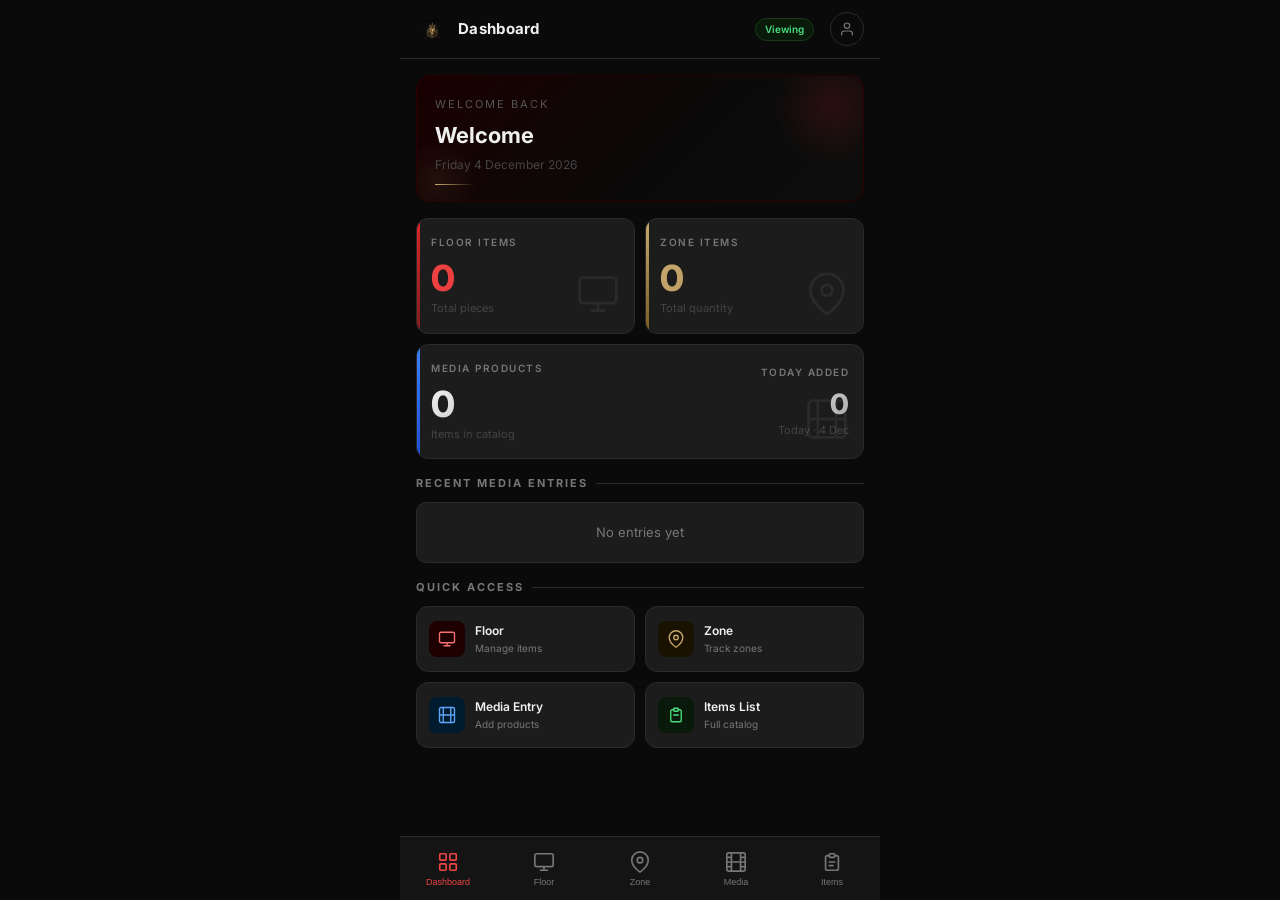
<file: index.html>
<!DOCTYPE html><html><head><meta http-equiv="refresh" content="0;url=dashboard.html"><meta name="viewport" content="width=device-width,initial-scale=1"></head><body><script>location.href="dashboard.html"</script></body></html>
</file>
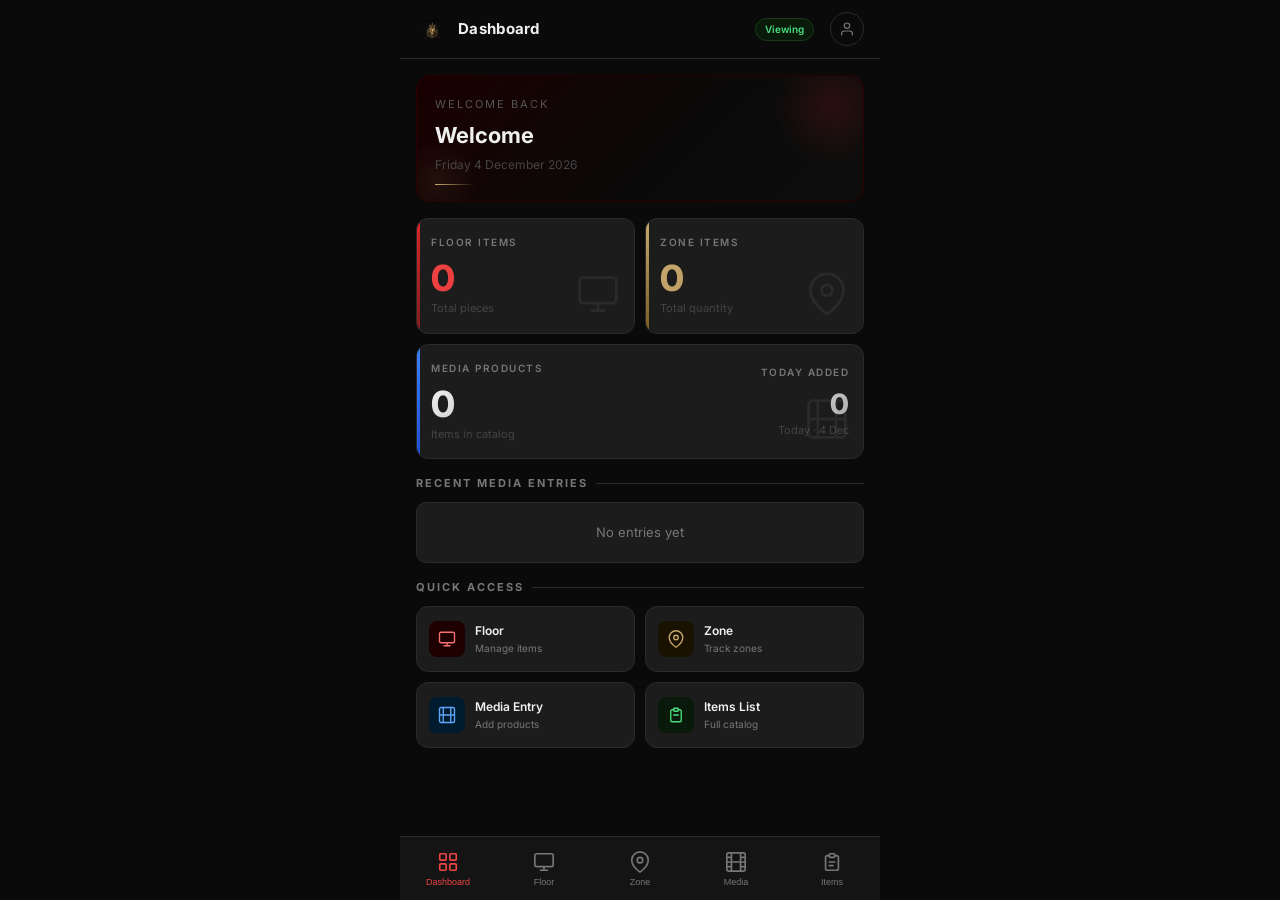
<file: dashboard.html>
<!DOCTYPE html>
<html lang="en">
<head>
<meta charset="UTF-8">
<meta name="viewport" content="width=device-width,initial-scale=1,maximum-scale=1,user-scalable=no">
<title>Dashboard - Thrift Kings</title>
<link rel="stylesheet" href="style.css">
<script>window._tkLogo="iVBORw0KGgoAAAANSUhEUgAAAJYAAACWCAYAAAA8AXHiAAAQAElEQVR4Aex9B5xU1fX/903vvW3vsI1dYOkoomIXNSCxxGjUqInR+E8z0Vhi1DS7ibFETWJX7A0By6p0WLaxvdfZ2em9z/zPHUWNsUB+iKzu+7w79717z23nfuecc8+ZBR6mr2kOfAUcmAbWV8DU6S6BaWBNo+Ar4cA0sL4Stk53Og2saQx8JRyYBtZXwtbpTqeB9W3BwEFe5zSwDjLDvy3DTQPr27LTB3md08A6yAz/tgw3Daxvy04f5HVOA+sgM/zbMtw0sL4tO32Q1zkNrIPM8I+H+2Y/TQPrm72/X9vqpoH1tbH+mz3wNLC+2fv7ta1uGlhfG+u/2QNPA+ubvb9f2+qmgfW1sf6bPfA0sD7e3+mnA8iBaWAdQGZOd/UxB6aB9TEvpp8OIAemgXUAmTnd1cccmAbWx7yYfjqAHJgG1gFk5nRXH3NgGlgf82L66QBy4FAD1n/M5wCuc7qrg8yBg76RGoX0ziMOm/f2skVzR49ctvC5urmzXphdU72xID/71fLy0gctFsNJer1mVU5O1t91GvVDSqXsGZ1Ot8hsNF5jNBgfLMgveEAhk/2tsLBQo1Vrr9JpNL8rLS79W0FO3sN6je6hvJy8a00m0zl7+VhQUPAdo954Z35u/h/VSuXNarVam2s2z9JrtXebDIZbsszmByg9mpeT84fC/Pw/UH5tSUnJkiyj+U6dVnufxWx5Kjc795YZZWWM/lG9TncX0d9ksViMe8fYm+fl5ZUoZApqY/6rWql+2GK0nJCTk7PYoNP9RafV3SISiG5htLSeJVKx9Na83Ly/qhSqe9k7KxfwBH+mdf5Bo1L9rbig+HusjOZ+tU6ludOo199dkFtwwvLlywU5WVlXaVSau7JM5sdLS0sfys3NfYTSRYyeJZrbCXK5/E6DwXCHUqm8TavV3kR8mMvqDlbiHayB9o5TUlxwxbatu47sH+zTb960fVVzY+tpLrdz+fDw+EndXb3nx+OR/ng8OjY+Zv2x2+O9gMfx1kSj0QGPx2OIRiIX2iYmLorHk7MHBwc9iUSqNBQKX9/X3/sTfzCwIBQOrpqctP3e43I/SoxdwcZMJBKCYDBw2cjo8G98fv8FQqEwEaZCl9t9jsPh/OWEzXaRQCA8enLSftXw8MhVPo9PGQ6Hm5xu1489bs/FsWj06IkJ6y8HBwYvD4XCR1PZT6nNGRMTE3bW/ycTzTMADidM2iYv8/m958pVcp9YLJY7Xa5f+bzeXyYSMTGjp+HtkWj4R6OjI5cFAv4LUqlUkJUnU4mSSbv9Kq/P9xN/wCtkZQ6nfbnb57nC4XReTmsSdu5p/6PT6fqDz+f9qdfvqyY+LBgdHf2+zWa7p7Ky8qqKioplbrf7iWAweIXX6/1OPB4/j95/OzQ0tNZoNCpYnwcjHXRgKeSyh9VyUbtapVjESwMSCQ8CjndLcX7efRIhf8DpDPT6fOHteo06qJLLwAe3g5hkU6hUtwQDfsRjUWjVyhdAFz+ZfCxK7xKxJGrU6y7Pzc39jUqlQjKZhEwmixAJxsbG1lI+LuALIBKJWhwOh9/pdHZwHG9QKpUiJzunSaNW/Zjj8bxppKHRqF4YHx8PJRLxFw0G/Y0qjfpyPp+fJIDbjGbTaSKR+GUOYH1St/95TxKqw6FgC4GXVfT39fVtlhBqOXBIppIbU8BPWYXP5+uhvI3mDT6P30NfmmZ6h1aje10uk0MoEELA58dZGUnZv2VZsmI0vrO9q/3lYCSk4fF44AsEtrz8/MPyKdFaHQQgoUQi0RJ4EiKRSENtUzU1NefT8+uU6BVJu90eYA8HIx10YEkl0r9M+mJVSV/QyxaYjKeI6Wlh3/[base64]/358WCAQpKvfS2PeTRGS81rP+DlY66MB6453NXWxxIqkyL0X8TySBWCKRmYfLF97G6iglOT5fmiZWcnxeRk3EiCyJJNJMzPHTVqJBNBbLJ4azRyil0iDHpXOlUjFS6SQEAq48UwGIxGIhx+PTWzoppc/MTe1SlJBOMhwjPTE5eUsK6bliufgdRtA/NtbNcj4/LQBHNQAJEb6MlZFk6mf5Z6V4KhGOETBqamsNJBGvsTvs80OR8EuTTmdGyu5tI1cqST6yt1SCPtOUAE6gBF1ajRapVKrSrDefKhWJiAsAn8dXURXS6bSUSSyhQCjT0MXKKC3SaXR/iYViNo/HM5dHaM3JyhZ43d4bSPpuJrI8su/uJzoepYNyH7SBPr0a2k6OlbEvdzKVInixt48TMZA0B4hF3FyRkL9Fr9NspI0i1SlBMp3MA11imXCEvqgg4ECiUPBIJfjC4Si0WnWE2rMNQ2kp64LLbBzHywxJLTN3poxUyPwso/6Zkvz8n7JSslfCLN+bqJ80x33Qjp4/eNhb+Rk50Yg5jgNJDh71dYVQKGQgyf00Kdk/KY7jwOeT3sMHVyqdIBRxjB6kOjl6/wkBTM2AxsDEqOjLE2ESjT0TiD6Syk6389e9g70vpRNpjs/nhwn8JOnGT6YJb2V9xBKxq6kN4ykV0dNXfO8fsA7gZJJcIsVWyXY3GY9nQPDJ7okZmdc0IY9shDlkGOcHAiFSXRGIheIMfTAYzqhJUlWIhIJX+X2+nwoEPIhFol9lWydfZh0kEoUcXTxK7JUNx3JCGzIpHIlKHA7nmkm34wR8xkWzTH64qQxgH7X/DNJMUSKRELCxxsbGQNIiAxJSS1VZWVkFGYKPP1JkjLO5MlmaKaV28TTJMcqhVql3O1zOY4hJF7J3AlNmbJFIEhMJRUxdhqhR5guZbbE8lJ+bfz29wzppfYGQeDip2YyEJMm2yOv2tOj1+stYPaVMP5R/pffXBizagI8WRiDiPnr58IEARRsJMsQTval0uDgSjR/PQCMSCUCAtDEytUKdw/JEIkW2WHjF6Oi4hW1WLJHe2ADEWR2dmogcmf55HO0aK/wgZTZFrVJ6FTL5LTqd7rkPij/1SVqQbeyHpV+6KSQtmPGcIafNZLYOSGpJaI3HZAo//CBDO0k20YdvH2RymSzG7MhwOORMplP3UCmp6IllLreLFkD6mAqIB1wsHgOTYgaDIUssFDW73Z4L6NT7u8KCwtuZO8LhcDTQRFcp5Mo/0ZciSCpf63I6b2SuFurioNxfG7DScdA+712j4KNv7d6SdIqEfoqDgC8WhUKwEhB3MgAlyNgX8ATEN8DvC7XzOD74PD7SCfw9Lzf/uWAgjGQ8ecHeflhOipZ4y5H0YAYaK6GUJqxRcvv8Le5g8MqhodHPMchTPAIFNQAIYJlx8QUXjyeMJJOMjIcZM8p/aTSaPSRZSdKGV36yWSRC1hh9IeKJlGBvucfjFySSKcRiyRAZ4I8LeMLH+TwhSTVmGvIyX5R4PC3kwEc8niTtrzDz+PxWiURCfBJAIhKOT46OzjLpDA/Q6dDiD/qvEggEW+jABLpCpH7dlB+Um3dQRvmMQWKpjxnK57iPmPsJUu5DtZBhBkmifPZtJoQwo93A6ERikZHltOFIIPW8L+C7MZFMgM/nsdMlIYfVkumdolapFNkthNRMEUh0sWNAmix7wV66D2v+M6O+hQl2wqBigSDFp+zLbn48nsGAJzvb8ohcrtjObMNgMLSYbfbexhKJOMN7kszJvWUk2fb2z5AZJfzcmkwl/ckkHVrIbGd0BBQpn09fpHTaR9K4hU685wQDgQm27jR4HF8q9dJh4SI+eG9XV1ebs7KzU0QDAZ8fYe0PVuIdrIE+PU4ikaDNpQ2mbeX43H/NgzaUMZepwgzjaXP4KQIHA5dIKJxg/XECsm/JBmNMFfH5ZdnZ2R1iochFm5UjgqiS0VCis0EqlqbR0kl2DqWSD+7MmLFoQv7B62d/0mYLaQiSbYDowxPaZ1N+UEqAUdLcmXRLWK1Wj9FoeIYBjeZuJIm76gMqMNcAj9ERH6J7y3gkesUiMZupmJVRu2aVQvkWWx/5vISsjC/gSxnQSI0myU/FRBniyQRfLpMTr5IJGsdD/UZtdluFXqNfnZeTK2U8SyZTB82HxeaZYS57+DoSkx8ceOB4/[base64]//7hK/wB/6V0ajpn7zsZvZcHwyEdXyCAw+k0UAxuWSwV+z1fKABtNJxu93G0GaWBQOASjscDx+cFrDbraoqRHeH2ui3ULk3OzfPIuFWSg/A34HHgeLxkOBpeRpsyPxNL5LgsQkkqFkvQ0KaPxt47B5YXF2flj4yMXcrnM8mI9Mjw8G2s/PNScXHZSWQbVZPEjBLAeLt3N13e3z/I7D0/lcUCAf+pZEDPU6v1K+i9lKROKhKLmqjN91mfdqfrbJpTlEdgcwU9a1iZddJ2GYlLZlQmBweHrxZKJM97fN7JRCoZbuvouLZvoO+Xcfqy0RljOBAJPUZSboTa76R+QvXvvbukqaWZH0vEo+DhDtbfPqb/Mxnv/9zD/9BBb29vlC8UrVRrtAUGk9FMQdJ8Pp//0amMnp/R6/VFBAA5qbcC+mo3EUBW0ruOgMHuxeQj6qW6hfSNNlOgN5eC0osofvcu9VVLDkE11RnodOQn8N1Agdg8kloyosv2+Xw7ycfzmNFoZFJPUlCoKbBaJx//rGX091uHaYM0iWRaMLcuW1U9axaz3T6LNFPW39/zWnFxYTaQklgspmy73Xb12NjInyory8kWTMnIv2YkA3qX1+t8UyIRkSROiTUalYHKHmIdmEz6c8gu0yWTcWEw6L+FlVFfdWazUWE06k1W69i1Q0P9z5eWFtPcU7J0OstCNEza8YuKimbQendRTLAjmUwuoHI5gZdpAj49S8lb/xfKD9r9tQCLrY42uIdCJMMUPJ0kf88IAeUjxyRtvI1AMkjlIUojBEQf0QWHh4fdxDw/pXHWB5VHCTiTLKzBEiujPr1U76d2zM/DitK0cW56iNEYLsoz9useOgAAEABJREFUNxuDHuIUy/[base64]/Ofz71gLr2GOPla9Zs0b0OXz5qPihtet75yxbea5MGLf96dor37z0ovPJue9zPLd+xzX/qq+PfET4+Q/c51d9c2u+tcAK+iYfff+t9W8RuBRftr0UTOYfefhyp9s+uSLsC2gXLJy/88vasPpTTzxxVmlR/vvHHXfMj9j7tyl9a4FVVlLGqyyvWBhxOOpPOfLI29Ycd5zu8zZeFQ6LrKMu7T8eeAw7duxCLBIu/jxaVn7O6ccvv+DsU/5tNojXCvixuXqNKMXKv03pGwusZcuWUSzu87eSotO7Fy2s482ZXTlHJucvWbt+/Ufhnk+3iiP8M7snUNneM4KG5hb2M5XFv/3V+Wd8mm7vu0GjNIT8zpPr6qqKiouyonKVdM/eus/Jv3Hq8hsLLL/L9h2zUfn8kYcvPPWzNtM5YdNv2fyevbKyYDIvT8WCtf9FtnJlnez80466LIHExd5YUMB+0DTp9SASj5nT0dgvLjnrpM/+VUSBpXHmzKJkIh7u39Pa6Ij4PCxY/F/9H77o8B9q1LrnZ8+efeJ/VU7xgm8ssBr3dN1dVlq6dnxi9OKjly8885xVJ8+9/vrrP1rvEy+9fsWsmorL331nvSLgc5efsKz6jOWzCzXLCwslh9dVZK2YW3w+zxVd53FP3tzW3pT39IvrkRIALn8ML77wElp3Nc1PRsJ/Xn3U4ntPW3HY8jWLF0u/d8JC1cVrVuQ7nZNXpOMJ3Vsb3tKdvur08x59+s3n8eH1gzVrLGvWnFq5+oQT5nR2tJw+u6r8901NTa99WP2NyT5i9DdmRZ9YyKatjU8KBYK29+u33xoOB39qtw+ZPlGNvz649lmP09vr8/jlXofrjlA0umkyZu8SJAPruHT4vmTSu8znn1AFQk7U1OagorIIM2cUQ6s1YnzMBtu4NTsUtv0oFhp7ISFyNQ8N9bTZxoe3D/UMXd7V1sfPNuY33v73Z7d+ckypmlvBSwTve+vtdY+VlmbV12/Z0vTJ+m/K8zcaWGyTJELJQ1WVhXsMJt36e/7+L9v113/sYlixqLqit7ff9PabuzAxPp7ld9urZpTm5MfjvlqROC2KJ8JIJpPwOP0Y6BpD864BdLX2o6tjAKEI1SEJp2MMAkFUMzrSUxaP+HO7O7str762Dc5JO+x2u+HSNWvkbB57070PPvO40aTtsGSrHWKl5da95d+0/BsPrF0tXV1Siezpnp7+Cy+76IyyYL9ESC4G/inL55ZGAt6/R4PRbItehuryQhTn67FwYRV+dOl5OP+SH8KQnY1wJI2QF4iSgZWtBHQyQMgDRm1BRBHGylNOxIU/OAc/u/wnOHzpIuRkaVCYK4BtYhQtTbvrhsd671qzZrEUH15XXPq9ec3NTbXlM8oerK+vT3xY/I3LiEXfuDX914ICCcEzAZ83OTo4+niIF7g17hrcYJ0Y2xCNhZbn52XjqOVLcPGF38eTj/0TK08+HqlUCj09vYjGAJ3WhFNPPgbX/eIiLF1Yh++uPgk/ufRsHHn0LEhkUnR2dqK3qxelJUW45rdX4a9334ErLr8UxUU50KqlGBsfuMA97HrvtOOW3HnemSf9vXH37gfTKcHQi+t3PfpfE/0GFXwrgNXS0hKMxZOPbN68ufqdt9/+UWtb81E+v6toztwq/PDis3DppefDaFDjqSeexP33/AOP//sZ1L+1Dbt3tqC9vRulZcUoLslFZ1crdjVsxZzaakjEQrQ2d6O5oQMb1r2NX1/5W9x9513YtXM7Fi2pw6233YzvfvdkGE0K2B3j83q7265Y9/rrP25u6pDIRco/fIMw9JlLmXLAWrhwoeozV4IvLm3qGnqcDPn1yWQcpaXFWLJkEcrLZ0Io4uHlV57H888/j507d6KyvArtzZNo2D4I9heHSqkAAwM98AT9MGVnYUZ5ZeZP530uJ8TkfXJNAh3tHpiNJsjlcrz00gt46B8P4J23NxAYizB7Tg1yc7ORTqfJ6Nemy0rL3l6/aUfzF8/2v2vnz59vWb58+ZdGCf675ddTMuWA5Xa7zygrK7uGmEyH//1jmlgsu0+lUrl6erpoo5Po6+vDHbf/Ddu3N0Mm12DC5oTX48CiBSasOnkmVh63EN//3qnwhbx46LEnMDDhxNbdrXj51fUwKJS45LyzcMkPT0LNLANUCgV6OqnfRBpFRSV48YVXcfttd9HJ0Q6FVAWfN0jAUzqEEtk/92/WAK3VEIvFLvV6vYv2t+3XRT/lgGUymVoIWPzh4eEn6urqyveHcWkuXdXeOaGbUVoBh8ODXTt2o22PA0NDYxBKFSgqK4PL60PZzBkwWwzQ61QYGx1AOOjG2IQVw9YA+oe8sE5MIMtsgH1iBDKxCDQPKNVq5BUUoXRGOYYGR7Gr0YWhIR/27NlDU0wxaUVqdUjrdbm/NPBNDT66qe+F9PJLWnd2VlaWg56nxD3lgBWNRodkElmMx3FLe7o6nlywYM5Z+8ppg173hFEn7dRqLHDafOjr9mDRohlYsGgRgqFQBlxitQ7+BIfmzj5s3bETPo8bQY8LyWgayw+vRVVtAbwhP/xRL1radqO+vh79fcPgOB7UWi1M5lwkUkKsWXUY8vN0GB8Nw6BXIx4LQ6Hg3o9A0Lqv862omHFaa+Pu+4QC3kkCHpcKhUK9+9r266abcsAiO2jCah0T5GTn8CRS6exIMHhdVUXppfvCyIaOIatSqd64/[base64]/fD6E9AY81E4s6yHnxbWf9HcWN3y5cs1tVUVv29qab7eHwiVzJs3LzkxMRHU6lUbWf1USVMSWLsaG1+enLTVV5RXOaOxJFwuT67L6/11IpZYS6enqi9ivkbJt09MjCfXrn0azz77Mhx2DyrKa3HCcSfglJNPRNgXxp4WB4b6Jsl+UsFqswM8jv2iAU4PEAglkEwD0WgcLrcPsTQf3SThGpodyM7Lwcknn0SnzXIIhWJMTjqxY1cL/vXoC+Rojfs6x8acXzS3GTOKFtht1idGR8d+nkqlTfl5ucjLyxuw2SdfX7fuzcYvanuo1X2VwPpK1yqXKJ/TanVPz5hZHorEEhgbs6r9/sBKp9P9wKxZs077rMGzs7NlrkD0Lq83bjabjTAaNQSUJDo7RpBKiBEJ8JBlLIFOKiTVCPI/+ZBfWIiauloYs82YUWFCRVUZTBYLaufWILcgl4bhIUZSrbJSQydLOYLhMMLRGNrbugBODD5PBCEfGBkdqdJoVOcWFhZK8BlXTU3l0akkHhodHjnB4/XJ9Totli5dGuzvH2iTK3kPfkaTQ7qId0jP7gsmV7+5flswHHwyP6/gFYPBQpQCeDwe8Hi8JQKB6C/VFRWZf2iDKjJ3gUl9q9c63m+fDJ0nlQHDo+NkaJshVaoyJ8FXX30d79e/i+7OHmQRcDRqcj/YHUjzeXD5/Ogi14TXFyRbyY2u7j5EYjEkEnF47E6YCATs391o79iDzZs3o3VPG8jrAI7jky+MB4VMDC6ZlCSjvod9LuvWohxL5h/8yEyMPiory3/g9fge8vv91Uy9q5QKzJkzB36/bxufz/9rfX2Dg8im1D1lgcW4TJu4ORgMv75o8ZIt8+bOT6TTHAIEApt1okypVF63aN7c2+dUV89TirDN7/f+Qq+XmKur8/HjH/8QJ554LARiHsRyAUorCzFvYTVyKVbI8SPoJdWW4sXA8VNwB3zo6u2F05VGJM6D2xPGpN2H0fFJOEhNCpNRyLgE+nvCiIRiMFpMsOTloKKyGhKJBHVza7HmtONwxqojUZKn5Id80dmxiOeZmplF65bMnz3/sEWLrg96vXem4okCx6QjY/gfd9xxsGRZWpwu1zPvb936FlvrVEtTGljE7LRUIX5zeHi0ndTfXXn5+QnbpI3A5SFVtKc04Pf9rG3Pnh16rWYhUy1HHnE4fv7zn4NUIuQqJSorKxEK+9CweydJol5UEejWrDmG4oVzEImFSDJZ0di4mzzyE+TLApKxMEKhIPweHxnyTdixfRM8zgik/CjOP2sOTjx+MeRSPsbHhtHR2Upe/DJolGLk0UHg+KOX4pqrfo5acqaajGoKDw0cPzo6ts3lsv9uctKuHrdm/i05rFy5MqRSqhree/fdTZu2bn+A1jgl76kOLGzcuHE8z5z350nbpGfJ4sVXC8ALR0JhhIIhTIyNobqimHM5PXC73aitrYVarcaGjRux9rnn8NwLL0AqEeD7Z5+CGaVGki65kIi9OOvMFXjkX7fi+ONnIeCyY0YRDyLa3rA3AYUQEPMBtYxDfrYWN11zJv5+x/WoLjejssSE5YfNxUnHH47TVh5LwekWPLv2RTz/7JPo6e2CUa+D2WjAYL8NRQUG8pG5eEODg+A4Dnw6IBQVFozpdfpl72/ZtGlgZOwnmMIXbwrP/aOpv7x+bW86FX/RaZsUrTzxhEt0apVLq5KTrWSCTCpGVpYekRDwzDPPkpE/hvPOOw/[base64]/NL8f0cS0YJjjz3m+uwsczzo92XUXYSkF6Np2TOIP/zpL3jznXpk5eZh2bI6MsABg1KF2RXlUEjSWNN2HCAAABAASURBVDi/HBaTAs8+/RhuuO63mF8zC0vnzsKMHAl+9qOTcP6Zi5FnSmLJ/JmIBp346S8uwTvvbUTd3HLkZKmhIkm2aE45tDKALwCOO+lkJHli3Pfg47jvoefhDwPpFIhOAZ1CgZA/gLPPOrPZaDRd29zaWjk0MnZNfX17gM13yqTPmCjvM8qmbNGDDz44OrOw8CWFTLrke2edud1F6i/o88FisUBGG52ilU1O+vDwP5/C4088A5FQAqUEOO/cc0iqZYEZ/x6/B0cedQT4Ij5ef30zfnftdeAlY8g1yFGaq0ZlqQlycQy9nW248spbEAjGUVFTjioCII8TQEye+cMOW4ajjqmCkPRnd18/HqGxXl63E/4goKIB+cR1IV+U+ZWpXq9n83P29fee3NDc/CeaInnJ6HOK37TEA7+C/Pz8c8meOWf+/EU/qKtbcN7cufPPnzdvwYX0/EOW6P2ivamuru6H8+bMu3D+3Lnnz587/wcLFiw4l5yc5yxcuPBMSqeT5/n0FStWqPd1lpF4pLa6vOiaN9/aUJGfY0EqmURxSSHMJjOUcg48so8iMcDhDOC1NzajZIYJs+fPhd3tJ9eDCSK5EXklFThixXGorCnAtm2DeOWll6GRy6GSiJBDpz4ulSZV9zQEBBxLTj6OOPpk6AzFgFBHDlMF5OosLD3ieMg0Krz9bgsGhr2QKQnBfA4+fwTFxaUoLCwEj8eDx+WGy+EUFpfN/H/HHXnkSdjH65ilS7OrqyvPmTdv4ek1VTWriXeramvnfqe2unYV8XP1nJo5q1k55afT++kL5y3M0LCc3lezfNH8RauIvydQUP8s4nXdPg69T2S8faLaD6KZM2dm0yntqtbWtn/t3Lnjwd27Gx6ik9U/Ghoa7qfn+xoadt1H+b0fpYaG+xoad92/a/fuf+zavfPBHTt2PLRr165/7ty58xFKj9PzHTabrXRfpvCjc8/N2bSp/kxOLIzWVFVJVWoFxfRk0Ol0CIfD8AVJGJCRLJHyIZVLQaYOnD4PNm9rwHMvvot/ProOO5tG0T8aQsGMWVDpTTj+5AXoG+jHtq1bkTuznMI5STCfFwkn1M6Zh9yCcmj1hWjeM4IXXt2EB/79Mh5buxGdAzZ0DfkgEAMSUo/JRApxcm4xqSkh8anQKKHSqkB2O3JyciR6udxos9vO3Zd1Mpre0aFVHe3tD7Q2Nz/e2rbniabm5ifbWlufatnT+mRD4+4nKST0ZFd395PNLS1P0PsTO3btfHJ3Y+NTLKcylj+1feeOp4i/L/X09Pxr+/btp7N+D1Q64MDq6uoanzOndllxcaFu1qwqIyU1SxUVMzUlJfN0dXVz9MXFc/SzZ9cYCgtrDEXFxfoZM2dqK8h1PaumRp2bm6sqKChQlpeXK5YtWyYnl0BJa2trw74sOBUOB3xed2F3V1dLNBaWsaCxy+UCtacAsw9ssVqtlsCmQDSegFAIDI3F8Pzr72NjfQ9uvuN9XPbz+3DtTQ/hjfcaIVDqEOfSWLLscKT5Avitk+jo6YGAQHnS6lOwp68XBlMh/vb3x3HeD2/G1b97AQ89Xo8nXnwfb23eA4FQgFAE0Gg04HEp5OWYoVer0Nvfi8Y9zYik4zBnWRAIBObXb3p/i0FvVOzLOhnNwNDo35IpKBYvXSRPIyWJJ2PiRCoupmeWRJRLovGINIWkNI0US5JkOpGpI1ohlbFEMhcsEfxxNev3QCXG6wPV10f9NDY22nt7e320oW72s2CW2tvbA729230NDQ3e/v4Gb1NTk2dwsMnT39/vJTD6WT2jGx0dDQ8ODkboPVZfX59g+Ucdf8HDBeecM1OsVitrZlWL1q97Rbdzxxba2DRs1hF0tnfTMyCVAEEylqVSKSQiMeJxQExlG9/eQxJnFCTP4HQC23aM4Z57nkfv4Chau7pIPYpRN38u+vp6kJOdje+u/i6GRseg1plx/8NP4vGnt8LjBak2UNAZGCTg7N7dhBgDr1gAkVACkYCA6XbA7fWRPyxENN0IBjwUDgpi03vvwOdyZFVUlClXrTx+/nGHH571BUv9ZFWqnnhEBWzqlP3HnaK35CcSe/8sOiLJ3F9UlyHYn4+vBFj7M4EDQXv88uXXv/7yS4++/+76t/NyssrmzJ6FkqJc8Lk49Ho52VdSCGmlBq0UWqUcxfl5KC0sgFIGRMkNccPVq/Gn35+Pc1cvxCnH12HJ3BIopBwam9rhphNlflkBLFlaFORZYFKqoZWqoBSrsX1HFzr7/cgvMaBujhnLFxnw0wtmkTviBzh8vhk0JFIELos5j/xkJWT0C2EmR5hRRfOQ86GhMbRKAdRyHmaVF2O0t+Pwxq2bXnr3/fc3HXVY3RpM4Yut/Sub/pyaOUcX5OauLS0serEor+Cm5cuXS2aXVy8vzS94pCy/8IqFpaUqo07zYH5Ozh1FudmPza6qOu9/[base64]/wMh4ZjGb784yZ/0jJydHDwBkThyVn5v/D7J5l7L6koKSJSqF4nGi+Q17Z4lof1RcXDyDPR/o9JUCa9I+sYY84qulEulwbl6eEMnkmXs696wzmiwGoVhcHpeocowGU7vb5bzU6fWuDCeiif9lgeRYfLBiZt4PCguLH8jKyoLJZCJHqJVUXQLsPRKJgM8XQiQChWI6yN6yQ6lUIhIFKspykGVkNpAP4+MtePudp/HG+g1wUDxQKgUCJNFsdg988QhSUj4SYg4OCusM2d0IUfs4hX5amoewY+vb6GzbDafNBi6dxMwZpbRcak++NAEvCevEOCYdNoTIU6tUK0B2DjgBB1L7IFMAarUaHo8notNqbz3x5BPOEwgE9n3lhVqp/pWALyjSaDQ142Nj782na3x07HmtVisge/OxGUUzFoxPjN2o1mhcNtvEH4oLC+8sLiz+NdHeQ0HvRfs6zv7QfaXAkisUnFKljIXCwRq+SHC9PxR6nCYX6e3pngekyxJhr7O9u/t2YmJfQWH+a11dvayeSPbvVmeb1139x7/aRRLpy36/P0i2HYipkBIy4qSKSkpKkJ+fj5KSYsycWZzZRBcZ9TIxkEPGs0GvQUG+CatWHYPzz/sOqquUkJBhL6BpCDlQeCiIWCxG9pgMArKZIvEwouEAhHxSpUGQoxNYvHAWjjpyCWhPoVHraLxcmIwA2e+IRvwwGjR0OtWguLQIJhozKzcH0WgUzMcWJ2Nvy5YtMBgMDoFEPOZye8U5Odmv0/D7dHv93ltKZ5St8ft86VNXntLpsjvuBgfbjPIZl1MHBo6Pi8LRyNEqtfouHo9ryc7K6ukf7P8zBy4oFArlRHPAb94B7/ETHcbjKXUwFElYsvI3EHjE2dnZ6rO++70/rl5zxpbh4bGjPeHwzxi5zx/QJxJJ2iaA/CmqY4891sTK9zXdd999k4w2HvZLaIy0RCKDXKbM/FIgkUggQo4riUSSARvVg8/nkzSLIhxFhiYUDJKRP0FgCYEju8ygEaO2UoHyQilEpC5NKjmUAiniwSjiviBUBK58gxQCkq/F2RzZR0pIxEAqEaX2HHxEk0ikoNMrESZ1qaBAtJxOkhUVFTBbjNDo1Bn3h1ypgJz8YwSozJzodCge7OtWBT3JrqKq+a9gH69ZZbOKW5pa3xMIRaoUh0vlCtUYjS/0er0ygCczWkwvV1TMOrG9rWNH3bz5DZu2bv377NmzNRzHT/N4PKLZx4H2g+wrBZbP6x0KhcPpzq7Oldve3/rc+ND4mmeeXfv99evXz1KqVK1ajea1D+caT8YTfvZstY7/paur41z2vL+psbnldrvdrqATKd7YsA0TE5MkOQoxOTmJjo4ujFFQuqOjA+l0CmazOWNch4IJdHcPIkYnRJMlC/QFwNw5s3DW6adBp5TDpAEqZ1RBpcshH5aQTnQc8kw5WFhbAzWp1tWnnIwzVq9GYX4O1Dot2WAyTJLzdXhoDD5vgGw8gE8qj6lj8hlhaGQEbe3tcHncBEYZ2F9Sb926C0VFRRgZGTHSnE/44z33OG+44YYU9vFq62n7Bam0qqHhIdUrL7/2slAsuFAmlQ1v3PBmk1gsecNqtTZ1d3b8k7qL7tix88ic7Lx/et2+m1LplGJsbOxicvGUUt0Bvb9SYBUWF9xQUFiTN0NeelRe8YwLG1oa7o2mYjXZFsMpFrX86Ob29k1sNYuWLq3IzjXdxJ4XLlT+NDc3/372vN8pDZNMJstIgWgMiJCqYfaLiIwrmy1Im0hSKRomYKUzYFOrBBgYmMT6jTvw2rr34fHHUFlVgzlz6qCUqtDW4EBhbikUYiOi3jQBwQihUI1oJAWj2gijDujY08ZUGKpqa1FeNRs9AxN4/Y1N2LFrD0gLk40HpBJJuFwe8ldF0bqH2X5xiEUyOkz4wIEP0rIYGhrK/H5LIpEWXnnBBUrsx1VdU31lbn5OYVa2ZXFefuXxzKUTDAeWFxZVzolEQyf19fWN5BXkFhRlFS4sr5i5VCoTXzIw1H/Z3Lo5EjIZjiAXT+9+DLdPpLx9ovofiWiBoUHyVW0d3Rru6Ggc+rCb9OadO9sae3vtH76zX1366+spdkIFa9e2xzZv3pyRXvS6X3cwGBQxYDHpwGVa8tDZ0Y2x8QlUVuYjN1eZ+XcZnOSsMhv1ZFynsWtXF9o7x/H0c1uw8Z1dSEFG/qoxvPXmu2AiLZ4QYHdLL956vxVjLh7GnRzqN7ehuWMAfpplU2s/xshxarV7MDBux/Ov1eOZF9/Glp2tsE2mCUByRKNxxGNJSGRSlM80QaPRIUChnZFhK0m0BCWATnEZaZlGWv6Xhx+mnjML2KcP5v8jKW0fHx8fGR7++D+SGhjYY9vbweDgYKTf2j9MEttKtFFWTvsTJwk/wZ4PdPrKgEUec1IUmeky24lHrgZBXV2dkJWXlpaK96bCwkIJK2f1a9as4e/Nr7/+et7elOnlcz4u+cG5l//q8kvOIu8ep9VqyHaJ0kbGkJerINUyBvaHD6ef/l2Ulc6ETqdDdXU1CovyybZSQiwWI0CSra1jDKPE3u4+B7r7HbDaAxTq8YHiy3hzcyeuvfku3PzXp/DT3/4dN/[base64]/8cYbIjfffGOIbI3eI45Yshifur73ve/lFuZmvdfX27NaKOBxv7v+Z1qpSCxIpT4wTXg8HqmfeAZIzMYSknU9a9YsOhXOhJg2c2JigmwiNdLEAb5MAHcEaGofRTAqxs7dbWhqGSFDG8jJoe+FWIjuQR/e3zmGVza0YXgihfJKDfRmAQQiYOeu3bBO+mFzxtDRnwS5uKBQy8l/FUOaE0EqVSCVBDQaLUnNXHDgkwoeBFOHQoor+Xw+MEnL5u4NeLNlSdmIRqe19vf1/7i0KOuZxYsX6/Cpy6A1/YgDzyfgicMcBNEPU4zymJAvifEgjFFd5p2VUYrTe5zlLMmlKnrmxQHEyK5MUP4XSgfs5h2wnj7REX0LbxVLRb+RKxTXGYzG3+kNhhso/d5gMt7IktFsuoklc5bl5qwsy03ZlLKyLTdRujE3N/vGgoK8G/IKCm7ILyy8oaio4B63O9D3ie4zjy677UcBvz+rbEbJJX+4494nErawtKe7WzVEtoper4c34EeYpNGe1nbs2rmb1O2WTMyQ1AZ6erqQSMbgD/pQUVMAhU4DngDo7JnE5q3NaG7uJ0AB5513DG78/c8wn5ymrC/mOmC45dMMzly1HNdddRGOWj6TbCUvtmzZTWCkaRJHpQo1svOKUFpaTiowDY/bR/ZVANu2bcWOHTtAwXU0Ne6h5xZq6webL3M9UHgLzklHddrtThRVzbtv/rwFm6wTtnnJZORkGvI/br1Ju0WjUv9GKpdcJldI/p9SJfuVWqNi6UqRRPRrnUH7G6FY8Bu9QXeVSq28mnh7Ne3J1fR+tUIpvzqF5FUyufzXCoXiZ4lE4jq5XP7mfwzwf3zh/R/bf2bzaDT0QDAYvC0Q8N1kt9tucjgmb6T0+8nJiRtYmpgYv4Elsgl+Nzo+Tmnid+PjEzdQ+v3o6Pjvh4ZGbhoaGLq5v7f/jwMDQ7e1tLRMfnqggf6BxSXFJbp4NPL7n1187tlN7Q1veH0+UzKZJEkgJV+VBnI6SAcCUVjJBhKRAU9zgsPhAPNvicViZJEzlfw7GLM7kCROODwpPLv2FdAjTjp2KU48eiHqaopwzJELUV4kR5y+3wpyKxyxKB/LF1egdqYFZ55+PObOqcKO7f147dW3IKB6J8UDx0kiJsljr1bpyCiXgQxmSKQCTDqCkCkV1BfNU8wHn1wfZWVlMBqNmSW2d7TXtQWsr471NF+XSieXmIxGiUgiLstUfuKDDiUtbp/7736/9yFyU9xLUu9uj8d1F6U7g0HfHcTv28Lh4G2U3+r1um8ZHx+9JRj030Lvt1CbW6juVnq/ndreQ93eTLzZQPkBu3kHrKeD3FE6ndo6Nj4me/fdd79b/279v8kgrWZTSJIrIYU0mGopLs4lO0cKnpAHjUYDCl+QraOFjbzjg/0joM3A+ISdNl0OvoiPNAeEwsDKkw/DAnI56OUSSHgxHH34bFzx47NQUczh2COKcPXPfoAZFjkU8CPXIMFxRy1Fzaw8OFxpcMRRqUyIZCqGCes47DRWN7k6kiQhZXIxKqpzwWeij+NgtmSBpAUdAvyQkJ+NuRyY4/bNjZuO2bBh4/Ub33yT/TkYqTTBW2xtUykRG6bSdD+ea1Zewd/IY91M4Rvam4SAORkZmJidIiDDJxZNZNwK7J1tWDqdBn0rEWa/y/LFwKOV22yTGelWXV0D8quR9ABqavKw4qijEfA40dvdBl46BqVCjLp5s0kKymGx6FBTNwvpRBj8dBh7mraQv0uIM1adDq2CDBay1QoL81BZUUpuhBA5XSOgoREMeSFTCOF0OwA+QFII7EtgzsrJuD4YoMQkRcvLy8mYN8JkNiWzc3LGLBbLG/X1m+o/XvnUeCL2To2JfnqWZORPVFSU/[base64]/ORcykilQBBubwwatRw8TkBSwY6yslIsoQOmUCgEnw+IpUDt7GoKEI9AyAqo057uQXR0jSK/eA5mVs2HPxzDU2sfx803/5UAA/R0BnDttb/[base64]//HK68/kFc84d/48prb8H2hk6ctboMzzx8Lm678TjMLNDg0X+9gt/d/Ch+ddOjuOvfG/Dv5zYhSe2jYUDI8aFWqsAklkYFqBQizJ09BzKBhpIaeo0RGrUMEilHIIxh0uqA3mSGSCqjQ8DOC7mAva5/cOgS6m7K3rwpO/MPJy7SaPROq616wytv1HMcJ5fJZBSPG0acVNL8efPo5JdNTkiwP1ggdZciP1YZsrMtGcN9wm7POCaZqgyHUtBrNYhTvxH6cPlSsHsTCNHz2Wcfj1/[base64]/YajwPIF0SGdx7ZeMj8+nRwyAaGuLFRN5pa2tDW2QW/P4hkCggFk+DzJKQaZ5H7Q4hwMEj2ngEsOL540aJI3Zx5fyJHMROC08D6Ojiw+rBlFzQ3tZxit5PsIC82A0+YEKOQyzM/6CM3BNtb6Az6zJ/ZMwdle/sgAQTscIbRITecjijKSitIsgkzp0VwCQJLEmqtDscevxI9/Tb88OKbcOONd+C66/+Mm/[base64]/6kZVjgYg4G6fAc4SOiQUFuVi4aA5JNzWS5L6Qkn+MgW18fDITv4zHIlCQCvd6XJ1Lli1deOTyo87Oz82988W3312HKXrR8qfezKsKZ5w5b0blZWzma99fZ3/qvXcefui1N18L+GxP9vX1OZgXm0+nPPLsQyRERj3p9TpSVVJQEJzsrJmkfqQZY1tKjlGJVAy7Y5xAYces2jLk5WuhVgCj1ijuv/cRUmu9OPHE0/GjS7+DH/3kXGTlluHeBx7H+1t6MjYZj7g4a1Yl8gu0GBzqhc/vpmCzHFGK/6RokiqVDFVVFaionIncvKyMjSeX8wnAyPyryoWFhVSWHZPLFV2Pvby+95n1b725duPbL1BTLF++XJKj1947q6xiGXufKolYcohMdd+mwc8zWX7cN9h9d193z2UnlJaKWbOL6+oIPsDDL2/2V5VXNKuVKiTJeo+R1NJq1Rk1w+wm9usGndFAGxrLGM9SaiWjD7mUB497DDqtGDPLCyiVkK1jgk4txJA1gTvv/AfeeW8ngVFP3vVYBlR/+8dbSKRBak8BdqqsrCpFdo6Z1G4M7IQJjqx+mpxEBDic1kyZTCaGxWLKgEullmbULoW9QEFgjI6NOvOz82+lJrjglKXKvWvyWa3LyU68qKOn44ni/PyjWf1USFMKWCqF4lLb5MQfBRAYlXJFvl8gyUgtt0pVc+7xR9cwhpPKe8w2bk2nKWaoUCgy0ooFeJn9wk6MKTq20UaR+kpn/rhCIuNgNCohlwkJOGIkSD/KZBIwO405XOfOLoTdA6x94R3cc/8/cfudT6G51YrCPB1YPZNWJrOGfFJSRCIhMHvJYNDRuxBqJSAi6AdIPYZCAfLAp8EiAWlyxfPpcCAlPxqbI/O6EyKDHBJj7KdCNlfkUqdKNYOtx+1y/UQqlfKF4GeNjY0/bzFapoTdxWOTnyqJAqZMs0gEHA8UVJb29fZfwKQWP512btu58/aL16xQJxOJiwlcHAs2q+QKsmv0YKc1XzCAcdsE2EYyI1ujlJFTFJjNVF+BAQx0/f1u8nM54fWEScr4ccyxy5GTa4RSDrDwnsOXBMcRtygZTGYce9wKuD0BDPT3URsfXE4vrGQ3VVXNQt28WpgtarBfsmo0CjLS0xgdHYfPGyTp6MXiJYvATodCUsUUkyIbTaziS2TzR/fs+sHO7Q3nPPfOO21HzZmzzON2z2USLUmKm2w/RzoWj9IMDvmbd8jP8BMTJFTdo9MYTkhzXDPzsJMDtHwykf5LMhq1SaUS6Z493Q08nqDU7/NlfqYil8szanBwcBD9/f2ZE9nWrVszPYrFYpjMOhgMWlhIPdop/EOxaiRjHHq6+yGV8DBhnyQA81E1Kx+EZbB/Q8tgklMgW44Z5WVwuB0k+UAuhAidACcRj6Vp3Ai5EsLYK7lUKmTA3NfXD/ukBzarC83NbRlwyeWCTPySnWRpPaZwKHh7U2PTn9d8d/W6C1edWLC9sfGviWQy2+XxRc1my2uzZs8+2uZ1vp1ZwCH+MaWAxXg54XG8o9cb1wQSoc5YMsHrHOy7NCmX/+XkVafeShomm6RRXuPu5swP/JgkYCqwoqoSKo0awyPkWnA6CRhaUknkTlBqwOeEmLA6CRBhREkWjI5OQCSQI+BPEWACGZVYVJwHS5YY5ZV5yCXDvqgkmwArzPxxBlOFUokY1hEbYuE4tUtjYtyOaDAOASeAkAhUchXC/ji5NXwYJTqLMdel15rjQoEY6RSHRYsWZX5x0dTUlFNdXS3SaXS79rT3vCSXCGfFSann52Y/poXpLKofZDyYCmnKAYsxtd8+2pOVlfW9eDI1LuALBdt2br9sw4aNjxrMFukb69fTpkuYakGIAsOd3V0wGvVDtbNrAItA0QAADPpJREFUG1nbiYk0tCo1DHo9mK3jcgbgI9XHXAMapQgejwdmkwVxEo8To5MUvHaDIyN9/oLZMBiVKCvLQ2FRDkaGmQR0gf0yNDsrlyRPiIxwEYESBNIQ7Ow3XgkOPE4EiyWHpJaSDPgoeOBbU+D9vKuzZ6d1IojWtoEMqJiEG5+wUtuA6r3NW57u7OqpJQ9qWqNSbpTpkle02FqCmELXlAQW42+v1bpbKJXeFUnGo26fH4Mjw/L2jg4wN4NQLMLGtzYRKFwgv9XY0OjIy5Fo7Cdz584Yslg4OElqsY0U8AQEqgC0GgOBDCgpKSQQasEjw1qvVKKndzzzF9Hj4xMwG/UEGg4mgxrhkBejY8PwOD1IJACtWg25TAqTUQeTQQO1Qs6mSHMRoLiwGH6vD0ilCVQgOsnTIn30Gb/H/0auRZuUU7xwcGgEE5OT8PmCeOvtzZmAtslkgC8YdYhF4t+2tNimFKjY4nns47PToV/qDPtvE0kkrUmaqi+YwvikHx5SOXqSRoX5ZngC8bhCrviTTB/+5SNr39qqN+gbJBIJqbxoRgrJyCnJfqPFfvhnNhnJnhJBo9GQfcSAlkSK+k3E4gjSho+NTCDgCyDoD2FkcBjsd/MMLyIBqJ0A2dkmKEjiiSUchCIO7PTn9XqhoJNplHRsbp4ZaiXfn5Wtf37r1tFw49DYjfF47JZQOJ05XfL5fJAmzbRVKUSZL4XFrHt7yOHYTdOYcveUBpZOp5OHI5E8jv8B3zXkdxKJgK7eHoBsG7Y4npDXw/6kjP0lkMflKWB/UCEmw53ZX3ICWSTqh21ylE6P2oxxHwmFkJNlRjIRhlIKaLQKApoJQwMT6Okax0CfjQx7daaM/KoEMNCJkYM5SwOP1waOF6MAONlmIT8Cfh/4Ah4SySh5E2Koqi5ViISpYz6YLSARy5oMekVkYsKG4VFbRqLFKTbE5hcmXTxhc5Viil68KTpvaLXk+YyGL6b5G8hoh0AAhCNxREl8OZx+kjZcbP782ueisdiauTNznio0i/9E9cVikRzjY5OQSZWRkfHx0TS5KvLzC/qZVKFnspWCGYmmIUCRoAE7WRpMWXC6fOSB70J3zxCyc4vA4wshJY0XjoFcEDxIySk1MeGBSCoBj3wT8XSqXyaXjfEFwg4vnVLHrOMoLC7i6CR5xZFzi39Wk2d8UiQWLlMq1Guj8SSNIwFpVaLJg8ftB7vUSnlRvkl/bnZ2toy9T6U05YBVBwhLc42/Drvdo+Fg+A8zigv4WrUKCdJb7N9ioM1ChMA1ZrU5OB7/jwUVdZe0d43NtY05TlMrTb7xMfdQWems4edeq283GEsWm8z5PydQzKXTWb1CLo/RM9k6Ppy26jsUhBZgZMyO3U3tiKZTqJpThSCpxqa2dgoyD4ONd+xxhyErOx8DA1aoKGgtU5riTk9ko1osqFUbs68gFf2djn7bcGFJpcPljYwVFlWEIsHkZYMj9kW7B8Z/kuS4e+xOX9jlj8BiMaCrbwRURupRDnOWRW+bdP5zcnx8KD9L/31MoYs3heaKoqLcmkBBzkNqlerSbKNSUTOrVDhvft1AIBhwSCSC3QIRXg2G45OEMXB8nmnT9t3/7m9trVy6cOHhbre/dcLq2K7Rm1cNDY92LKib/afn6+tHX3qv8ZG1bzZ4RWLJbwPB4FgoGEEgFAqmSQxWVteAJxAjEA4jRoFp9i/EzJk3D4FACJOZ/55ESnMqQSKewpjVDrVKD4fTO6TWGi5bW98eWP9+43Mvv7O5KzfH/HjfwPCgUCy/MBSJvznpdPcvLS0tn5ltmNk7OPocX8iXSMTCpNPpadeoFE/GkumWgqLCAbPZDI1OxVswf47BaDTfIuLhydLSD8JYh/q+TRlg5eQYZowNj66ftNu+r9fr8x0uP+QyJXbt2pki18HvvKFEXTCGlRqt5iJiemc8kUpLJLyKgaHeB5COqNuGradta+8+w+F2ywlEt7/d0LSW6D66327q3JIS8JtiaXiMJnPze5u2JKLROHg8AfQ6I0x6E7Zt3oah/iHIxFIYtHpoVVq07+lAd3dPOCsruykSiXp4HL/1rU3N3R91TA/tg7areTz+/Q6no+2t7c3f73P4jnEJE3Mmxh0bxCJeFqnCWCAa36HT6c+0+gJnR4Fat8d1F6nnQQaugYEBFhkw8zicOdjb+05lZebfDaWeD917SgCrpCQ7LxGNP5JOwqI3GuEPhqBUK7F5e2NyZGz8vaFx+z17WTzu8Lys0ylWR2LJhlg0JYjFkzXbG5pfm1tRckbNzJlFVndg+/bO3g176T+ZJ9Pp4TSHQbvLfbo/HGkIhkPQaHQUsI6gtGQGrFYfnHYXLGRzScUy6DRaUFiJPPCuDQJOdozD6Rw3GE07P9nn3udtLd0P+hOh4FFL5hTk65V/aOsYfDbJwZBIpr0CIb/BpNev6bfZWvfS9wxb792+o2G0p4cOIlTodruRk5MNPg+LB7u5pw6k5KLuD/g9JYA1OTp5V3VltSAvL4uO7yqUlM0M2MgoEYi4Df5I8oJPc2XCFWiPAYuTPOxMpNMCqVSWvaej7x/dXV0XfNE/lhuKx2eJZfKJx55fb1WqNXfZne5ITm4eOTDtSJARN29uJcpnVCBA7odUIk0HCD1TixMSmeyOV+rrHV5/0OVwuAs+PZ+975s2tbq37Wi83RcI/lIiFWskEnEomky/4Y8nDx91Osf20n2Yx7I0mpUUS99qMplduVk54FLAUvLSz6mdXeccG7n1Q7pDMjskgVUJiOicLWYc00vFd5FRfZTNNjFbSievXgr4vvjyS16NXnn3/Fj6FEbzeSlbqTmBNmbQHQiJhUL+dkth4c2fR8vKA8FwWCxX/Js9c+lU/fCoK+1yeRLFRSWBYDA0oFJqYnyBMByJxMZKSsp8Y6MTKZc3JNja2Pkua1NQVPS00+XRsefPSyUV+T8MRVONoWhU5AtHe+kLcDbREmTo81P3IIUBLHnqk8bGRh/ctm1bgF4zBwu73Z4fDEcv0kpFrC30UmnOp5p+7a+HHLAqjUbFOPCwFWjSC7gd4XD0Jzyk1Hz6vnZ19yfCYXIwcbz7HE7/r+uROaF/LhPZxtCONaSBJ4Px5PGDg4ORzyWmCo1e/+ddjR1P0SNiAn6KHPjDoUjMEUumXlFrzEe3dXb2dfb09uWWlBw1YZt8lVxObuqfpspaAK2dA39TajQZYH5Q8t+fra3D7vIa81HkWnhaJBF8aUB5eNjrVniD10djsX/7AqHE6PBIIkCRBoNGLU7Gk/eqeILOYDi8VQb84b9H+/pKDjlgOXm8NAFhiYTjygvz8ucvnFvLF5GUsNlszSIR7zGjRTcvEIrdtK8s0xmNPyfvw/eJnjL6/IK7vX3g/b3VPB5fkFOQ175tZ+OozJR7/qOvvDIgVij+pdGb/vX06291R+Kxa5rbuidNJtOWxYsXS/e26+jpf23v8+flLS22YCyF78+sMn2hBN3bfhCIhFO4TK/VHhUOhx4xGAy72an18KWHqRQS6UwlT5QnAFe7l/5QyA85YMmiidVapVqvVqowRDE0EvtM/A8KhJKzQrHU+RMTrvb9YRy1n9gf+r20W7c2jw0Nj4vmzK29Zt26dXRQIxHaM/yXnZ3dtzGa91q6Bkpmlt7m8ntytm7dGmZl+5saGsZD+9PG6na/740nL4xFkj8XCETW9tZ2cLEkxBwfEk5YVZOXV70//X2VtIccsMiNvVRIBpFWp6cYnIj8Qu5UMJIYG7Xbe79KRny677nV1RUzZpTdsnV38/pP1+19b+nqfSgrK/eFJfPmHdQNDfhcrTanw+33+zM8KispRTwdk8mlirl75/Z154ccsCLh6GMev88VikZ8vkjE6QmF7RzQfLAZtXvPno7G1g+M8i8au6u//+Etu3a1fxHNftd9SYNRn89F5sK7gXikGzzO2tPXGxNzYps1Fn7mS5oetOpDDljWiP99gUR89rjV9mp5aekxRQUFc8yFhdccNI78bwOl/rdm/3srDXBlcWHhEfps44U8qegRXbbh+192OPnfR9v/loccsNgSrH7/Ji+S39vV29vYMTRkPZQYxuZ3KCQ7EGgfHJzY1d29bjjgvah9bKzpUJjX3jkcksDaO7npfOpyYBpYU3fvDumZTwPrkN6eqTu5aWBN3b07pGc+Dax92p5pov3lwDSw9pdj0/T7xIFpYO0Tm6aJ9pcD08DaX45N0+8TB6aBtU9smibaXw5MA2t/OTZNv08cmAbWPrFpmmh/OTBVgbW/65ymP8gcmAbWQWb4t2W4aWB9W3b6IK9zGlgHmeHfluGmgfVt2emDvM5pYB1khn9bhpsG1rdlpw/yOg8YsA7yvKeHO8Q5MA2sQ3yDpur0poE1VXfuEJ/3NLAO8Q2aqtObBtZU3blDfN7TwDrEN2iqTm8aWFN15762ee/bwP8fAAD//z9loT0AAAAGSURBVAMACJPmHJCmTQ0AAAAASUVORK5CYII=";</script>
<style>
.dash-hero{background:linear-gradient(135deg,#1a0000 0%,#0a0a0a 60%,#0d0d0d 100%);border:1px solid #2a0000;border-radius:14px;padding:20px 18px 16px;margin-bottom:16px;position:relative;overflow:hidden}
.dash-hero::before{content:'';position:absolute;top:-30px;right:-30px;width:120px;height:120px;background:radial-gradient(circle,rgba(220,38,38,0.15) 0%,transparent 70%);pointer-events:none}
.dash-hero::after{content:'';position:absolute;bottom:-20px;left:-20px;width:80px;height:80px;background:radial-gradient(circle,rgba(200,169,110,0.08) 0%,transparent 70%);pointer-events:none}
.dash-greeting{font-size:11px;color:#555;letter-spacing:2px;text-transform:uppercase;margin-bottom:6px}
.dash-name{font-size:22px;font-weight:700;color:#f0f0f0;margin-bottom:4px}
.dash-sub{font-size:12px;color:#444}
.dash-gold-line{width:40px;height:1.5px;background:linear-gradient(90deg,#c8a96e,transparent);margin:10px 0 0}
.stat-grid{display:grid;grid-template-columns:1fr 1fr;gap:10px;margin-bottom:16px}
.stat-card{background:var(--card);border:1px solid var(--border);border-radius:12px;padding:16px 14px;position:relative;overflow:hidden;cursor:pointer;transition:border-color 0.2s,transform 0.15s;active:transform:scale(0.98)}
.stat-card:active{transform:scale(0.97)}
.stat-card.full{grid-column:1/-1}
.stat-card-accent{position:absolute;top:0;left:0;width:3px;height:100%;border-radius:12px 0 0 12px}
.stat-label{font-size:10px;color:var(--muted);text-transform:uppercase;letter-spacing:1.5px;margin-bottom:10px;font-weight:600}
.stat-num{font-size:36px;font-weight:800;line-height:1;margin-bottom:4px;background:linear-gradient(135deg,#f0f0f0,#aaa);-webkit-background-clip:text;-webkit-text-fill-color:transparent;background-clip:text}
.stat-num.red{background:linear-gradient(135deg,#ef4444,#dc2626);-webkit-background-clip:text;-webkit-text-fill-color:transparent;background-clip:text}
.stat-num.gold{background:linear-gradient(135deg,#c8a96e,#a07840);-webkit-background-clip:text;-webkit-text-fill-color:transparent;background-clip:text}
.stat-desc{font-size:11px;color:#444}
.stat-icon{position:absolute;bottom:12px;right:14px;opacity:0.06}
.stat-icon svg{width:44px;height:44px;stroke:#fff;fill:none;stroke-width:1.5}
.activity-section{margin-bottom:16px}
.activity-title{font-size:11px;font-weight:700;color:var(--muted);letter-spacing:2px;text-transform:uppercase;margin-bottom:10px;display:flex;align-items:center;gap:8px}
.activity-title::after{content:'';flex:1;height:1px;background:var(--border)}
.activity-card{background:var(--card);border:1px solid var(--border);border-radius:10px;overflow:hidden;margin-bottom:8px}
.activity-row{display:flex;align-items:center;gap:12px;padding:12px 14px;border-bottom:1px solid #161616;transition:background 0.15s;cursor:pointer}
.activity-row:last-child{border-bottom:none}
.activity-row:active{background:#222}
.activity-dot{width:8px;height:8px;border-radius:50%;flex-shrink:0}
.activity-info{flex:1}
.activity-info-name{font-size:13px;font-weight:500;color:var(--white);margin-bottom:1px}
.activity-info-sub{font-size:11px;color:var(--muted)}
.activity-val{font-size:13px;font-weight:700;color:var(--white)}
.quick-links{display:grid;grid-template-columns:1fr 1fr;gap:10px;margin-bottom:16px}
.quick-card{background:var(--card);border:1px solid var(--border);border-radius:12px;padding:14px 12px;display:flex;align-items:center;gap:10px;cursor:pointer;transition:border-color 0.2s,transform 0.15s}
.quick-card:active{transform:scale(0.97);border-color:var(--red)}
.quick-icon{width:36px;height:36px;border-radius:8px;display:flex;align-items:center;justify-content:center;flex-shrink:0}
.quick-icon svg{width:18px;height:18px;stroke:currentColor;fill:none;stroke-width:1.8;stroke-linecap:round;stroke-linejoin:round}
.quick-label{font-size:12px;font-weight:600;color:var(--white)}
.quick-sub{font-size:10px;color:var(--muted);margin-top:1px}
.loading-skeleton{background:linear-gradient(90deg,#1a1a1a 25%,#222 50%,#1a1a1a 75%);background-size:200% 100%;animation:shimmer 1.5s infinite;border-radius:6px;height:36px;margin-bottom:4px}
@keyframes shimmer{0%{background-position:200% 0}100%{background-position:-200% 0}}
</style>
</head>
<body>
<div class="page">
  <div class="topbar">
    <img src="[data-uri]" class="topbar-logo" alt="TK">
    <div class="topbar-title">Dashboard</div>
    <div id="roleBadge" class="role-badge customer">Viewing</div>
    <button onclick="location.href='account.html'" style="background:none;border:1px solid var(--border);border-radius:50%;width:34px;height:34px;display:flex;align-items:center;justify-content:center;cursor:pointer;margin-left:6px;flex-shrink:0;transition:border-color 0.2s" onmouseover="this.style.borderColor='var(--red)'" onmouseout="this.style.borderColor='var(--border)'">
      <svg width="16" height="16" viewBox="0 0 24 24" fill="none" stroke="#777" stroke-width="1.8" stroke-linecap="round" stroke-linejoin="round"><path d="M20 21v-2a4 4 0 0 0-4-4H8a4 4 0 0 0-4 4v2"/><circle cx="12" cy="7" r="4"/></svg>
    </button>
  </div>
  <div class="content">

    <!-- Hero -->
    <div class="dash-hero">
      <div class="dash-greeting">Welcome back</div>
      <div class="dash-name" id="heroName">Thrift Kings</div>
      <div class="dash-sub" id="heroDate">Loading...</div>
      <div class="dash-gold-line"></div>
    </div>

    <!-- Stats grid -->
    <div class="stat-grid">
      <div class="stat-card" onclick="location.href='floor.html'">
        <div class="stat-card-accent" style="background:linear-gradient(180deg,#dc2626,#7f1d1d)"></div>
        <div class="stat-label">Floor Items</div>
        <div class="stat-num red" id="s_floor">—</div>
        <div class="stat-desc">Total pieces</div>
        <div class="stat-icon"><svg viewBox="0 0 24 24"><rect x="2" y="3" width="20" height="14" rx="2"/><path d="M8 21h8M12 17v4"/></svg></div>
      </div>
      <div class="stat-card" onclick="location.href='zone.html'">
        <div class="stat-card-accent" style="background:linear-gradient(180deg,#c8a96e,#7a5c20)"></div>
        <div class="stat-label">Zone Items</div>
        <div class="stat-num gold" id="s_zone">—</div>
        <div class="stat-desc">Total quantity</div>
        <div class="stat-icon"><svg viewBox="0 0 24 24"><path d="M21 10c0 7-9 13-9 13s-9-6-9-13a9 9 0 0 1 18 0z"/><circle cx="12" cy="10" r="3"/></svg></div>
      </div>
      <div class="stat-card full" onclick="location.href='media.html'">
        <div class="stat-card-accent" style="background:linear-gradient(180deg,#3b82f6,#1d4ed8)"></div>
        <div style="display:flex;align-items:center;justify-content:space-between">
          <div>
            <div class="stat-label">Media Products</div>
            <div class="stat-num" id="s_media">—</div>
            <div class="stat-desc">Items in catalog</div>
          </div>
          <div style="text-align:right">
            <div class="stat-label">Today Added</div>
            <div class="stat-num" style="font-size:28px" id="s_today">—</div>
            <div class="stat-desc" id="s_date">—</div>
          </div>
        </div>
        <div class="stat-icon"><svg viewBox="0 0 24 24"><rect x="2" y="2" width="20" height="20" rx="2"/><path d="M7 2v20M17 2v20M2 12h20"/></svg></div>
      </div>
    </div>

    <!-- Recent Activity -->
    <div class="activity-section">
      <div class="activity-title">Recent Media Entries</div>
      <div class="activity-card" id="recentList">
        <div style="padding:20px;text-align:center;color:var(--muted);font-size:13px">Loading...</div>
      </div>
    </div>

    <!-- Quick Links -->
    <div class="activity-title">Quick Access</div>
    <div class="quick-links">
      <div class="quick-card" onclick="location.href='floor.html'">
        <div class="quick-icon" style="background:#1f0000;color:#f87171"><svg viewBox="0 0 24 24"><rect x="2" y="3" width="20" height="14" rx="2"/><path d="M8 21h8M12 17v4"/></svg></div>
        <div><div class="quick-label">Floor</div><div class="quick-sub">Manage items</div></div>
      </div>
      <div class="quick-card" onclick="location.href='zone.html'">
        <div class="quick-icon" style="background:#1a1200;color:#c8a96e"><svg viewBox="0 0 24 24"><path d="M21 10c0 7-9 13-9 13s-9-6-9-13a9 9 0 0 1 18 0z"/><circle cx="12" cy="10" r="3"/></svg></div>
        <div><div class="quick-label">Zone</div><div class="quick-sub">Track zones</div></div>
      </div>
      <div class="quick-card" onclick="location.href='media.html'">
        <div class="quick-icon" style="background:#001a2e;color:#60a5fa"><svg viewBox="0 0 24 24"><rect x="2" y="2" width="20" height="20" rx="2"/><path d="M7 2v20M17 2v20M2 12h20"/></svg></div>
        <div><div class="quick-label">Media Entry</div><div class="quick-sub">Add products</div></div>
      </div>
      <div class="quick-card" onclick="location.href='items.html'">
        <div class="quick-icon" style="background:#0a1a0a;color:#4ade80"><svg viewBox="0 0 24 24"><path d="M9 5H7a2 2 0 0 0-2 2v12a2 2 0 0 0 2 2h10a2 2 0 0 0 2-2V7a2 2 0 0 0-2-2h-2"/><rect x="9" y="3" width="6" height="4" rx="1"/><line x1="9" y1="12" x2="15" y2="12"/></svg></div>
        <div><div class="quick-label">Items List</div><div class="quick-sub">Full catalog</div></div>
      </div>
    </div>

  </div>
</div>
<nav class="bottom-nav">
  <button class="nav-item active" onclick="location.href='dashboard.html'">
    <svg viewBox="0 0 24 24"><rect x="3" y="3" width="7" height="7" rx="1"/><rect x="14" y="3" width="7" height="7" rx="1"/><rect x="3" y="14" width="7" height="7" rx="1"/><rect x="14" y="14" width="7" height="7" rx="1"/></svg>
    <span>Dashboard</span>
  </button>
  <button class="nav-item" onclick="location.href='floor.html'">
    <svg viewBox="0 0 24 24"><rect x="2" y="3" width="20" height="14" rx="2"/><path d="M8 21h8M12 17v4"/></svg>
    <span>Floor</span>
  </button>
  <button class="nav-item" onclick="location.href='zone.html'">
    <svg viewBox="0 0 24 24"><path d="M21 10c0 7-9 13-9 13s-9-6-9-13a9 9 0 0 1 18 0z"/><circle cx="12" cy="10" r="3"/></svg>
    <span>Zone</span>
  </button>
  <button class="nav-item" onclick="location.href='media.html'">
    <svg viewBox="0 0 24 24"><rect x="2" y="2" width="20" height="20" rx="2"/><path d="M7 2v20M17 2v20M2 12h20M2 7h5M2 17h5M17 7h5M17 17h5"/></svg>
    <span>Media</span>
  </button>
  <button class="nav-item" onclick="location.href='items.html'">
    <svg viewBox="0 0 24 24"><path d="M9 5H7a2 2 0 0 0-2 2v12a2 2 0 0 0 2 2h10a2 2 0 0 0 2-2V7a2 2 0 0 0-2-2h-2"/><rect x="9" y="3" width="6" height="4" rx="1"/><line x1="9" y1="12" x2="15" y2="12"/><line x1="9" y1="16" x2="13" y2="16"/></svg>
    <span>Items</span>
  </button>
</nav>
<div class="toast" id="toast"></div>
<script src="shared.js"></script>
<script>
async function init(){
  showLoader();
  initRole();
  // Set date & greeting
  const now=new Date();
  const role=getRole();
  document.getElementById('heroName').textContent=role==='admin'?'Administrator':role==='media'?'Media Staff':'Welcome';
  document.getElementById('heroDate').textContent=now.toLocaleDateString('en-GB',{weekday:'long',day:'numeric',month:'long',year:'numeric'});

  // Fetch all data in parallel
  const [floor,zone,media]=await Promise.all([sbGet('floor_items'),sbGet('zone_items'),sbGet('media_items')]);

  // Floor total pcs
  const floorPcs=floor.reduce((a,x)=>a+(x.pcs||0),0);
  document.getElementById('s_floor').textContent=floorPcs.toLocaleString();

  // Zone total qty
  const zoneQty=zone.reduce((a,x)=>a+(x.qty||0),0);
  document.getElementById('s_zone').textContent=zoneQty.toLocaleString();

  // Media total
  document.getElementById('s_media').textContent=media.length;

  // Today count
  const today=now.toISOString().slice(0,10);
  const todayItems=media.filter(x=>x.created_at&&x.created_at.startsWith(today));
  document.getElementById('s_today').textContent=todayItems.length;
  document.getElementById('s_date').textContent='Today · '+now.toLocaleDateString('en-GB',{day:'numeric',month:'short'});

  // Recent 5 media
  const recent=media.slice(0,5);
  const el=document.getElementById('recentList');
  if(!recent.length){el.innerHTML='<div style="padding:20px;text-align:center;color:var(--muted);font-size:13px">No entries yet</div>';}
  else{
    el.innerHTML=recent.map(x=>{
      const d=x.created_at?new Date(x.created_at).toLocaleDateString('en-GB',{day:'numeric',month:'short'}):'-';
      return `<div class="activity-row">
        <div class="activity-dot" style="background:#dc2626"></div>
        <div class="activity-info">
          <div class="activity-info-name">${x.name||'-'}</div>
          <div class="activity-info-sub">${x.brand||''} ${x.category?'· '+x.category:''} · ${d}</div>
        </div>
        <div class="activity-val" style="font-size:11px;color:#555">${x.serial||''}</div>
      </div>`;
    }).join('');
  }
  hideLoader();
}
init();
</script>
</body></html>
</file>
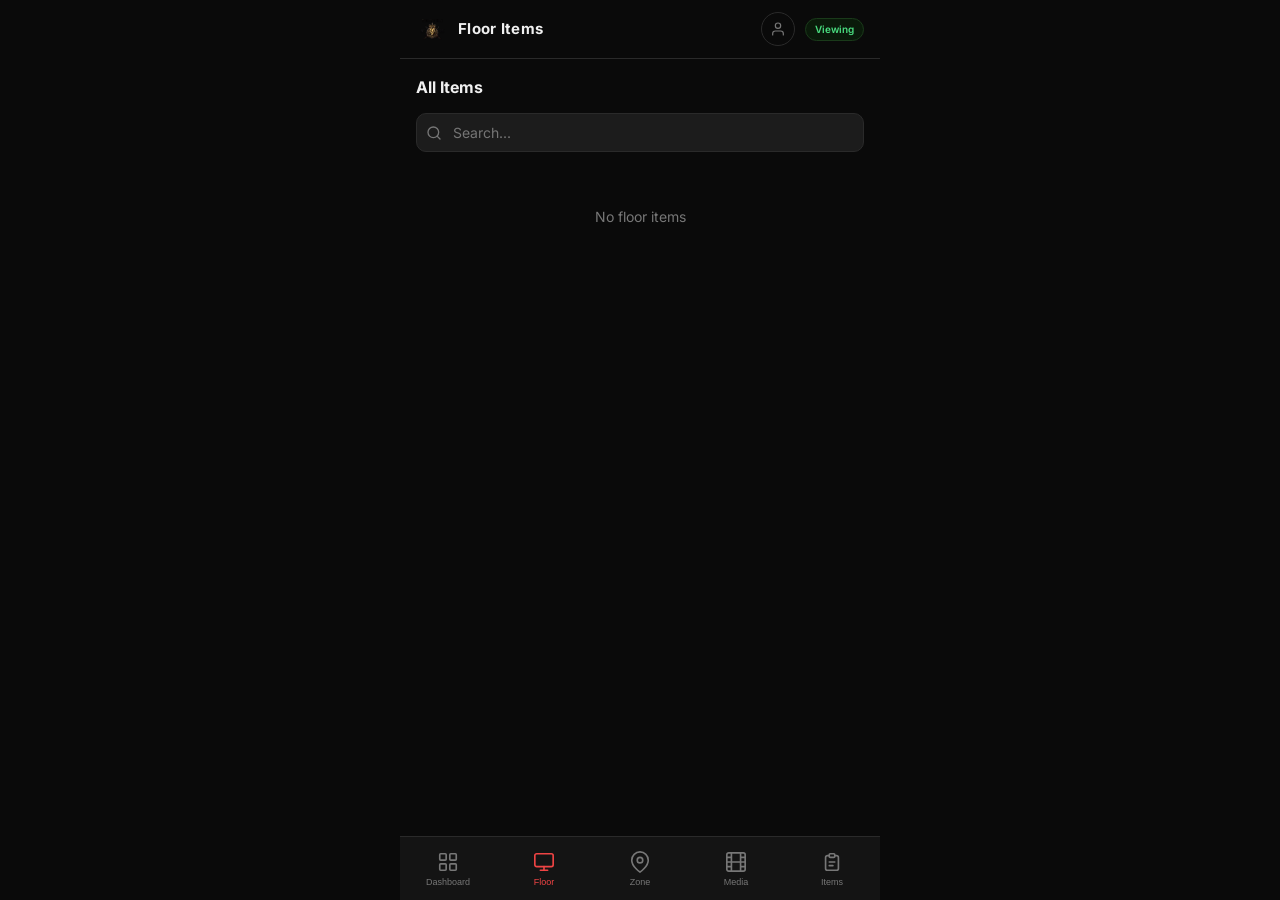
<file: floor.html>
<!DOCTYPE html>
<html lang="en">
<head>
<meta charset="UTF-8">
<meta name="viewport" content="width=device-width,initial-scale=1,maximum-scale=1,user-scalable=no">
<title>Floor - Thrift Kings</title>
<link rel="stylesheet" href="style.css">
<script>window._tkLogo="iVBORw0KGgoAAAANSUhEUgAAAJYAAACWCAYAAAA8AXHiAAAQAElEQVR4Aex9B5xU1fX/903vvW3vsI1dYOkoomIXNSCxxGjUqInR+E8z0Vhi1DS7ibFETWJX7A0By6p0WLaxvdfZ2em9z/zPHUWNsUB+iKzu+7w79717z23nfuecc8+ZBR6mr2kOfAUcmAbWV8DU6S6BaWBNo+Ar4cA0sL4Stk53Og2saQx8JRyYBtZXwtbpTqeB9W3BwEFe5zSwDjLDvy3DTQPr27LTB3md08A6yAz/tgw3Daxvy04f5HVOA+sgM/zbMtw0sL4tO32Q1zkNrIPM8I+H+2Y/TQPrm72/X9vqpoH1tbH+mz3wNLC+2fv7ta1uGlhfG+u/2QNPA+ubvb9f2+qmgfW1sf6bPfA0sD7e3+mnA8iBaWAdQGZOd/UxB6aB9TEvpp8OIAemgXUAmTnd1cccmAbWx7yYfjqAHJgG1gFk5nRXH3NgGlgf82L66QBy4FAD1n/M5wCuc7qrg8yBg76RGoX0ziMOm/f2skVzR49ctvC5urmzXphdU72xID/71fLy0gctFsNJer1mVU5O1t91GvVDSqXsGZ1Ot8hsNF5jNBgfLMgveEAhk/2tsLBQo1Vrr9JpNL8rLS79W0FO3sN6je6hvJy8a00m0zl7+VhQUPAdo954Z35u/h/VSuXNarVam2s2z9JrtXebDIZbsszmByg9mpeT84fC/Pw/UH5tSUnJkiyj+U6dVnufxWx5Kjc795YZZWWM/lG9TncX0d9ksViMe8fYm+fl5ZUoZApqY/6rWql+2GK0nJCTk7PYoNP9RafV3SISiG5htLSeJVKx9Na83Ly/qhSqe9k7KxfwBH+mdf5Bo1L9rbig+HusjOZ+tU6ludOo199dkFtwwvLlywU5WVlXaVSau7JM5sdLS0sfys3NfYTSRYyeJZrbCXK5/E6DwXCHUqm8TavV3kR8mMvqDlbiHayB9o5TUlxwxbatu47sH+zTb960fVVzY+tpLrdz+fDw+EndXb3nx+OR/ng8OjY+Zv2x2+O9gMfx1kSj0QGPx2OIRiIX2iYmLorHk7MHBwc9iUSqNBQKX9/X3/sTfzCwIBQOrpqctP3e43I/SoxdwcZMJBKCYDBw2cjo8G98fv8FQqEwEaZCl9t9jsPh/OWEzXaRQCA8enLSftXw8MhVPo9PGQ6Hm5xu1489bs/FsWj06IkJ6y8HBwYvD4XCR1PZT6nNGRMTE3bW/ycTzTMADidM2iYv8/m958pVcp9YLJY7Xa5f+bzeXyYSMTGjp+HtkWj4R6OjI5cFAv4LUqlUkJUnU4mSSbv9Kq/P9xN/wCtkZQ6nfbnb57nC4XReTmsSdu5p/6PT6fqDz+f9qdfvqyY+LBgdHf2+zWa7p7Ky8qqKioplbrf7iWAweIXX6/1OPB4/j95/OzQ0tNZoNCpYnwcjHXRgKeSyh9VyUbtapVjESwMSCQ8CjndLcX7efRIhf8DpDPT6fOHteo06qJLLwAe3g5hkU6hUtwQDfsRjUWjVyhdAFz+ZfCxK7xKxJGrU6y7Pzc39jUqlQjKZhEwmixAJxsbG1lI+LuALIBKJWhwOh9/pdHZwHG9QKpUiJzunSaNW/Zjj8bxppKHRqF4YHx8PJRLxFw0G/Y0qjfpyPp+fJIDbjGbTaSKR+GUOYH1St/95TxKqw6FgC4GXVfT39fVtlhBqOXBIppIbU8BPWYXP5+uhvI3mDT6P30NfmmZ6h1aje10uk0MoEELA58dZGUnZv2VZsmI0vrO9q/3lYCSk4fF44AsEtrz8/MPyKdFaHQQgoUQi0RJ4EiKRSENtUzU1NefT8+uU6BVJu90eYA8HIx10YEkl0r9M+mJVSV/QyxaYjKeI6Wlh3/[base64]/358WCAQpKvfS2PeTRGS81rP+DlY66MB6453NXWxxIqkyL0X8TySBWCKRmYfLF97G6iglOT5fmiZWcnxeRk3EiCyJJNJMzPHTVqJBNBbLJ4azRyil0iDHpXOlUjFS6SQEAq48UwGIxGIhx+PTWzoppc/MTe1SlJBOMhwjPTE5eUsK6bliufgdRtA/NtbNcj4/LQBHNQAJEb6MlZFk6mf5Z6V4KhGOETBqamsNJBGvsTvs80OR8EuTTmdGyu5tI1cqST6yt1SCPtOUAE6gBF1ajRapVKrSrDefKhWJiAsAn8dXURXS6bSUSSyhQCjT0MXKKC3SaXR/iYViNo/HM5dHaM3JyhZ43d4bSPpuJrI8su/uJzoepYNyH7SBPr0a2k6OlbEvdzKVInixt48TMZA0B4hF3FyRkL9Fr9NspI0i1SlBMp3MA11imXCEvqgg4ECiUPBIJfjC4Si0WnWE2rMNQ2kp64LLbBzHywxJLTN3poxUyPwso/6Zkvz8n7JSslfCLN+bqJ80x33Qjp4/eNhb+Rk50Yg5jgNJDh71dYVQKGQgyf00Kdk/KY7jwOeT3sMHVyqdIBRxjB6kOjl6/wkBTM2AxsDEqOjLE2ESjT0TiD6Syk6389e9g70vpRNpjs/nhwn8JOnGT6YJb2V9xBKxq6kN4ykV0dNXfO8fsA7gZJJcIsVWyXY3GY9nQPDJ7okZmdc0IY9shDlkGOcHAiFSXRGIheIMfTAYzqhJUlWIhIJX+X2+nwoEPIhFol9lWydfZh0kEoUcXTxK7JUNx3JCGzIpHIlKHA7nmkm34wR8xkWzTH64qQxgH7X/DNJMUSKRELCxxsbGQNIiAxJSS1VZWVkFGYKPP1JkjLO5MlmaKaV28TTJMcqhVql3O1zOY4hJF7J3AlNmbJFIEhMJRUxdhqhR5guZbbE8lJ+bfz29wzppfYGQeDip2YyEJMm2yOv2tOj1+stYPaVMP5R/pffXBizagI8WRiDiPnr58IEARRsJMsQTval0uDgSjR/PQCMSCUCAtDEytUKdw/JEIkW2WHjF6Oi4hW1WLJHe2ADEWR2dmogcmf55HO0aK/wgZTZFrVJ6FTL5LTqd7rkPij/1SVqQbeyHpV+6KSQtmPGcIafNZLYOSGpJaI3HZAo//CBDO0k20YdvH2RymSzG7MhwOORMplP3UCmp6IllLreLFkD6mAqIB1wsHgOTYgaDIUssFDW73Z4L6NT7u8KCwtuZO8LhcDTQRFcp5Mo/0ZciSCpf63I6b2SuFurioNxfG7DScdA+712j4KNv7d6SdIqEfoqDgC8WhUKwEhB3MgAlyNgX8ATEN8DvC7XzOD74PD7SCfw9Lzf/uWAgjGQ8ecHeflhOipZ4y5H0YAYaK6GUJqxRcvv8Le5g8MqhodHPMchTPAIFNQAIYJlx8QUXjyeMJJOMjIcZM8p/aTSaPSRZSdKGV36yWSRC1hh9IeKJlGBvucfjFySSKcRiyRAZ4I8LeMLH+TwhSTVmGvIyX5R4PC3kwEc8niTtrzDz+PxWiURCfBJAIhKOT46OzjLpDA/Q6dDiD/qvEggEW+jABLpCpH7dlB+Um3dQRvmMQWKpjxnK57iPmPsJUu5DtZBhBkmifPZtJoQwo93A6ERikZHltOFIIPW8L+C7MZFMgM/nsdMlIYfVkumdolapFNkthNRMEUh0sWNAmix7wV66D2v+M6O+hQl2wqBigSDFp+zLbn48nsGAJzvb8ohcrtjObMNgMLSYbfbexhKJOMN7kszJvWUk2fb2z5AZJfzcmkwl/ckkHVrIbGd0BBQpn09fpHTaR9K4hU685wQDgQm27jR4HF8q9dJh4SI+eG9XV1ebs7KzU0QDAZ8fYe0PVuIdrIE+PU4ikaDNpQ2mbeX43H/NgzaUMZepwgzjaXP4KQIHA5dIKJxg/XECsm/JBmNMFfH5ZdnZ2R1iochFm5UjgqiS0VCis0EqlqbR0kl2DqWSD+7MmLFoQv7B62d/0mYLaQiSbYDowxPaZ1N+UEqAUdLcmXRLWK1Wj9FoeIYBjeZuJIm76gMqMNcAj9ERH6J7y3gkesUiMZupmJVRu2aVQvkWWx/5vISsjC/gSxnQSI0myU/FRBniyQRfLpMTr5IJGsdD/UZtdluFXqNfnZeTK2U8SyZTB82HxeaZYS57+DoSkx8ceOB4/[base64]//7hK/wB/6V0ajpn7zsZvZcHwyEdXyCAw+k0UAxuWSwV+z1fKABtNJxu93G0GaWBQOASjscDx+cFrDbraoqRHeH2ui3ULk3OzfPIuFWSg/A34HHgeLxkOBpeRpsyPxNL5LgsQkkqFkvQ0KaPxt47B5YXF2flj4yMXcrnM8mI9Mjw8G2s/PNScXHZSWQbVZPEjBLAeLt3N13e3z/I7D0/lcUCAf+pZEDPU6v1K+i9lKROKhKLmqjN91mfdqfrbJpTlEdgcwU9a1iZddJ2GYlLZlQmBweHrxZKJM97fN7JRCoZbuvouLZvoO+Xcfqy0RljOBAJPUZSboTa76R+QvXvvbukqaWZH0vEo+DhDtbfPqb/Mxnv/9zD/9BBb29vlC8UrVRrtAUGk9FMQdJ8Pp//0amMnp/R6/VFBAA5qbcC+mo3EUBW0ruOgMHuxeQj6qW6hfSNNlOgN5eC0osofvcu9VVLDkE11RnodOQn8N1Agdg8kloyosv2+Xw7ycfzmNFoZFJPUlCoKbBaJx//rGX091uHaYM0iWRaMLcuW1U9axaz3T6LNFPW39/zWnFxYTaQklgspmy73Xb12NjInyory8kWTMnIv2YkA3qX1+t8UyIRkSROiTUalYHKHmIdmEz6c8gu0yWTcWEw6L+FlVFfdWazUWE06k1W69i1Q0P9z5eWFtPcU7J0OstCNEza8YuKimbQendRTLAjmUwuoHI5gZdpAj49S8lb/xfKD9r9tQCLrY42uIdCJMMUPJ0kf88IAeUjxyRtvI1AMkjlIUojBEQf0QWHh4fdxDw/pXHWB5VHCTiTLKzBEiujPr1U76d2zM/DitK0cW56iNEYLsoz9useOgAAEABJREFUNxuDHuIUy/[base64]/Ofz71gLr2GOPla9Zs0b0OXz5qPihtet75yxbea5MGLf96dor37z0ovPJue9zPLd+xzX/qq+PfET4+Q/c51d9c2u+tcAK+iYfff+t9W8RuBRftr0UTOYfefhyp9s+uSLsC2gXLJy/88vasPpTTzxxVmlR/vvHHXfMj9j7tyl9a4FVVlLGqyyvWBhxOOpPOfLI29Ycd5zu8zZeFQ6LrKMu7T8eeAw7duxCLBIu/jxaVn7O6ccvv+DsU/5tNojXCvixuXqNKMXKv03pGwusZcuWUSzu87eSotO7Fy2s482ZXTlHJucvWbt+/Ufhnk+3iiP8M7snUNneM4KG5hb2M5XFv/3V+Wd8mm7vu0GjNIT8zpPr6qqKiouyonKVdM/eus/Jv3Hq8hsLLL/L9h2zUfn8kYcvPPWzNtM5YdNv2fyevbKyYDIvT8WCtf9FtnJlnez80466LIHExd5YUMB+0DTp9SASj5nT0dgvLjnrpM/+VUSBpXHmzKJkIh7u39Pa6Ij4PCxY/F/9H77o8B9q1LrnZ8+efeJ/VU7xgm8ssBr3dN1dVlq6dnxi9OKjly8885xVJ8+9/vrrP1rvEy+9fsWsmorL331nvSLgc5efsKz6jOWzCzXLCwslh9dVZK2YW3w+zxVd53FP3tzW3pT39IvrkRIALn8ML77wElp3Nc1PRsJ/Xn3U4ntPW3HY8jWLF0u/d8JC1cVrVuQ7nZNXpOMJ3Vsb3tKdvur08x59+s3n8eH1gzVrLGvWnFq5+oQT5nR2tJw+u6r8901NTa99WP2NyT5i9DdmRZ9YyKatjU8KBYK29+u33xoOB39qtw+ZPlGNvz649lmP09vr8/jlXofrjlA0umkyZu8SJAPruHT4vmTSu8znn1AFQk7U1OagorIIM2cUQ6s1YnzMBtu4NTsUtv0oFhp7ISFyNQ8N9bTZxoe3D/UMXd7V1sfPNuY33v73Z7d+ckypmlvBSwTve+vtdY+VlmbV12/Z0vTJ+m/K8zcaWGyTJELJQ1WVhXsMJt36e/7+L9v113/sYlixqLqit7ff9PabuzAxPp7ld9urZpTm5MfjvlqROC2KJ8JIJpPwOP0Y6BpD864BdLX2o6tjAKEI1SEJp2MMAkFUMzrSUxaP+HO7O7str762Dc5JO+x2u+HSNWvkbB57070PPvO40aTtsGSrHWKl5da95d+0/BsPrF0tXV1Siezpnp7+Cy+76IyyYL9ESC4G/inL55ZGAt6/R4PRbItehuryQhTn67FwYRV+dOl5OP+SH8KQnY1wJI2QF4iSgZWtBHQyQMgDRm1BRBHGylNOxIU/OAc/u/wnOHzpIuRkaVCYK4BtYhQtTbvrhsd671qzZrEUH15XXPq9ec3NTbXlM8oerK+vT3xY/I3LiEXfuDX914ICCcEzAZ83OTo4+niIF7g17hrcYJ0Y2xCNhZbn52XjqOVLcPGF38eTj/0TK08+HqlUCj09vYjGAJ3WhFNPPgbX/eIiLF1Yh++uPgk/ufRsHHn0LEhkUnR2dqK3qxelJUW45rdX4a9334ErLr8UxUU50KqlGBsfuMA97HrvtOOW3HnemSf9vXH37gfTKcHQi+t3PfpfE/0GFXwrgNXS0hKMxZOPbN68ufqdt9/+UWtb81E+v6toztwq/PDis3DppefDaFDjqSeexP33/AOP//sZ1L+1Dbt3tqC9vRulZcUoLslFZ1crdjVsxZzaakjEQrQ2d6O5oQMb1r2NX1/5W9x9513YtXM7Fi2pw6233YzvfvdkGE0K2B3j83q7265Y9/rrP25u6pDIRco/fIMw9JlLmXLAWrhwoeozV4IvLm3qGnqcDPn1yWQcpaXFWLJkEcrLZ0Io4uHlV57H888/j507d6KyvArtzZNo2D4I9heHSqkAAwM98AT9MGVnYUZ5ZeZP530uJ8TkfXJNAh3tHpiNJsjlcrz00gt46B8P4J23NxAYizB7Tg1yc7ORTqfJ6Nemy0rL3l6/aUfzF8/2v2vnz59vWb58+ZdGCf675ddTMuWA5Xa7zygrK7uGmEyH//1jmlgsu0+lUrl6erpoo5Po6+vDHbf/Ddu3N0Mm12DC5oTX48CiBSasOnkmVh63EN//3qnwhbx46LEnMDDhxNbdrXj51fUwKJS45LyzcMkPT0LNLANUCgV6OqnfRBpFRSV48YVXcfttd9HJ0Q6FVAWfN0jAUzqEEtk/92/WAK3VEIvFLvV6vYv2t+3XRT/lgGUymVoIWPzh4eEn6urqyveHcWkuXdXeOaGbUVoBh8ODXTt2o22PA0NDYxBKFSgqK4PL60PZzBkwWwzQ61QYGx1AOOjG2IQVw9YA+oe8sE5MIMtsgH1iBDKxCDQPKNVq5BUUoXRGOYYGR7Gr0YWhIR/27NlDU0wxaUVqdUjrdbm/NPBNDT66qe+F9PJLWnd2VlaWg56nxD3lgBWNRodkElmMx3FLe7o6nlywYM5Z+8ppg173hFEn7dRqLHDafOjr9mDRohlYsGgRgqFQBlxitQ7+BIfmzj5s3bETPo8bQY8LyWgayw+vRVVtAbwhP/xRL1radqO+vh79fcPgOB7UWi1M5lwkUkKsWXUY8vN0GB8Nw6BXIx4LQ6Hg3o9A0Lqv862omHFaa+Pu+4QC3kkCHpcKhUK9+9r266abcsAiO2jCah0T5GTn8CRS6exIMHhdVUXppfvCyIaOIatSqd64/[base64]/fD6E9AY81E4s6yHnxbWf9HcWN3y5cs1tVUVv29qab7eHwiVzJs3LzkxMRHU6lUbWf1USVMSWLsaG1+enLTVV5RXOaOxJFwuT67L6/11IpZYS6enqi9ivkbJt09MjCfXrn0azz77Mhx2DyrKa3HCcSfglJNPRNgXxp4WB4b6Jsl+UsFqswM8jv2iAU4PEAglkEwD0WgcLrcPsTQf3SThGpodyM7Lwcknn0SnzXIIhWJMTjqxY1cL/vXoC+Rojfs6x8acXzS3GTOKFtht1idGR8d+nkqlTfl5ucjLyxuw2SdfX7fuzcYvanuo1X2VwPpK1yqXKJ/TanVPz5hZHorEEhgbs6r9/sBKp9P9wKxZs077rMGzs7NlrkD0Lq83bjabjTAaNQSUJDo7RpBKiBEJ8JBlLIFOKiTVCPI/+ZBfWIiauloYs82YUWFCRVUZTBYLaufWILcgl4bhIUZSrbJSQydLOYLhMMLRGNrbugBODD5PBCEfGBkdqdJoVOcWFhZK8BlXTU3l0akkHhodHjnB4/XJ9Totli5dGuzvH2iTK3kPfkaTQ7qId0jP7gsmV7+5flswHHwyP6/gFYPBQpQCeDwe8Hi8JQKB6C/VFRWZf2iDKjJ3gUl9q9c63m+fDJ0nlQHDo+NkaJshVaoyJ8FXX30d79e/i+7OHmQRcDRqcj/YHUjzeXD5/Ogi14TXFyRbyY2u7j5EYjEkEnF47E6YCATs391o79iDzZs3o3VPG8jrAI7jky+MB4VMDC6ZlCSjvod9LuvWohxL5h/8yEyMPiory3/g9fge8vv91Uy9q5QKzJkzB36/bxufz/9rfX2Dg8im1D1lgcW4TJu4ORgMv75o8ZIt8+bOT6TTHAIEApt1okypVF63aN7c2+dUV89TirDN7/f+Qq+XmKur8/HjH/8QJ554LARiHsRyAUorCzFvYTVyKVbI8SPoJdWW4sXA8VNwB3zo6u2F05VGJM6D2xPGpN2H0fFJOEhNCpNRyLgE+nvCiIRiMFpMsOTloKKyGhKJBHVza7HmtONwxqojUZKn5Id80dmxiOeZmplF65bMnz3/sEWLrg96vXem4okCx6QjY/gfd9xxsGRZWpwu1zPvb936FlvrVEtTGljE7LRUIX5zeHi0ndTfXXn5+QnbpI3A5SFVtKc04Pf9rG3Pnh16rWYhUy1HHnE4fv7zn4NUIuQqJSorKxEK+9CweydJol5UEejWrDmG4oVzEImFSDJZ0di4mzzyE+TLApKxMEKhIPweHxnyTdixfRM8zgik/CjOP2sOTjx+MeRSPsbHhtHR2Upe/DJolGLk0UHg+KOX4pqrfo5acqaajGoKDw0cPzo6ts3lsv9uctKuHrdm/i05rFy5MqRSqhree/fdTZu2bn+A1jgl76kOLGzcuHE8z5z350nbpGfJ4sVXC8ALR0JhhIIhTIyNobqimHM5PXC73aitrYVarcaGjRux9rnn8NwLL0AqEeD7Z5+CGaVGki65kIi9OOvMFXjkX7fi+ONnIeCyY0YRDyLa3rA3AYUQEPMBtYxDfrYWN11zJv5+x/WoLjejssSE5YfNxUnHH47TVh5LwekWPLv2RTz/7JPo6e2CUa+D2WjAYL8NRQUG8pG5eEODg+A4Dnw6IBQVFozpdfpl72/ZtGlgZOwnmMIXbwrP/aOpv7x+bW86FX/RaZsUrTzxhEt0apVLq5KTrWSCTCpGVpYekRDwzDPPkpE/hvPOOw/[base64]/NL8f0cS0YJjjz3m+uwsczzo92XUXYSkF6Np2TOIP/zpL3jznXpk5eZh2bI6MsABg1KF2RXlUEjSWNN2HCAAABAASURBVDi/HBaTAs8+/RhuuO63mF8zC0vnzsKMHAl+9qOTcP6Zi5FnSmLJ/JmIBp346S8uwTvvbUTd3HLkZKmhIkm2aE45tDKALwCOO+lkJHli3Pfg47jvoefhDwPpFIhOAZ1CgZA/gLPPOrPZaDRd29zaWjk0MnZNfX17gM13yqTPmCjvM8qmbNGDDz44OrOw8CWFTLrke2edud1F6i/o88FisUBGG52ilU1O+vDwP5/C4088A5FQAqUEOO/cc0iqZYEZ/x6/B0cedQT4Ij5ef30zfnftdeAlY8g1yFGaq0ZlqQlycQy9nW248spbEAjGUVFTjioCII8TQEye+cMOW4ajjqmCkPRnd18/HqGxXl63E/4goKIB+cR1IV+U+ZWpXq9n83P29fee3NDc/CeaInnJ6HOK37TEA7+C/Pz8c8meOWf+/EU/qKtbcN7cufPPnzdvwYX0/EOW6P2ivamuru6H8+bMu3D+3Lnnz587/wcLFiw4l5yc5yxcuPBMSqeT5/n0FStWqPd1lpF4pLa6vOiaN9/aUJGfY0EqmURxSSHMJjOUcg48so8iMcDhDOC1NzajZIYJs+fPhd3tJ9eDCSK5EXklFThixXGorCnAtm2DeOWll6GRy6GSiJBDpz4ulSZV9zQEBBxLTj6OOPpk6AzFgFBHDlMF5OosLD3ieMg0Krz9bgsGhr2QKQnBfA4+fwTFxaUoLCwEj8eDx+WGy+EUFpfN/H/HHXnkSdjH65ilS7OrqyvPmTdv4ek1VTWriXeramvnfqe2unYV8XP1nJo5q1k55afT++kL5y3M0LCc3lezfNH8RauIvydQUP8s4nXdPg69T2S8faLaD6KZM2dm0yntqtbWtn/t3Lnjwd27Gx6ik9U/Ghoa7qfn+xoadt1H+b0fpYaG+xoad92/a/fuf+zavfPBHTt2PLRr165/7ty58xFKj9PzHTabrXRfpvCjc8/N2bSp/kxOLIzWVFVJVWoFxfRk0Ol0CIfD8AVJGJCRLJHyIZVLQaYOnD4PNm9rwHMvvot/ProOO5tG0T8aQsGMWVDpTTj+5AXoG+jHtq1bkTuznMI5STCfFwkn1M6Zh9yCcmj1hWjeM4IXXt2EB/79Mh5buxGdAzZ0DfkgEAMSUo/JRApxcm4xqSkh8anQKKHSqkB2O3JyciR6udxos9vO3Zd1Mpre0aFVHe3tD7Q2Nz/e2rbniabm5ifbWlufatnT+mRD4+4nKST0ZFd395PNLS1P0PsTO3btfHJ3Y+NTLKcylj+1feeOp4i/L/X09Pxr+/btp7N+D1Q64MDq6uoanzOndllxcaFu1qwqIyU1SxUVMzUlJfN0dXVz9MXFc/SzZ9cYCgtrDEXFxfoZM2dqK8h1PaumRp2bm6sqKChQlpeXK5YtWyYnl0BJa2trw74sOBUOB3xed2F3V1dLNBaWsaCxy+UCtacAsw9ssVqtlsCmQDSegFAIDI3F8Pzr72NjfQ9uvuN9XPbz+3DtTQ/hjfcaIVDqEOfSWLLscKT5Avitk+jo6YGAQHnS6lOwp68XBlMh/vb3x3HeD2/G1b97AQ89Xo8nXnwfb23eA4FQgFAE0Gg04HEp5OWYoVer0Nvfi8Y9zYik4zBnWRAIBObXb3p/i0FvVOzLOhnNwNDo35IpKBYvXSRPIyWJJ2PiRCoupmeWRJRLovGINIWkNI0US5JkOpGpI1ohlbFEMhcsEfxxNev3QCXG6wPV10f9NDY22nt7e320oW72s2CW2tvbA729230NDQ3e/v4Gb1NTk2dwsMnT39/vJTD6WT2jGx0dDQ8ODkboPVZfX59g+Ucdf8HDBeecM1OsVitrZlWL1q97Rbdzxxba2DRs1hF0tnfTMyCVAEEylqVSKSQiMeJxQExlG9/eQxJnFCTP4HQC23aM4Z57nkfv4Chau7pIPYpRN38u+vp6kJOdje+u/i6GRseg1plx/8NP4vGnt8LjBak2UNAZGCTg7N7dhBgDr1gAkVACkYCA6XbA7fWRPyxENN0IBjwUDgpi03vvwOdyZFVUlClXrTx+/nGHH571BUv9ZFWqnnhEBWzqlP3HnaK35CcSe/8sOiLJ3F9UlyHYn4+vBFj7M4EDQXv88uXXv/7yS4++/+76t/NyssrmzJ6FkqJc8Lk49Ho52VdSCGmlBq0UWqUcxfl5KC0sgFIGRMkNccPVq/Gn35+Pc1cvxCnH12HJ3BIopBwam9rhphNlflkBLFlaFORZYFKqoZWqoBSrsX1HFzr7/cgvMaBujhnLFxnw0wtmkTviBzh8vhk0JFIELos5j/xkJWT0C2EmR5hRRfOQ86GhMbRKAdRyHmaVF2O0t+Pwxq2bXnr3/fc3HXVY3RpM4Yut/Sub/pyaOUcX5OauLS0serEor+Cm5cuXS2aXVy8vzS94pCy/8IqFpaUqo07zYH5Ozh1FudmPza6qOu9/[base64]/wMh4ZjGb784yZ/0jJydHDwBkThyVn5v/D7J5l7L6koKSJSqF4nGi+Q17Z4lof1RcXDyDPR/o9JUCa9I+sYY84qulEulwbl6eEMnkmXs696wzmiwGoVhcHpeocowGU7vb5bzU6fWuDCeiif9lgeRYfLBiZt4PCguLH8jKyoLJZCJHqJVUXQLsPRKJgM8XQiQChWI6yN6yQ6lUIhIFKspykGVkNpAP4+MtePudp/HG+g1wUDxQKgUCJNFsdg988QhSUj4SYg4OCusM2d0IUfs4hX5amoewY+vb6GzbDafNBi6dxMwZpbRcak++NAEvCevEOCYdNoTIU6tUK0B2DjgBB1L7IFMAarUaHo8notNqbz3x5BPOEwgE9n3lhVqp/pWALyjSaDQ142Nj782na3x07HmtVisge/OxGUUzFoxPjN2o1mhcNtvEH4oLC+8sLiz+NdHeQ0HvRfs6zv7QfaXAkisUnFKljIXCwRq+SHC9PxR6nCYX6e3pngekyxJhr7O9u/t2YmJfQWH+a11dvayeSPbvVmeb1139x7/aRRLpy36/P0i2HYipkBIy4qSKSkpKkJ+fj5KSYsycWZzZRBcZ9TIxkEPGs0GvQUG+CatWHYPzz/sOqquUkJBhL6BpCDlQeCiIWCxG9pgMArKZIvEwouEAhHxSpUGQoxNYvHAWjjpyCWhPoVHraLxcmIwA2e+IRvwwGjR0OtWguLQIJhozKzcH0WgUzMcWJ2Nvy5YtMBgMDoFEPOZye8U5Odmv0/D7dHv93ltKZ5St8ft86VNXntLpsjvuBgfbjPIZl1MHBo6Pi8LRyNEqtfouHo9ryc7K6ukf7P8zBy4oFArlRHPAb94B7/ETHcbjKXUwFElYsvI3EHjE2dnZ6rO++70/rl5zxpbh4bGjPeHwzxi5zx/QJxJJ2iaA/CmqY4891sTK9zXdd999k4w2HvZLaIy0RCKDXKbM/FIgkUggQo4riUSSARvVg8/nkzSLIhxFhiYUDJKRP0FgCYEju8ygEaO2UoHyQilEpC5NKjmUAiniwSjiviBUBK58gxQCkq/F2RzZR0pIxEAqEaX2HHxEk0ikoNMrESZ1qaBAtJxOkhUVFTBbjNDo1Bn3h1ypgJz8YwSozJzodCge7OtWBT3JrqKq+a9gH69ZZbOKW5pa3xMIRaoUh0vlCtUYjS/0er0ygCczWkwvV1TMOrG9rWNH3bz5DZu2bv377NmzNRzHT/N4PKLZx4H2g+wrBZbP6x0KhcPpzq7Oldve3/rc+ND4mmeeXfv99evXz1KqVK1ajea1D+caT8YTfvZstY7/paur41z2vL+psbnldrvdrqATKd7YsA0TE5MkOQoxOTmJjo4ujFFQuqOjA+l0CmazOWNch4IJdHcPIkYnRJMlC/QFwNw5s3DW6adBp5TDpAEqZ1RBpcshH5aQTnQc8kw5WFhbAzWp1tWnnIwzVq9GYX4O1Dot2WAyTJLzdXhoDD5vgGw8gE8qj6lj8hlhaGQEbe3tcHncBEYZ2F9Sb926C0VFRRgZGTHSnE/44z33OG+44YYU9vFq62n7Bam0qqHhIdUrL7/2slAsuFAmlQ1v3PBmk1gsecNqtTZ1d3b8k7qL7tix88ic7Lx/et2+m1LplGJsbOxicvGUUt0Bvb9SYBUWF9xQUFiTN0NeelRe8YwLG1oa7o2mYjXZFsMpFrX86Ob29k1sNYuWLq3IzjXdxJ4XLlT+NDc3/372vN8pDZNMJstIgWgMiJCqYfaLiIwrmy1Im0hSKRomYKUzYFOrBBgYmMT6jTvw2rr34fHHUFlVgzlz6qCUqtDW4EBhbikUYiOi3jQBwQihUI1oJAWj2gijDujY08ZUGKpqa1FeNRs9AxN4/Y1N2LFrD0gLk40HpBJJuFwe8ldF0bqH2X5xiEUyOkz4wIEP0rIYGhrK/H5LIpEWXnnBBUrsx1VdU31lbn5OYVa2ZXFefuXxzKUTDAeWFxZVzolEQyf19fWN5BXkFhRlFS4sr5i5VCoTXzIw1H/Z3Lo5EjIZjiAXT+9+DLdPpLx9ovofiWiBoUHyVW0d3Rru6Ggc+rCb9OadO9sae3vtH76zX1366+spdkIFa9e2xzZv3pyRXvS6X3cwGBQxYDHpwGVa8tDZ0Y2x8QlUVuYjN1eZ+XcZnOSsMhv1ZFynsWtXF9o7x/H0c1uw8Z1dSEFG/qoxvPXmu2AiLZ4QYHdLL956vxVjLh7GnRzqN7ehuWMAfpplU2s/xshxarV7MDBux/Ov1eOZF9/Glp2tsE2mCUByRKNxxGNJSGRSlM80QaPRIUChnZFhK0m0BCWATnEZaZlGWv6Xhx+mnjML2KcP5v8jKW0fHx8fGR7++D+SGhjYY9vbweDgYKTf2j9MEttKtFFWTvsTJwk/wZ4PdPrKgEUec1IUmeky24lHrgZBXV2dkJWXlpaK96bCwkIJK2f1a9as4e/Nr7/+et7elOnlcz4u+cG5l//q8kvOIu8ep9VqyHaJ0kbGkJerINUyBvaHD6ef/l2Ulc6ETqdDdXU1CovyybZSQiwWI0CSra1jDKPE3u4+B7r7HbDaAxTq8YHiy3hzcyeuvfku3PzXp/DT3/4dN/[base64]/8cYbIjfffGOIbI3eI45Yshifur73ve/lFuZmvdfX27NaKOBxv7v+Z1qpSCxIpT4wTXg8HqmfeAZIzMYSknU9a9YsOhXOhJg2c2JigmwiNdLEAb5MAHcEaGofRTAqxs7dbWhqGSFDG8jJoe+FWIjuQR/e3zmGVza0YXgihfJKDfRmAQQiYOeu3bBO+mFzxtDRnwS5uKBQy8l/FUOaE0EqVSCVBDQaLUnNXHDgkwoeBFOHQoor+Xw+MEnL5u4NeLNlSdmIRqe19vf1/7i0KOuZxYsX6/Cpy6A1/YgDzyfgicMcBNEPU4zymJAvifEgjFFd5p2VUYrTe5zlLMmlKnrmxQHEyK5MUP4XSgfs5h2wnj7REX0LbxVLRb+RKxTXGYzG3+kNhhso/d5gMt7IktFsuoklc5bl5qwsy03ZlLKyLTdRujE3N/vGgoK8G/IKCm7ILyy8oaio4B63O9D3ie4zjy677UcBvz+rbEbJJX+4494nErawtKe7WzVEtoper4c34EeYpNGe1nbs2rmb1O2WTMyQ1AZ6erqQSMbgD/pQUVMAhU4DngDo7JnE5q3NaG7uJ0AB5513DG78/c8wn5ymrC/mOmC45dMMzly1HNdddRGOWj6TbCUvtmzZTWCkaRJHpQo1svOKUFpaTiowDY/bR/ZVANu2bcWOHTtAwXU0Ne6h5xZq6webL3M9UHgLzklHddrtThRVzbtv/rwFm6wTtnnJZORkGvI/br1Ju0WjUv9GKpdcJldI/p9SJfuVWqNi6UqRRPRrnUH7G6FY8Bu9QXeVSq28mnh7Ne3J1fR+tUIpvzqF5FUyufzXCoXiZ4lE4jq5XP7mfwzwf3zh/R/bf2bzaDT0QDAYvC0Q8N1kt9tucjgmb6T0+8nJiRtYmpgYv4Elsgl+Nzo+Tmnid+PjEzdQ+v3o6Pjvh4ZGbhoaGLq5v7f/jwMDQ7e1tLRMfnqggf6BxSXFJbp4NPL7n1187tlN7Q1veH0+UzKZJEkgJV+VBnI6SAcCUVjJBhKRAU9zgsPhAPNvicViZJEzlfw7GLM7kCROODwpPLv2FdAjTjp2KU48eiHqaopwzJELUV4kR5y+3wpyKxyxKB/LF1egdqYFZ55+PObOqcKO7f147dW3IKB6J8UDx0kiJsljr1bpyCiXgQxmSKQCTDqCkCkV1BfNU8wHn1wfZWVlMBqNmSW2d7TXtQWsr471NF+XSieXmIxGiUgiLstUfuKDDiUtbp/7736/9yFyU9xLUu9uj8d1F6U7g0HfHcTv28Lh4G2U3+r1um8ZHx+9JRj030Lvt1CbW6juVnq/ndreQ93eTLzZQPkBu3kHrKeD3FE6ndo6Nj4me/fdd79b/279v8kgrWZTSJIrIYU0mGopLs4lO0cKnpAHjUYDCl+QraOFjbzjg/0joM3A+ISdNl0OvoiPNAeEwsDKkw/DAnI56OUSSHgxHH34bFzx47NQUczh2COKcPXPfoAZFjkU8CPXIMFxRy1Fzaw8OFxpcMRRqUyIZCqGCes47DRWN7k6kiQhZXIxKqpzwWeij+NgtmSBpAUdAvyQkJ+NuRyY4/bNjZuO2bBh4/Ub33yT/TkYqTTBW2xtUykRG6bSdD+ea1Zewd/IY91M4Rvam4SAORkZmJidIiDDJxZNZNwK7J1tWDqdBn0rEWa/y/LFwKOV22yTGelWXV0D8quR9ABqavKw4qijEfA40dvdBl46BqVCjLp5s0kKymGx6FBTNwvpRBj8dBh7mraQv0uIM1adDq2CDBay1QoL81BZUUpuhBA5XSOgoREMeSFTCOF0OwA+QFII7EtgzsrJuD4YoMQkRcvLy8mYN8JkNiWzc3LGLBbLG/X1m+o/XvnUeCL2To2JfnqWZORPVFSU/[base64]/ORcykilQBBubwwatRw8TkBSwY6yslIsoQOmUCgEnw+IpUDt7GoKEI9AyAqo057uQXR0jSK/eA5mVs2HPxzDU2sfx803/5UAA/R0BnDttb/[base64]//HK68/kFc84d/48prb8H2hk6ctboMzzx8Lm678TjMLNDg0X+9gt/d/Ch+ddOjuOvfG/Dv5zYhSe2jYUDI8aFWqsAklkYFqBQizJ09BzKBhpIaeo0RGrUMEilHIIxh0uqA3mSGSCqjQ8DOC7mAva5/cOgS6m7K3rwpO/MPJy7SaPROq616wytv1HMcJ5fJZBSPG0acVNL8efPo5JdNTkiwP1ggdZciP1YZsrMtGcN9wm7POCaZqgyHUtBrNYhTvxH6cPlSsHsTCNHz2Wcfj1/[base64]/YajwPIF0SGdx7ZeMj8+nRwyAaGuLFRN5pa2tDW2QW/P4hkCggFk+DzJKQaZ5H7Q4hwMEj2ngEsOL540aJI3Zx5fyJHMROC08D6Ojiw+rBlFzQ3tZxit5PsIC82A0+YEKOQyzM/6CM3BNtb6Az6zJ/ZMwdle/sgAQTscIbRITecjijKSitIsgkzp0VwCQJLEmqtDscevxI9/Tb88OKbcOONd+C66/+Mm/[base64]/6kZVjgYg4G6fAc4SOiQUFuVi4aA5JNzWS5L6Qkn+MgW18fDITv4zHIlCQCvd6XJ1Lli1deOTyo87Oz82988W3312HKXrR8qfezKsKZ5w5b0blZWzma99fZ3/qvXcefui1N18L+GxP9vX1OZgXm0+nPPLsQyRERj3p9TpSVVJQEJzsrJmkfqQZY1tKjlGJVAy7Y5xAYces2jLk5WuhVgCj1ijuv/cRUmu9OPHE0/GjS7+DH/3kXGTlluHeBx7H+1t6MjYZj7g4a1Yl8gu0GBzqhc/vpmCzHFGK/6RokiqVDFVVFaionIncvKyMjSeX8wnAyPyryoWFhVSWHZPLFV2Pvby+95n1b725duPbL1BTLF++XJKj1947q6xiGXufKolYcohMdd+mwc8zWX7cN9h9d193z2UnlJaKWbOL6+oIPsDDL2/2V5VXNKuVKiTJeo+R1NJq1Rk1w+wm9usGndFAGxrLGM9SaiWjD7mUB497DDqtGDPLCyiVkK1jgk4txJA1gTvv/AfeeW8ngVFP3vVYBlR/+8dbSKRBak8BdqqsrCpFdo6Z1G4M7IQJjqx+mpxEBDic1kyZTCaGxWLKgEullmbULoW9QEFgjI6NOvOz82+lJrjglKXKvWvyWa3LyU68qKOn44ni/PyjWf1USFMKWCqF4lLb5MQfBRAYlXJFvl8gyUgtt0pVc+7xR9cwhpPKe8w2bk2nKWaoUCgy0ooFeJn9wk6MKTq20UaR+kpn/rhCIuNgNCohlwkJOGIkSD/KZBIwO405XOfOLoTdA6x94R3cc/8/cfudT6G51YrCPB1YPZNWJrOGfFJSRCIhMHvJYNDRuxBqJSAi6AdIPYZCAfLAp8EiAWlyxfPpcCAlPxqbI/O6EyKDHBJj7KdCNlfkUqdKNYOtx+1y/UQqlfKF4GeNjY0/bzFapoTdxWOTnyqJAqZMs0gEHA8UVJb29fZfwKQWP512btu58/aL16xQJxOJiwlcHAs2q+QKsmv0YKc1XzCAcdsE2EYyI1ujlJFTFJjNVF+BAQx0/f1u8nM54fWEScr4ccyxy5GTa4RSDrDwnsOXBMcRtygZTGYce9wKuD0BDPT3URsfXE4vrGQ3VVXNQt28WpgtarBfsmo0CjLS0xgdHYfPGyTp6MXiJYvATodCUsUUkyIbTaziS2TzR/fs+sHO7Q3nPPfOO21HzZmzzON2z2USLUmKm2w/RzoWj9IMDvmbd8jP8BMTJFTdo9MYTkhzXDPzsJMDtHwykf5LMhq1SaUS6Z493Q08nqDU7/NlfqYil8szanBwcBD9/f2ZE9nWrVszPYrFYpjMOhgMWlhIPdop/EOxaiRjHHq6+yGV8DBhnyQA81E1Kx+EZbB/Q8tgklMgW44Z5WVwuB0k+UAuhAidACcRj6Vp3Ai5EsLYK7lUKmTA3NfXD/ukBzarC83NbRlwyeWCTPySnWRpPaZwKHh7U2PTn9d8d/W6C1edWLC9sfGviWQy2+XxRc1my2uzZs8+2uZ1vp1ZwCH+MaWAxXg54XG8o9cb1wQSoc5YMsHrHOy7NCmX/+XkVafeShomm6RRXuPu5swP/JgkYCqwoqoSKo0awyPkWnA6CRhaUknkTlBqwOeEmLA6CRBhREkWjI5OQCSQI+BPEWACGZVYVJwHS5YY5ZV5yCXDvqgkmwArzPxxBlOFUokY1hEbYuE4tUtjYtyOaDAOASeAkAhUchXC/ji5NXwYJTqLMdel15rjQoEY6RSHRYsWZX5x0dTUlFNdXS3SaXS79rT3vCSXCGfFSann52Y/poXpLKofZDyYCmnKAYsxtd8+2pOVlfW9eDI1LuALBdt2br9sw4aNjxrMFukb69fTpkuYakGIAsOd3V0wGvVDtbNrAItA0QAADPpJREFUG1nbiYk0tCo1DHo9mK3jcgbgI9XHXAMapQgejwdmkwVxEo8To5MUvHaDIyN9/oLZMBiVKCvLQ2FRDkaGmQR0gf0yNDsrlyRPiIxwEYESBNIQ7Ow3XgkOPE4EiyWHpJaSDPgoeOBbU+D9vKuzZ6d1IojWtoEMqJiEG5+wUtuA6r3NW57u7OqpJQ9qWqNSbpTpkle02FqCmELXlAQW42+v1bpbKJXeFUnGo26fH4Mjw/L2jg4wN4NQLMLGtzYRKFwgv9XY0OjIy5Fo7Cdz584Yslg4OElqsY0U8AQEqgC0GgOBDCgpKSQQasEjw1qvVKKndzzzF9Hj4xMwG/UEGg4mgxrhkBejY8PwOD1IJACtWg25TAqTUQeTQQO1Qs6mSHMRoLiwGH6vD0ilCVQgOsnTIn30Gb/H/0auRZuUU7xwcGgEE5OT8PmCeOvtzZmAtslkgC8YdYhF4t+2tNimFKjY4nns47PToV/qDPtvE0kkrUmaqi+YwvikHx5SOXqSRoX5ZngC8bhCrviTTB/+5SNr39qqN+gbJBIJqbxoRgrJyCnJfqPFfvhnNhnJnhJBo9GQfcSAlkSK+k3E4gjSho+NTCDgCyDoD2FkcBjsd/MMLyIBqJ0A2dkmKEjiiSUchCIO7PTn9XqhoJNplHRsbp4ZaiXfn5Wtf37r1tFw49DYjfF47JZQOJ05XfL5fJAmzbRVKUSZL4XFrHt7yOHYTdOYcveUBpZOp5OHI5E8jv8B3zXkdxKJgK7eHoBsG7Y4npDXw/6kjP0lkMflKWB/UCEmw53ZX3ICWSTqh21ylE6P2oxxHwmFkJNlRjIRhlIKaLQKApoJQwMT6Okax0CfjQx7daaM/KoEMNCJkYM5SwOP1waOF6MAONlmIT8Cfh/4Ah4SySh5E2Koqi5ViISpYz6YLSARy5oMekVkYsKG4VFbRqLFKTbE5hcmXTxhc5Viil68KTpvaLXk+YyGL6b5G8hoh0AAhCNxREl8OZx+kjZcbP782ueisdiauTNznio0i/9E9cVikRzjY5OQSZWRkfHx0TS5KvLzC/qZVKFnspWCGYmmIUCRoAE7WRpMWXC6fOSB70J3zxCyc4vA4wshJY0XjoFcEDxIySk1MeGBSCoBj3wT8XSqXyaXjfEFwg4vnVLHrOMoLC7i6CR5xZFzi39Wk2d8UiQWLlMq1Guj8SSNIwFpVaLJg8ftB7vUSnlRvkl/bnZ2toy9T6U05YBVBwhLc42/Drvdo+Fg+A8zigv4WrUKCdJb7N9ioM1ChMA1ZrU5OB7/jwUVdZe0d43NtY05TlMrTb7xMfdQWems4edeq283GEsWm8z5PydQzKXTWb1CLo/RM9k6Ppy26jsUhBZgZMyO3U3tiKZTqJpThSCpxqa2dgoyD4ONd+xxhyErOx8DA1aoKGgtU5riTk9ko1osqFUbs68gFf2djn7bcGFJpcPljYwVFlWEIsHkZYMj9kW7B8Z/kuS4e+xOX9jlj8BiMaCrbwRURupRDnOWRW+bdP5zcnx8KD9L/31MoYs3heaKoqLcmkBBzkNqlerSbKNSUTOrVDhvft1AIBhwSCSC3QIRXg2G45OEMXB8nmnT9t3/7m9trVy6cOHhbre/dcLq2K7Rm1cNDY92LKib/afn6+tHX3qv8ZG1bzZ4RWLJbwPB4FgoGEEgFAqmSQxWVteAJxAjEA4jRoFp9i/EzJk3D4FACJOZ/55ESnMqQSKewpjVDrVKD4fTO6TWGi5bW98eWP9+43Mvv7O5KzfH/HjfwPCgUCy/MBSJvznpdPcvLS0tn5ltmNk7OPocX8iXSMTCpNPpadeoFE/GkumWgqLCAbPZDI1OxVswf47BaDTfIuLhydLSD8JYh/q+TRlg5eQYZowNj66ftNu+r9fr8x0uP+QyJXbt2pki18HvvKFEXTCGlRqt5iJiemc8kUpLJLyKgaHeB5COqNuGradta+8+w+F2ywlEt7/d0LSW6D66327q3JIS8JtiaXiMJnPze5u2JKLROHg8AfQ6I0x6E7Zt3oah/iHIxFIYtHpoVVq07+lAd3dPOCsruykSiXp4HL/1rU3N3R91TA/tg7areTz+/Q6no+2t7c3f73P4jnEJE3Mmxh0bxCJeFqnCWCAa36HT6c+0+gJnR4Fat8d1F6nnQQaugYEBFhkw8zicOdjb+05lZebfDaWeD917SgCrpCQ7LxGNP5JOwqI3GuEPhqBUK7F5e2NyZGz8vaFx+z17WTzu8Lys0ylWR2LJhlg0JYjFkzXbG5pfm1tRckbNzJlFVndg+/bO3g176T+ZJ9Pp4TSHQbvLfbo/HGkIhkPQaHQUsI6gtGQGrFYfnHYXLGRzScUy6DRaUFiJPPCuDQJOdozD6Rw3GE07P9nn3udtLd0P+hOh4FFL5hTk65V/aOsYfDbJwZBIpr0CIb/BpNev6bfZWvfS9wxb792+o2G0p4cOIlTodruRk5MNPg+LB7u5pw6k5KLuD/g9JYA1OTp5V3VltSAvL4uO7yqUlM0M2MgoEYi4Df5I8oJPc2XCFWiPAYuTPOxMpNMCqVSWvaej7x/dXV0XfNE/lhuKx2eJZfKJx55fb1WqNXfZne5ITm4eOTDtSJARN29uJcpnVCBA7odUIk0HCD1TixMSmeyOV+rrHV5/0OVwuAs+PZ+975s2tbq37Wi83RcI/lIiFWskEnEomky/4Y8nDx91Osf20n2Yx7I0mpUUS99qMplduVk54FLAUvLSz6mdXeccG7n1Q7pDMjskgVUJiOicLWYc00vFd5FRfZTNNjFbSievXgr4vvjyS16NXnn3/Fj6FEbzeSlbqTmBNmbQHQiJhUL+dkth4c2fR8vKA8FwWCxX/Js9c+lU/fCoK+1yeRLFRSWBYDA0oFJqYnyBMByJxMZKSsp8Y6MTKZc3JNja2Pkua1NQVPS00+XRsefPSyUV+T8MRVONoWhU5AtHe+kLcDbREmTo81P3IIUBLHnqk8bGRh/ctm1bgF4zBwu73Z4fDEcv0kpFrC30UmnOp5p+7a+HHLAqjUbFOPCwFWjSC7gd4XD0Jzyk1Hz6vnZ19yfCYXIwcbz7HE7/r+uROaF/LhPZxtCONaSBJ4Px5PGDg4ORzyWmCo1e/+ddjR1P0SNiAn6KHPjDoUjMEUumXlFrzEe3dXb2dfb09uWWlBw1YZt8lVxObuqfpspaAK2dA39TajQZYH5Q8t+fra3D7vIa81HkWnhaJBF8aUB5eNjrVniD10djsX/7AqHE6PBIIkCRBoNGLU7Gk/eqeILOYDi8VQb84b9H+/pKDjlgOXm8NAFhiYTjygvz8ucvnFvLF5GUsNlszSIR7zGjRTcvEIrdtK8s0xmNPyfvw/eJnjL6/IK7vX3g/b3VPB5fkFOQ175tZ+OozJR7/qOvvDIgVij+pdGb/vX06291R+Kxa5rbuidNJtOWxYsXS/e26+jpf23v8+flLS22YCyF78+sMn2hBN3bfhCIhFO4TK/VHhUOhx4xGAy72an18KWHqRQS6UwlT5QnAFe7l/5QyA85YMmiidVapVqvVqowRDE0EvtM/A8KhJKzQrHU+RMTrvb9YRy1n9gf+r20W7c2jw0Nj4vmzK29Zt26dXRQIxHaM/yXnZ3dtzGa91q6Bkpmlt7m8ntytm7dGmZl+5saGsZD+9PG6na/740nL4xFkj8XCETW9tZ2cLEkxBwfEk5YVZOXV70//X2VtIccsMiNvVRIBpFWp6cYnIj8Qu5UMJIYG7Xbe79KRny677nV1RUzZpTdsnV38/pP1+19b+nqfSgrK/eFJfPmHdQNDfhcrTanw+33+zM8KispRTwdk8mlirl75/Z154ccsCLh6GMev88VikZ8vkjE6QmF7RzQfLAZtXvPno7G1g+M8i8au6u//+Etu3a1fxHNftd9SYNRn89F5sK7gXikGzzO2tPXGxNzYps1Fn7mS5oetOpDDljWiP99gUR89rjV9mp5aekxRQUFc8yFhdccNI78bwOl/rdm/3srDXBlcWHhEfps44U8qegRXbbh+192OPnfR9v/loccsNgSrH7/Ji+S39vV29vYMTRkPZQYxuZ3KCQ7EGgfHJzY1d29bjjgvah9bKzpUJjX3jkcksDaO7npfOpyYBpYU3fvDumZTwPrkN6eqTu5aWBN3b07pGc+Dax92p5pov3lwDSw9pdj0/T7xIFpYO0Tm6aJ9pcD08DaX45N0+8TB6aBtU9smibaXw5MA2t/OTZNv08cmAbWPrFpmmh/OTBVgbW/65ymP8gcmAbWQWb4t2W4aWB9W3b6IK9zGlgHmeHfluGmgfVt2emDvM5pYB1khn9bhpsG1rdlpw/yOg8YsA7yvKeHO8Q5MA2sQ3yDpur0poE1VXfuEJ/3NLAO8Q2aqtObBtZU3blDfN7TwDrEN2iqTm8aWFN15762ee/bwP8fAAD//z9loT0AAAAGSURBVAMACJPmHJCmTQ0AAAAASUVORK5CYII=";</script>
</head>
<body>
<div class="page">
  <div class="topbar">
    <img src="[data-uri]" class="topbar-logo" alt="TK">
    <div class="topbar-title">Floor Items</div>
        <button onclick="location.href='account.html'" style="background:none;border:1px solid var(--border);border-radius:50%;width:34px;height:34px;display:flex;align-items:center;justify-content:center;cursor:pointer;margin-left:6px;flex-shrink:0">
      <svg width="16" height="16" viewBox="0 0 24 24" fill="none" stroke="#777" stroke-width="1.8" stroke-linecap="round" stroke-linejoin="round"><path d="M20 21v-2a4 4 0 0 0-4-4H8a4 4 0 0 0-4 4v2"/><circle cx="12" cy="7" r="4"/></svg>
    </button>
    <div id="roleBadge" class="role-badge customer">Viewing</div>
  </div>
  <div class="content">
    <div class="sec-head">
      <div class="sec-title">All Items</div>
      <button class="btn-add" id="addBtn" onclick="openModal()" style="display:none">
        <svg width="14" height="14" viewBox="0 0 24 24" fill="none" stroke="currentColor" stroke-width="2.5" stroke-linecap="round"><path d="M12 5v14M5 12h14"/></svg>Add
      </button>
    </div>
    <div class="search-wrap">
      <svg viewBox="0 0 24 24"><circle cx="11" cy="11" r="8"/><path d="m21 21-4.35-4.35"/></svg>
      <input id="si" type="text" placeholder="Search..." oninput="render(this.value)">
    </div>
    <div id="msg" style="text-align:center;padding:30px;color:var(--muted);font-size:13px">Loading...</div>
    <div class="item-list" id="list" style="display:none"></div>
  </div>
</div>
<nav class="bottom-nav">
  <button class="nav-item" onclick="location.href='dashboard.html'">
    <svg viewBox="0 0 24 24"><rect x="3" y="3" width="7" height="7" rx="1"/><rect x="14" y="3" width="7" height="7" rx="1"/><rect x="3" y="14" width="7" height="7" rx="1"/><rect x="14" y="14" width="7" height="7" rx="1"/></svg>
    <span>Dashboard</span>
  </button>
  <button class="nav-item active" onclick="location.href='floor.html'">
    <svg viewBox="0 0 24 24"><rect x="2" y="3" width="20" height="14" rx="2"/><path d="M8 21h8M12 17v4"/></svg>
    <span>Floor</span>
  </button>
  <button class="nav-item" onclick="location.href='zone.html'">
    <svg viewBox="0 0 24 24"><path d="M21 10c0 7-9 13-9 13s-9-6-9-13a9 9 0 0 1 18 0z"/><circle cx="12" cy="10" r="3"/></svg>
    <span>Zone</span>
  </button>
  <button class="nav-item" onclick="location.href='media.html'">
    <svg viewBox="0 0 24 24"><rect x="2" y="2" width="20" height="20" rx="2"/><path d="M7 2v20M17 2v20M2 12h20M2 7h5M2 17h5M17 7h5M17 17h5"/></svg>
    <span>Media</span>
  </button>
  <button class="nav-item" onclick="location.href='items.html'">
    <svg viewBox="0 0 24 24"><path d="M9 5H7a2 2 0 0 0-2 2v12a2 2 0 0 0 2 2h10a2 2 0 0 0 2-2V7a2 2 0 0 0-2-2h-2"/><rect x="9" y="3" width="6" height="4" rx="1"/><line x1="9" y1="12" x2="15" y2="12"/><line x1="9" y1="16" x2="13" y2="16"/></svg>
    <span>Items</span>
  </button>
</nav>
<div class="modal-overlay" id="mo">
  <div class="modal">
    <div class="modal-handle"></div>
    <div class="modal-title" id="mt">Add Floor Item</div>
    <div class="field"><label>Item Name</label><input id="fn" placeholder="e.g. Ralph Lauren Polo"></div>
    <div class="field"><label>Location</label><input id="fl" placeholder="e.g. Rack A-1"></div>
    <div class="field"><label>Category</label><input id="fc" placeholder="e.g. Polos"></div>
    <div class="field"><label>Total Pieces</label><input id="fp" type="number" placeholder="0" min="0"></div>
    <div class="modal-actions"><button class="btn-cancel" onclick="closeM()">Cancel</button><button class="btn-save" onclick="save()">Save</button></div>
  </div>
</div>
<div class="toast" id="toast"></div>
<script src="shared.js"></script>
<script>
// Supabase loaded from shared.js

function showToast(msg,err){const t=document.getElementById('toast');t.textContent=msg;t.style.background=err?'#1f0000':'#001a0a';t.style.borderColor=err?'#dc2626':'#16a34a';t.style.color=err?'#f87171':'#4ade80';t.classList.add('show');setTimeout(()=>t.classList.remove('show'),2500);}
function initRole(){const r=getRole(),b=document.getElementById('roleBadge');if(r==='admin'){b.textContent='Admin';b.className='role-badge';}else if(r==='media'){b.textContent='Media';b.className='role-badge media';}else if(r==='special'){b.textContent='Special';b.className='role-badge special';}else{b.textContent='Viewing';b.className='role-badge customer';}}

let all=[],eid=null;
function cc(c){return['Polos','T-Shirts'].includes(c)?'red':['Denim','Workwear'].includes(c)?'blue':'green';}
async function init(){
  showLoader();
  initRole();if(canEdit())document.getElementById('addBtn').style.display='flex';
  all=await sbGet('floor_items');
  document.getElementById('msg').style.display='none';document.getElementById('list').style.display='';render('');
  hideLoader();
}
function render(q){
  const d=all.filter(x=>!q||(x.name+x.location+x.category).toLowerCase().includes(q.toLowerCase()));
  const el=document.getElementById('list');
  if(!d.length){el.innerHTML='<div class="empty">No floor items</div>';return;}
  el.innerHTML=d.map(x=>`<div class="item-card"><div class="item-name">${x.name}</div>
    <div class="item-meta" style="margin-top:8px"><span class="chip">${x.location||'-'}</span><span class="chip ${cc(x.category)}">${x.category}</span></div>
    <div class="qty-row" style="margin-top:10px"><span class="qty-label">Total Pieces</span><span class="qty-val">${x.pcs}</span></div>
    ${canEdit()?`<div class="act-row"><button class="btn-edit" onclick="openModal('${x.id}')">Edit</button><button class="btn-del" onclick="del('${x.id}')">Delete</button></div>`:''}
  </div>`).join('');
}
function openModal(id){
  eid=id||null;const x=id?all.find(a=>a.id==id):{};
  document.getElementById('mt').textContent=id?'Edit Item':'Add Floor Item';
  document.getElementById('fn').value=x.name||'';document.getElementById('fl').value=x.location||'';
  document.getElementById('fc').value=x.category||'';document.getElementById('fp').value=x.pcs!=null?x.pcs:'';
  document.getElementById('mo').classList.add('open');
}
function closeM(){document.getElementById('mo').classList.remove('open');eid=null;}
async function save(){
  const name=document.getElementById('fn').value.trim();
  if(!name){showToast('Name required',true);return;}
  const payload={name,location:document.getElementById('fl').value.trim(),category:document.getElementById('fc').value.trim(),pcs:parseInt(document.getElementById('fp').value)||0};
  const btn=document.querySelector('#mo .btn-save');btn.textContent='...';btn.disabled=true;
  if(eid){await sbUpdate('floor_items',eid,payload);}else{await sbInsert('floor_items',payload);}
  btn.textContent='Save';btn.disabled=false;
  closeM();all=await sbGet('floor_items');render(document.getElementById('si').value);showToast(eid?'Updated!':'Added!');
}
async function del(id){
  if(!confirm('Delete?'))return;await sbDelete('floor_items',id);
  all=await sbGet('floor_items');render(document.getElementById('si').value);showToast('Deleted');
}
document.getElementById('mo').addEventListener('click',e=>{if(e.target===e.currentTarget)closeM();});
init();
</script></body></html>
</file>
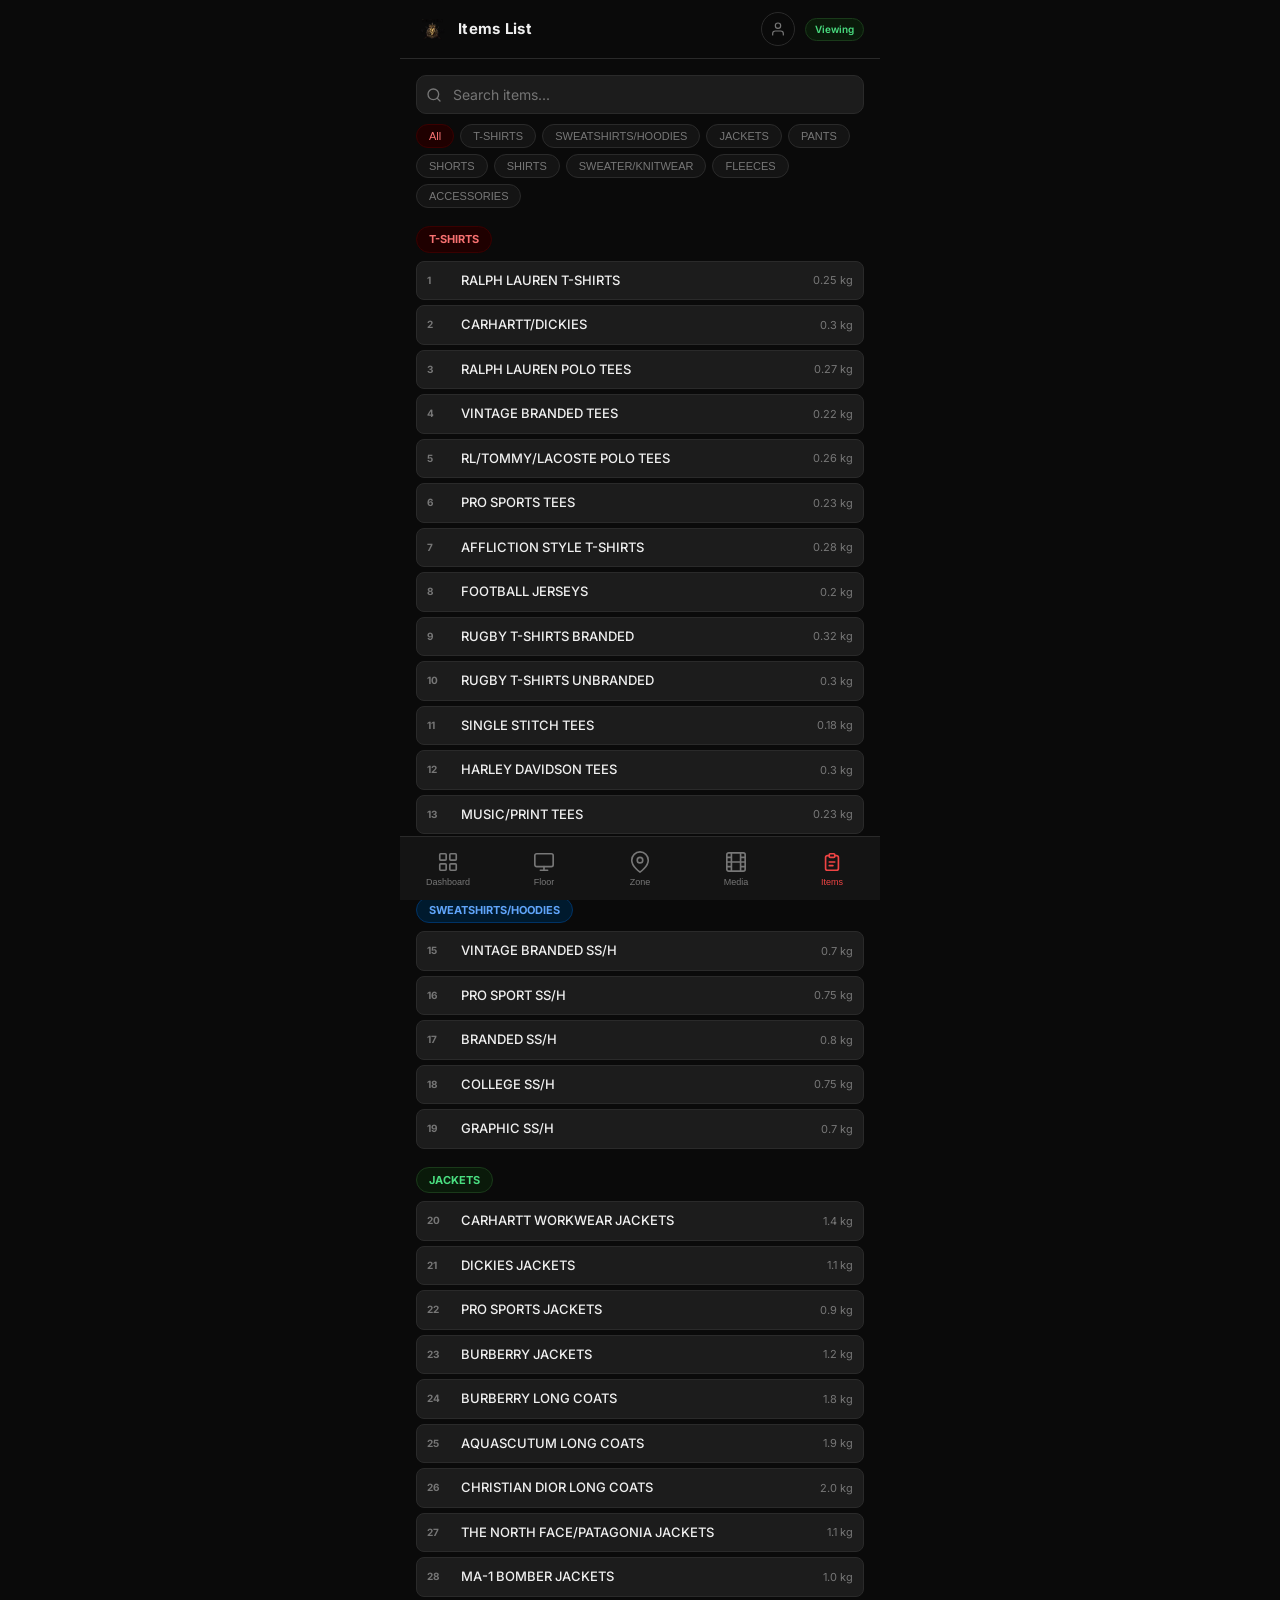
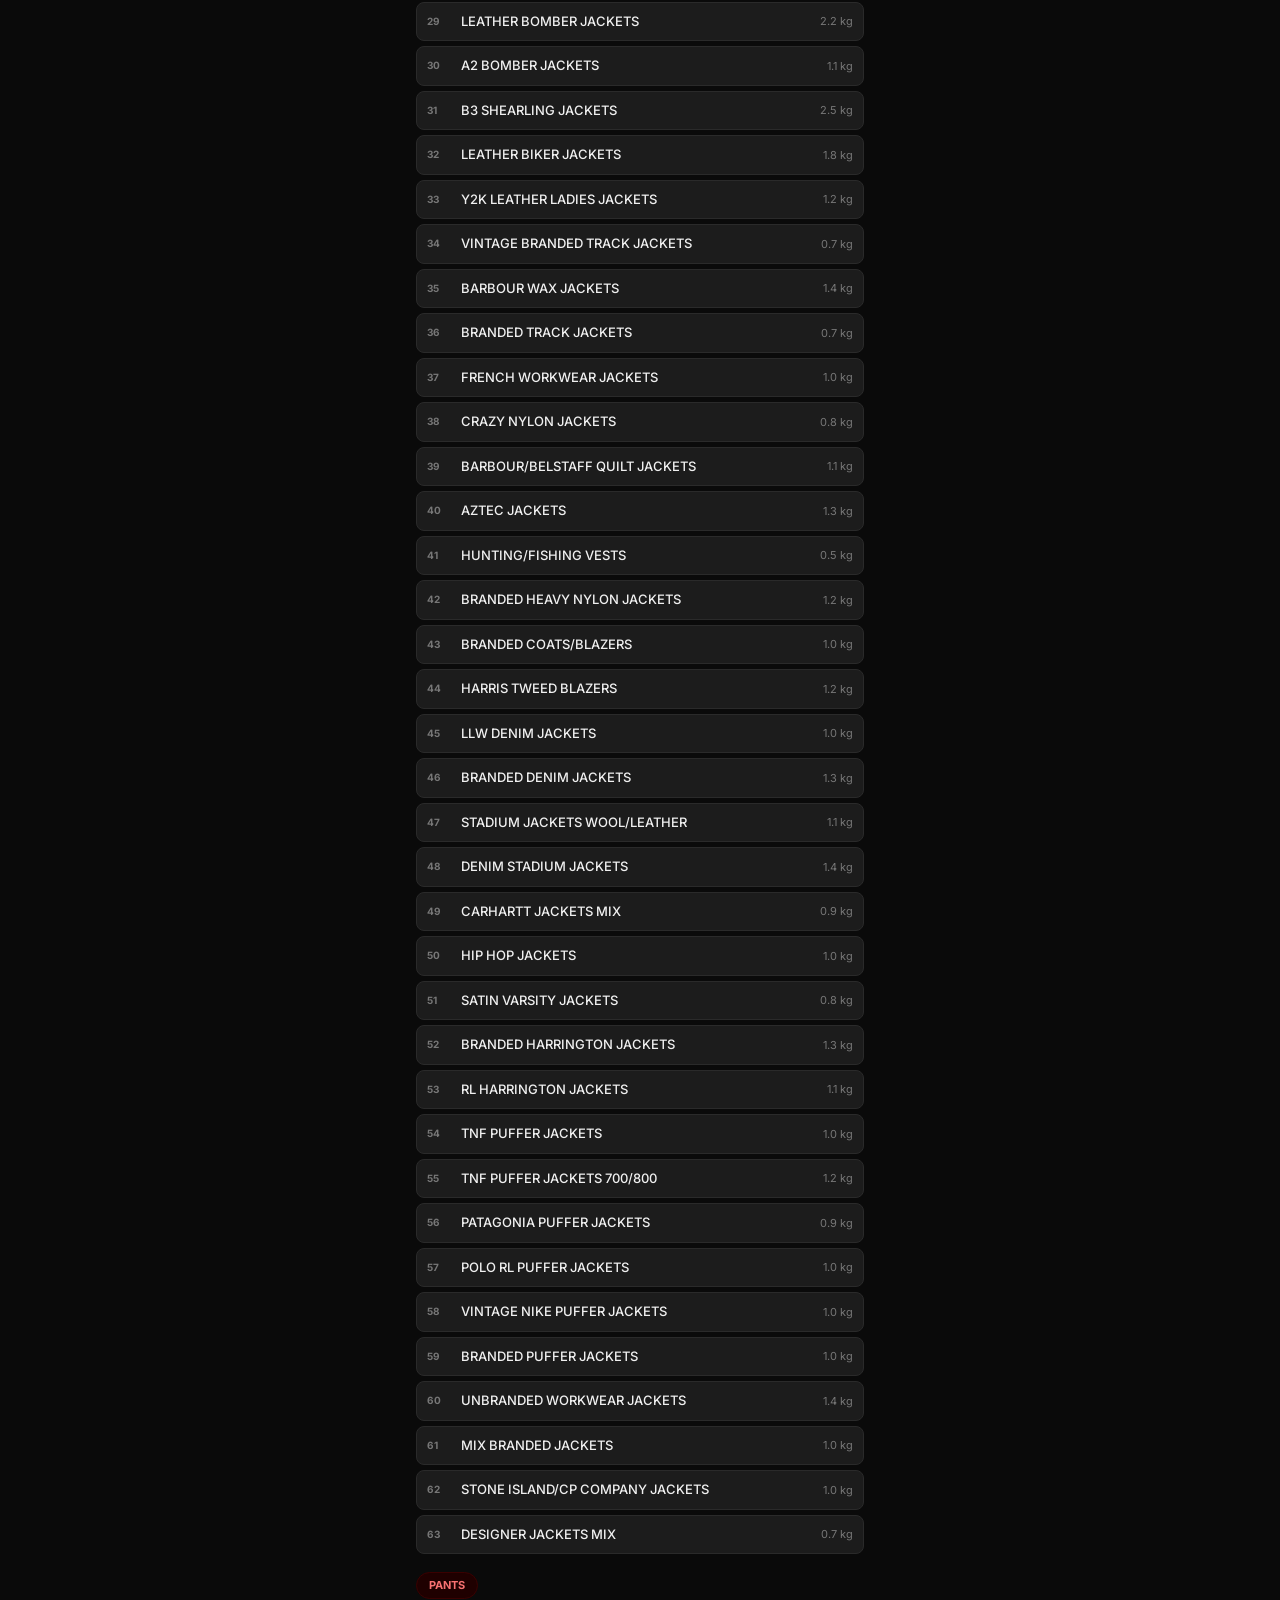
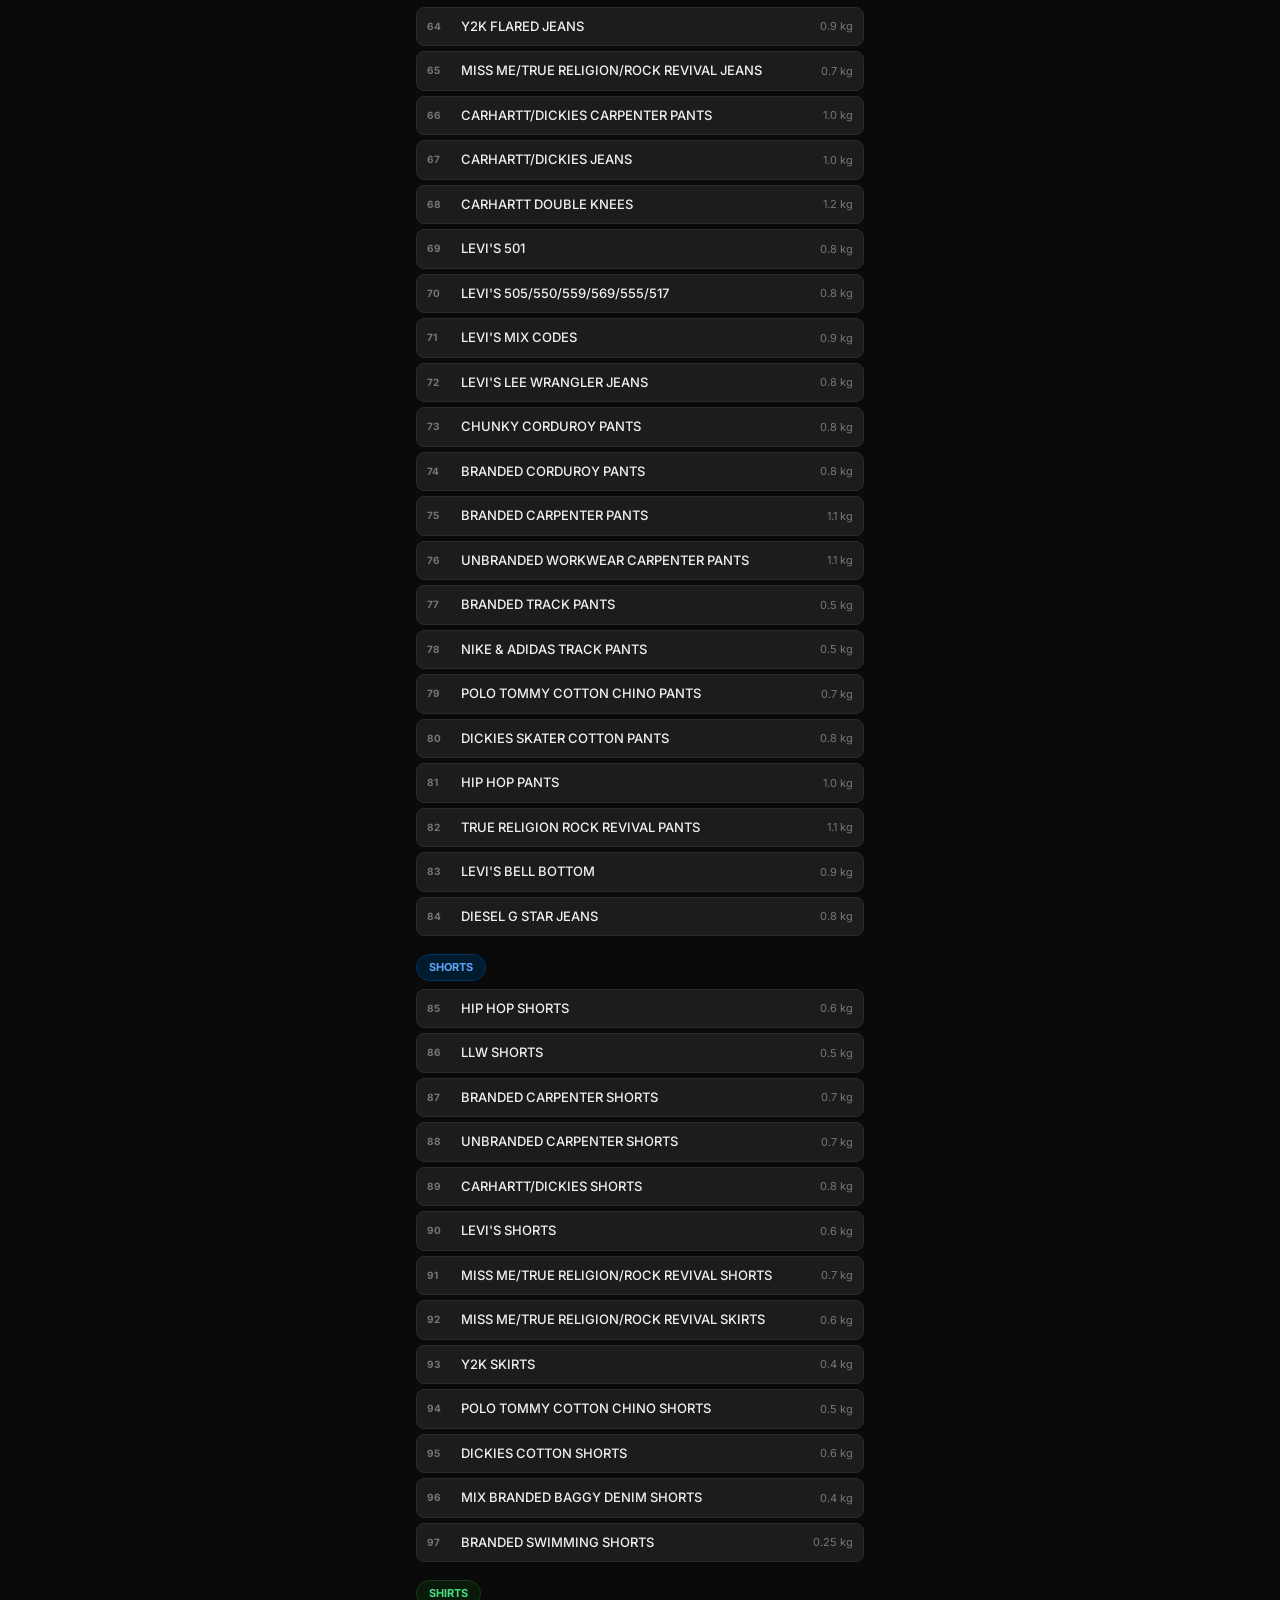
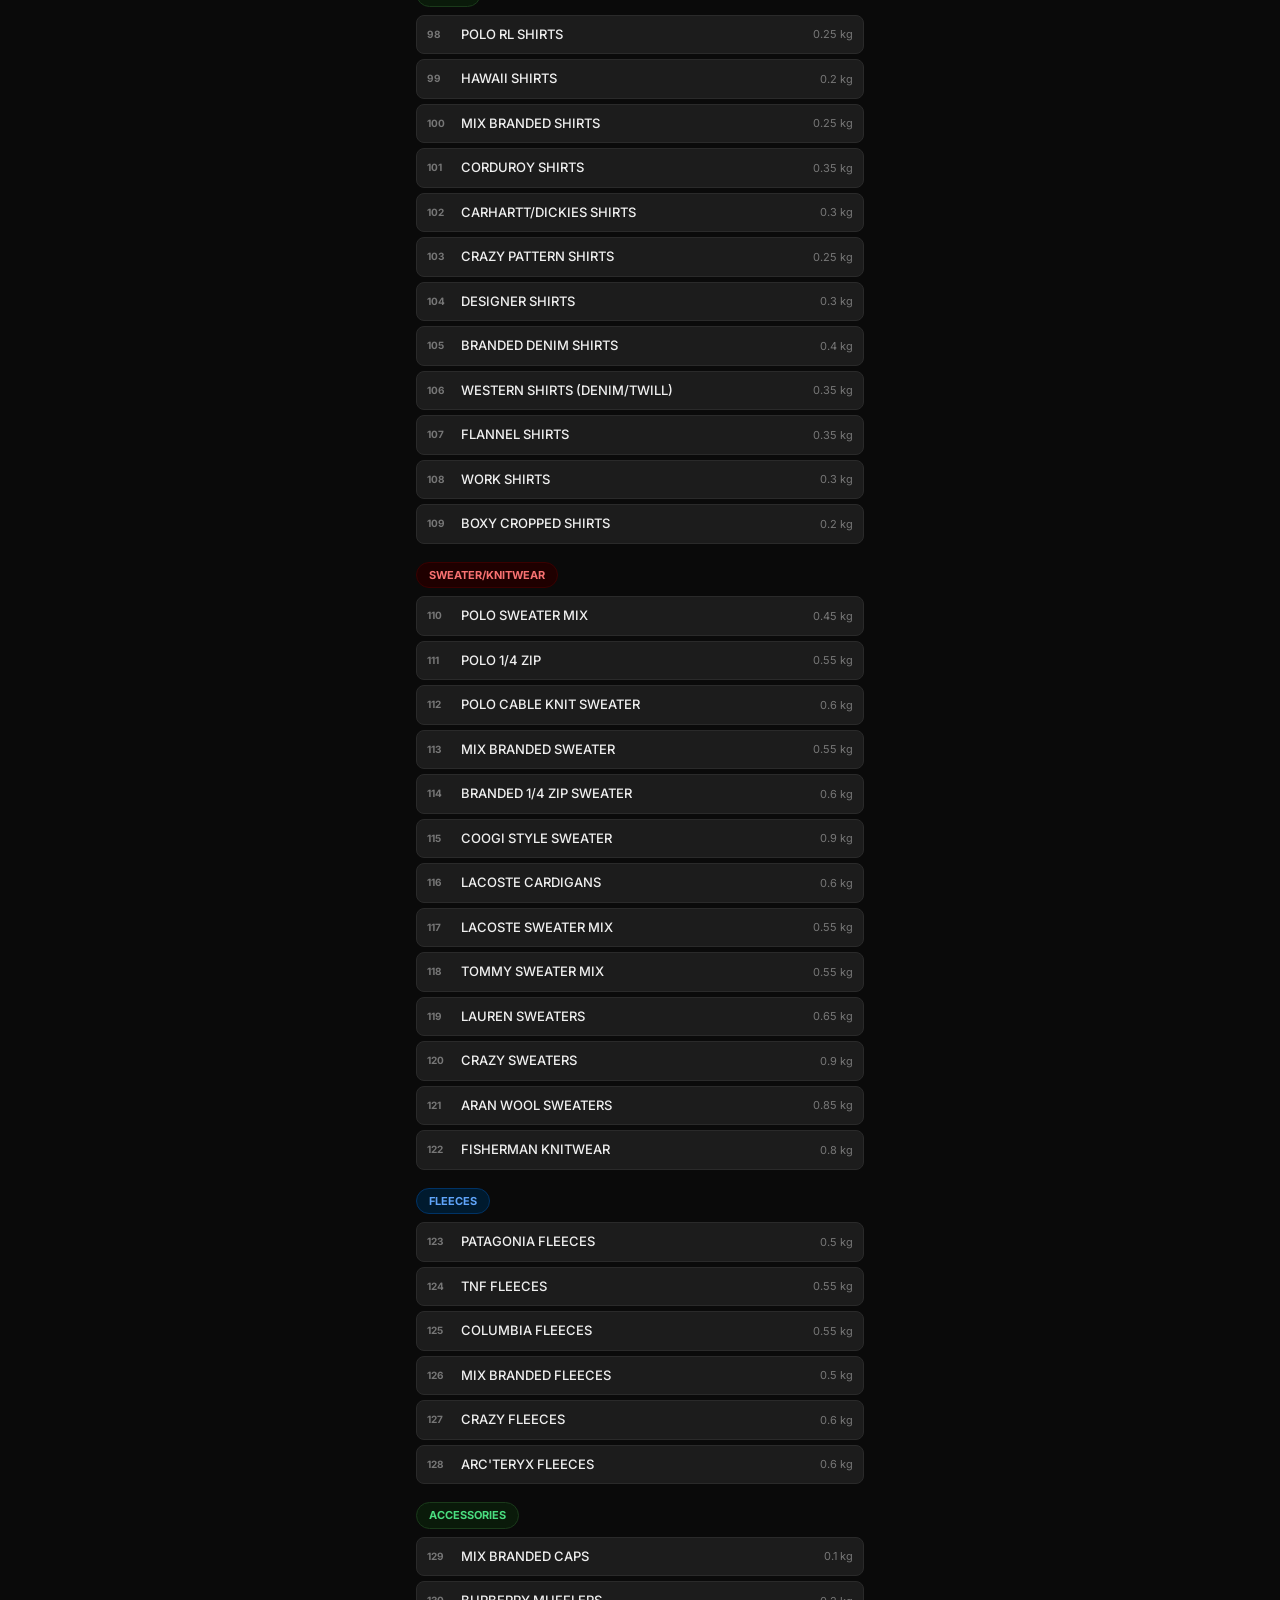
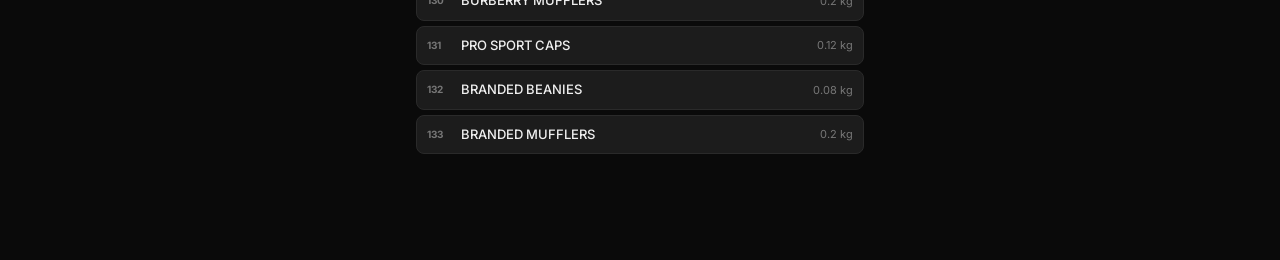
<file: items.html>
<!DOCTYPE html>
<html lang="en">
<head>
<meta charset="UTF-8">
<meta name="viewport" content="width=device-width,initial-scale=1,maximum-scale=1,user-scalable=no">
<title>Items List - Thrift Kings</title>
<link rel="stylesheet" href="style.css">
<script>window._tkLogo="iVBORw0KGgoAAAANSUhEUgAAAJYAAACWCAYAAAA8AXHiAAAQAElEQVR4Aex9B5xU1fX/903vvW3vsI1dYOkoomIXNSCxxGjUqInR+E8z0Vhi1DS7ibFETWJX7A0By6p0WLaxvdfZ2em9z/zPHUWNsUB+iKzu+7w79717z23nfuecc8+ZBR6mr2kOfAUcmAbWV8DU6S6BaWBNo+Ar4cA0sL4Stk53Og2saQx8JRyYBtZXwtbpTqeB9W3BwEFe5zSwDjLDvy3DTQPr27LTB3md08A6yAz/tgw3Daxvy04f5HVOA+sgM/zbMtw0sL4tO32Q1zkNrIPM8I+H+2Y/TQPrm72/X9vqpoH1tbH+mz3wNLC+2fv7ta1uGlhfG+u/2QNPA+ubvb9f2+qmgfW1sf6bPfA0sD7e3+mnA8iBaWAdQGZOd/UxB6aB9TEvpp8OIAemgXUAmTnd1cccmAbWx7yYfjqAHJgG1gFk5nRXH3NgGlgf82L66QBy4FAD1n/M5wCuc7qrg8yBg76RGoX0ziMOm/f2skVzR49ctvC5urmzXphdU72xID/71fLy0gctFsNJer1mVU5O1t91GvVDSqXsGZ1Ot8hsNF5jNBgfLMgveEAhk/2tsLBQo1Vrr9JpNL8rLS79W0FO3sN6je6hvJy8a00m0zl7+VhQUPAdo954Z35u/h/VSuXNarVam2s2z9JrtXebDIZbsszmByg9mpeT84fC/Pw/UH5tSUnJkiyj+U6dVnufxWx5Kjc795YZZWWM/lG9TncX0d9ksViMe8fYm+fl5ZUoZApqY/6rWql+2GK0nJCTk7PYoNP9RafV3SISiG5htLSeJVKx9Na83Ly/qhSqe9k7KxfwBH+mdf5Bo1L9rbig+HusjOZ+tU6ludOo199dkFtwwvLlywU5WVlXaVSau7JM5sdLS0sfys3NfYTSRYyeJZrbCXK5/E6DwXCHUqm8TavV3kR8mMvqDlbiHayB9o5TUlxwxbatu47sH+zTb960fVVzY+tpLrdz+fDw+EndXb3nx+OR/ng8OjY+Zv2x2+O9gMfx1kSj0QGPx2OIRiIX2iYmLorHk7MHBwc9iUSqNBQKX9/X3/sTfzCwIBQOrpqctP3e43I/SoxdwcZMJBKCYDBw2cjo8G98fv8FQqEwEaZCl9t9jsPh/OWEzXaRQCA8enLSftXw8MhVPo9PGQ6Hm5xu1489bs/FsWj06IkJ6y8HBwYvD4XCR1PZT6nNGRMTE3bW/ycTzTMADidM2iYv8/m958pVcp9YLJY7Xa5f+bzeXyYSMTGjp+HtkWj4R6OjI5cFAv4LUqlUkJUnU4mSSbv9Kq/P9xN/wCtkZQ6nfbnb57nC4XReTmsSdu5p/6PT6fqDz+f9qdfvqyY+LBgdHf2+zWa7p7Ky8qqKioplbrf7iWAweIXX6/1OPB4/j95/OzQ0tNZoNCpYnwcjHXRgKeSyh9VyUbtapVjESwMSCQ8CjndLcX7efRIhf8DpDPT6fOHteo06qJLLwAe3g5hkU6hUtwQDfsRjUWjVyhdAFz+ZfCxK7xKxJGrU6y7Pzc39jUqlQjKZhEwmixAJxsbG1lI+LuALIBKJWhwOh9/pdHZwHG9QKpUiJzunSaNW/Zjj8bxppKHRqF4YHx8PJRLxFw0G/Y0qjfpyPp+fJIDbjGbTaSKR+GUOYH1St/95TxKqw6FgC4GXVfT39fVtlhBqOXBIppIbU8BPWYXP5+uhvI3mDT6P30NfmmZ6h1aje10uk0MoEELA58dZGUnZv2VZsmI0vrO9q/3lYCSk4fF44AsEtrz8/MPyKdFaHQQgoUQi0RJ4EiKRSENtUzU1NefT8+uU6BVJu90eYA8HIx10YEkl0r9M+mJVSV/QyxaYjKeI6Wlh3/[base64]/358WCAQpKvfS2PeTRGS81rP+DlY66MB6453NXWxxIqkyL0X8TySBWCKRmYfLF97G6iglOT5fmiZWcnxeRk3EiCyJJNJMzPHTVqJBNBbLJ4azRyil0iDHpXOlUjFS6SQEAq48UwGIxGIhx+PTWzoppc/MTe1SlJBOMhwjPTE5eUsK6bliufgdRtA/NtbNcj4/LQBHNQAJEb6MlZFk6mf5Z6V4KhGOETBqamsNJBGvsTvs80OR8EuTTmdGyu5tI1cqST6yt1SCPtOUAE6gBF1ajRapVKrSrDefKhWJiAsAn8dXURXS6bSUSSyhQCjT0MXKKC3SaXR/iYViNo/HM5dHaM3JyhZ43d4bSPpuJrI8su/uJzoepYNyH7SBPr0a2k6OlbEvdzKVInixt48TMZA0B4hF3FyRkL9Fr9NspI0i1SlBMp3MA11imXCEvqgg4ECiUPBIJfjC4Si0WnWE2rMNQ2kp64LLbBzHywxJLTN3poxUyPwso/6Zkvz8n7JSslfCLN+bqJ80x33Qjp4/eNhb+Rk50Yg5jgNJDh71dYVQKGQgyf00Kdk/KY7jwOeT3sMHVyqdIBRxjB6kOjl6/wkBTM2AxsDEqOjLE2ESjT0TiD6Syk6389e9g70vpRNpjs/nhwn8JOnGT6YJb2V9xBKxq6kN4ykV0dNXfO8fsA7gZJJcIsVWyXY3GY9nQPDJ7okZmdc0IY9shDlkGOcHAiFSXRGIheIMfTAYzqhJUlWIhIJX+X2+nwoEPIhFol9lWydfZh0kEoUcXTxK7JUNx3JCGzIpHIlKHA7nmkm34wR8xkWzTH64qQxgH7X/DNJMUSKRELCxxsbGQNIiAxJSS1VZWVkFGYKPP1JkjLO5MlmaKaV28TTJMcqhVql3O1zOY4hJF7J3AlNmbJFIEhMJRUxdhqhR5guZbbE8lJ+bfz29wzppfYGQeDip2YyEJMm2yOv2tOj1+stYPaVMP5R/pffXBizagI8WRiDiPnr58IEARRsJMsQTval0uDgSjR/PQCMSCUCAtDEytUKdw/JEIkW2WHjF6Oi4hW1WLJHe2ADEWR2dmogcmf55HO0aK/wgZTZFrVJ6FTL5LTqd7rkPij/1SVqQbeyHpV+6KSQtmPGcIafNZLYOSGpJaI3HZAo//CBDO0k20YdvH2RymSzG7MhwOORMplP3UCmp6IllLreLFkD6mAqIB1wsHgOTYgaDIUssFDW73Z4L6NT7u8KCwtuZO8LhcDTQRFcp5Mo/0ZciSCpf63I6b2SuFurioNxfG7DScdA+712j4KNv7d6SdIqEfoqDgC8WhUKwEhB3MgAlyNgX8ATEN8DvC7XzOD74PD7SCfw9Lzf/uWAgjGQ8ecHeflhOipZ4y5H0YAYaK6GUJqxRcvv8Le5g8MqhodHPMchTPAIFNQAIYJlx8QUXjyeMJJOMjIcZM8p/aTSaPSRZSdKGV36yWSRC1hh9IeKJlGBvucfjFySSKcRiyRAZ4I8LeMLH+TwhSTVmGvIyX5R4PC3kwEc8niTtrzDz+PxWiURCfBJAIhKOT46OzjLpDA/Q6dDiD/qvEggEW+jABLpCpH7dlB+Um3dQRvmMQWKpjxnK57iPmPsJUu5DtZBhBkmifPZtJoQwo93A6ERikZHltOFIIPW8L+C7MZFMgM/nsdMlIYfVkumdolapFNkthNRMEUh0sWNAmix7wV66D2v+M6O+hQl2wqBigSDFp+zLbn48nsGAJzvb8ohcrtjObMNgMLSYbfbexhKJOMN7kszJvWUk2fb2z5AZJfzcmkwl/ckkHVrIbGd0BBQpn09fpHTaR9K4hU685wQDgQm27jR4HF8q9dJh4SI+eG9XV1ebs7KzU0QDAZ8fYe0PVuIdrIE+PU4ikaDNpQ2mbeX43H/NgzaUMZepwgzjaXP4KQIHA5dIKJxg/XECsm/JBmNMFfH5ZdnZ2R1iochFm5UjgqiS0VCis0EqlqbR0kl2DqWSD+7MmLFoQv7B62d/0mYLaQiSbYDowxPaZ1N+UEqAUdLcmXRLWK1Wj9FoeIYBjeZuJIm76gMqMNcAj9ERH6J7y3gkesUiMZupmJVRu2aVQvkWWx/5vISsjC/gSxnQSI0myU/FRBniyQRfLpMTr5IJGsdD/UZtdluFXqNfnZeTK2U8SyZTB82HxeaZYS57+DoSkx8ceOB4/[base64]//7hK/wB/6V0ajpn7zsZvZcHwyEdXyCAw+k0UAxuWSwV+z1fKABtNJxu93G0GaWBQOASjscDx+cFrDbraoqRHeH2ui3ULk3OzfPIuFWSg/A34HHgeLxkOBpeRpsyPxNL5LgsQkkqFkvQ0KaPxt47B5YXF2flj4yMXcrnM8mI9Mjw8G2s/PNScXHZSWQbVZPEjBLAeLt3N13e3z/I7D0/lcUCAf+pZEDPU6v1K+i9lKROKhKLmqjN91mfdqfrbJpTlEdgcwU9a1iZddJ2GYlLZlQmBweHrxZKJM97fN7JRCoZbuvouLZvoO+Xcfqy0RljOBAJPUZSboTa76R+QvXvvbukqaWZH0vEo+DhDtbfPqb/Mxnv/9zD/9BBb29vlC8UrVRrtAUGk9FMQdJ8Pp//0amMnp/R6/VFBAA5qbcC+mo3EUBW0ruOgMHuxeQj6qW6hfSNNlOgN5eC0osofvcu9VVLDkE11RnodOQn8N1Agdg8kloyosv2+Xw7ycfzmNFoZFJPUlCoKbBaJx//rGX091uHaYM0iWRaMLcuW1U9axaz3T6LNFPW39/zWnFxYTaQklgspmy73Xb12NjInyory8kWTMnIv2YkA3qX1+t8UyIRkSROiTUalYHKHmIdmEz6c8gu0yWTcWEw6L+FlVFfdWazUWE06k1W69i1Q0P9z5eWFtPcU7J0OstCNEza8YuKimbQendRTLAjmUwuoHI5gZdpAj49S8lb/xfKD9r9tQCLrY42uIdCJMMUPJ0kf88IAeUjxyRtvI1AMkjlIUojBEQf0QWHh4fdxDw/pXHWB5VHCTiTLKzBEiujPr1U76d2zM/DitK0cW56iNEYLsoz9useOgAAEABJREFUNxuDHuIUy/[base64]/Ofz71gLr2GOPla9Zs0b0OXz5qPihtet75yxbea5MGLf96dor37z0ovPJue9zPLd+xzX/qq+PfET4+Q/c51d9c2u+tcAK+iYfff+t9W8RuBRftr0UTOYfefhyp9s+uSLsC2gXLJy/88vasPpTTzxxVmlR/vvHHXfMj9j7tyl9a4FVVlLGqyyvWBhxOOpPOfLI29Ycd5zu8zZeFQ6LrKMu7T8eeAw7duxCLBIu/jxaVn7O6ccvv+DsU/5tNojXCvixuXqNKMXKv03pGwusZcuWUSzu87eSotO7Fy2s482ZXTlHJucvWbt+/Ufhnk+3iiP8M7snUNneM4KG5hb2M5XFv/3V+Wd8mm7vu0GjNIT8zpPr6qqKiouyonKVdM/eus/Jv3Hq8hsLLL/L9h2zUfn8kYcvPPWzNtM5YdNv2fyevbKyYDIvT8WCtf9FtnJlnez80466LIHExd5YUMB+0DTp9SASj5nT0dgvLjnrpM/+VUSBpXHmzKJkIh7u39Pa6Ij4PCxY/F/9H77o8B9q1LrnZ8+efeJ/VU7xgm8ssBr3dN1dVlq6dnxi9OKjly8885xVJ8+9/vrrP1rvEy+9fsWsmorL331nvSLgc5efsKz6jOWzCzXLCwslh9dVZK2YW3w+zxVd53FP3tzW3pT39IvrkRIALn8ML77wElp3Nc1PRsJ/Xn3U4ntPW3HY8jWLF0u/d8JC1cVrVuQ7nZNXpOMJ3Vsb3tKdvur08x59+s3n8eH1gzVrLGvWnFq5+oQT5nR2tJw+u6r8901NTa99WP2NyT5i9DdmRZ9YyKatjU8KBYK29+u33xoOB39qtw+ZPlGNvz649lmP09vr8/jlXofrjlA0umkyZu8SJAPruHT4vmTSu8znn1AFQk7U1OagorIIM2cUQ6s1YnzMBtu4NTsUtv0oFhp7ISFyNQ8N9bTZxoe3D/UMXd7V1sfPNuY33v73Z7d+ckypmlvBSwTve+vtdY+VlmbV12/Z0vTJ+m/K8zcaWGyTJELJQ1WVhXsMJt36e/7+L9v113/sYlixqLqit7ff9PabuzAxPp7ld9urZpTm5MfjvlqROC2KJ8JIJpPwOP0Y6BpD864BdLX2o6tjAKEI1SEJp2MMAkFUMzrSUxaP+HO7O7str762Dc5JO+x2u+HSNWvkbB57070PPvO40aTtsGSrHWKl5da95d+0/BsPrF0tXV1Siezpnp7+Cy+76IyyYL9ESC4G/inL55ZGAt6/R4PRbItehuryQhTn67FwYRV+dOl5OP+SH8KQnY1wJI2QF4iSgZWtBHQyQMgDRm1BRBHGylNOxIU/OAc/u/wnOHzpIuRkaVCYK4BtYhQtTbvrhsd671qzZrEUH15XXPq9ec3NTbXlM8oerK+vT3xY/I3LiEXfuDX914ICCcEzAZ83OTo4+niIF7g17hrcYJ0Y2xCNhZbn52XjqOVLcPGF38eTj/0TK08+HqlUCj09vYjGAJ3WhFNPPgbX/eIiLF1Yh++uPgk/ufRsHHn0LEhkUnR2dqK3qxelJUW45rdX4a9334ErLr8UxUU50KqlGBsfuMA97HrvtOOW3HnemSf9vXH37gfTKcHQi+t3PfpfE/0GFXwrgNXS0hKMxZOPbN68ufqdt9/+UWtb81E+v6toztwq/PDis3DppefDaFDjqSeexP33/AOP//sZ1L+1Dbt3tqC9vRulZcUoLslFZ1crdjVsxZzaakjEQrQ2d6O5oQMb1r2NX1/5W9x9513YtXM7Fi2pw6233YzvfvdkGE0K2B3j83q7265Y9/rrP25u6pDIRco/fIMw9JlLmXLAWrhwoeozV4IvLm3qGnqcDPn1yWQcpaXFWLJkEcrLZ0Io4uHlV57H888/j507d6KyvArtzZNo2D4I9heHSqkAAwM98AT9MGVnYUZ5ZeZP530uJ8TkfXJNAh3tHpiNJsjlcrz00gt46B8P4J23NxAYizB7Tg1yc7ORTqfJ6Nemy0rL3l6/aUfzF8/2v2vnz59vWb58+ZdGCf675ddTMuWA5Xa7zygrK7uGmEyH//1jmlgsu0+lUrl6erpoo5Po6+vDHbf/Ddu3N0Mm12DC5oTX48CiBSasOnkmVh63EN//3qnwhbx46LEnMDDhxNbdrXj51fUwKJS45LyzcMkPT0LNLANUCgV6OqnfRBpFRSV48YVXcfttd9HJ0Q6FVAWfN0jAUzqEEtk/92/WAK3VEIvFLvV6vYv2t+3XRT/lgGUymVoIWPzh4eEn6urqyveHcWkuXdXeOaGbUVoBh8ODXTt2o22PA0NDYxBKFSgqK4PL60PZzBkwWwzQ61QYGx1AOOjG2IQVw9YA+oe8sE5MIMtsgH1iBDKxCDQPKNVq5BUUoXRGOYYGR7Gr0YWhIR/27NlDU0wxaUVqdUjrdbm/NPBNDT66qe+F9PJLWnd2VlaWg56nxD3lgBWNRodkElmMx3FLe7o6nlywYM5Z+8ppg173hFEn7dRqLHDafOjr9mDRohlYsGgRgqFQBlxitQ7+BIfmzj5s3bETPo8bQY8LyWgayw+vRVVtAbwhP/xRL1radqO+vh79fcPgOB7UWi1M5lwkUkKsWXUY8vN0GB8Nw6BXIx4LQ6Hg3o9A0Lqv862omHFaa+Pu+4QC3kkCHpcKhUK9+9r266abcsAiO2jCah0T5GTn8CRS6exIMHhdVUXppfvCyIaOIatSqd64/[base64]/fD6E9AY81E4s6yHnxbWf9HcWN3y5cs1tVUVv29qab7eHwiVzJs3LzkxMRHU6lUbWf1USVMSWLsaG1+enLTVV5RXOaOxJFwuT67L6/11IpZYS6enqi9ivkbJt09MjCfXrn0azz77Mhx2DyrKa3HCcSfglJNPRNgXxp4WB4b6Jsl+UsFqswM8jv2iAU4PEAglkEwD0WgcLrcPsTQf3SThGpodyM7Lwcknn0SnzXIIhWJMTjqxY1cL/vXoC+Rojfs6x8acXzS3GTOKFtht1idGR8d+nkqlTfl5ucjLyxuw2SdfX7fuzcYvanuo1X2VwPpK1yqXKJ/TanVPz5hZHorEEhgbs6r9/sBKp9P9wKxZs077rMGzs7NlrkD0Lq83bjabjTAaNQSUJDo7RpBKiBEJ8JBlLIFOKiTVCPI/+ZBfWIiauloYs82YUWFCRVUZTBYLaufWILcgl4bhIUZSrbJSQydLOYLhMMLRGNrbugBODD5PBCEfGBkdqdJoVOcWFhZK8BlXTU3l0akkHhodHjnB4/XJ9Totli5dGuzvH2iTK3kPfkaTQ7qId0jP7gsmV7+5flswHHwyP6/gFYPBQpQCeDwe8Hi8JQKB6C/VFRWZf2iDKjJ3gUl9q9c63m+fDJ0nlQHDo+NkaJshVaoyJ8FXX30d79e/i+7OHmQRcDRqcj/YHUjzeXD5/Ogi14TXFyRbyY2u7j5EYjEkEnF47E6YCATs391o79iDzZs3o3VPG8jrAI7jky+MB4VMDC6ZlCSjvod9LuvWohxL5h/8yEyMPiory3/g9fge8vv91Uy9q5QKzJkzB36/bxufz/9rfX2Dg8im1D1lgcW4TJu4ORgMv75o8ZIt8+bOT6TTHAIEApt1okypVF63aN7c2+dUV89TirDN7/f+Qq+XmKur8/HjH/8QJ554LARiHsRyAUorCzFvYTVyKVbI8SPoJdWW4sXA8VNwB3zo6u2F05VGJM6D2xPGpN2H0fFJOEhNCpNRyLgE+nvCiIRiMFpMsOTloKKyGhKJBHVza7HmtONwxqojUZKn5Id80dmxiOeZmplF65bMnz3/sEWLrg96vXem4okCx6QjY/gfd9xxsGRZWpwu1zPvb936FlvrVEtTGljE7LRUIX5zeHi0ndTfXXn5+QnbpI3A5SFVtKc04Pf9rG3Pnh16rWYhUy1HHnE4fv7zn4NUIuQqJSorKxEK+9CweydJol5UEejWrDmG4oVzEImFSDJZ0di4mzzyE+TLApKxMEKhIPweHxnyTdixfRM8zgik/CjOP2sOTjx+MeRSPsbHhtHR2Upe/DJolGLk0UHg+KOX4pqrfo5acqaajGoKDw0cPzo6ts3lsv9uctKuHrdm/i05rFy5MqRSqhree/fdTZu2bn+A1jgl76kOLGzcuHE8z5z350nbpGfJ4sVXC8ALR0JhhIIhTIyNobqimHM5PXC73aitrYVarcaGjRux9rnn8NwLL0AqEeD7Z5+CGaVGki65kIi9OOvMFXjkX7fi+ONnIeCyY0YRDyLa3rA3AYUQEPMBtYxDfrYWN11zJv5+x/WoLjejssSE5YfNxUnHH47TVh5LwekWPLv2RTz/7JPo6e2CUa+D2WjAYL8NRQUG8pG5eEODg+A4Dnw6IBQVFozpdfpl72/ZtGlgZOwnmMIXbwrP/aOpv7x+bW86FX/RaZsUrTzxhEt0apVLq5KTrWSCTCpGVpYekRDwzDPPkpE/hvPOOw/[base64]/NL8f0cS0YJjjz3m+uwsczzo92XUXYSkF6Np2TOIP/zpL3jznXpk5eZh2bI6MsABg1KF2RXlUEjSWNN2HCAAABAASURBVDi/HBaTAs8+/RhuuO63mF8zC0vnzsKMHAl+9qOTcP6Zi5FnSmLJ/JmIBp346S8uwTvvbUTd3HLkZKmhIkm2aE45tDKALwCOO+lkJHli3Pfg47jvoefhDwPpFIhOAZ1CgZA/gLPPOrPZaDRd29zaWjk0MnZNfX17gM13yqTPmCjvM8qmbNGDDz44OrOw8CWFTLrke2edud1F6i/o88FisUBGG52ilU1O+vDwP5/C4088A5FQAqUEOO/cc0iqZYEZ/x6/B0cedQT4Ij5ef30zfnftdeAlY8g1yFGaq0ZlqQlycQy9nW248spbEAjGUVFTjioCII8TQEye+cMOW4ajjqmCkPRnd18/HqGxXl63E/4goKIB+cR1IV+U+ZWpXq9n83P29fee3NDc/CeaInnJ6HOK37TEA7+C/Pz8c8meOWf+/EU/qKtbcN7cufPPnzdvwYX0/EOW6P2ivamuru6H8+bMu3D+3Lnnz587/wcLFiw4l5yc5yxcuPBMSqeT5/n0FStWqPd1lpF4pLa6vOiaN9/aUJGfY0EqmURxSSHMJjOUcg48so8iMcDhDOC1NzajZIYJs+fPhd3tJ9eDCSK5EXklFThixXGorCnAtm2DeOWll6GRy6GSiJBDpz4ulSZV9zQEBBxLTj6OOPpk6AzFgFBHDlMF5OosLD3ieMg0Krz9bgsGhr2QKQnBfA4+fwTFxaUoLCwEj8eDx+WGy+EUFpfN/H/HHXnkSdjH65ilS7OrqyvPmTdv4ek1VTWriXeramvnfqe2unYV8XP1nJo5q1k55afT++kL5y3M0LCc3lezfNH8RauIvydQUP8s4nXdPg69T2S8faLaD6KZM2dm0yntqtbWtn/t3Lnjwd27Gx6ik9U/Ghoa7qfn+xoadt1H+b0fpYaG+xoad92/a/fuf+zavfPBHTt2PLRr165/7ty58xFKj9PzHTabrXRfpvCjc8/N2bSp/kxOLIzWVFVJVWoFxfRk0Ol0CIfD8AVJGJCRLJHyIZVLQaYOnD4PNm9rwHMvvot/ProOO5tG0T8aQsGMWVDpTTj+5AXoG+jHtq1bkTuznMI5STCfFwkn1M6Zh9yCcmj1hWjeM4IXXt2EB/79Mh5buxGdAzZ0DfkgEAMSUo/JRApxcm4xqSkh8anQKKHSqkB2O3JyciR6udxos9vO3Zd1Mpre0aFVHe3tD7Q2Nz/e2rbniabm5ifbWlufatnT+mRD4+4nKST0ZFd395PNLS1P0PsTO3btfHJ3Y+NTLKcylj+1feeOp4i/L/X09Pxr+/btp7N+D1Q64MDq6uoanzOndllxcaFu1qwqIyU1SxUVMzUlJfN0dXVz9MXFc/SzZ9cYCgtrDEXFxfoZM2dqK8h1PaumRp2bm6sqKChQlpeXK5YtWyYnl0BJa2trw74sOBUOB3xed2F3V1dLNBaWsaCxy+UCtacAsw9ssVqtlsCmQDSegFAIDI3F8Pzr72NjfQ9uvuN9XPbz+3DtTQ/hjfcaIVDqEOfSWLLscKT5Avitk+jo6YGAQHnS6lOwp68XBlMh/vb3x3HeD2/G1b97AQ89Xo8nXnwfb23eA4FQgFAE0Gg04HEp5OWYoVer0Nvfi8Y9zYik4zBnWRAIBObXb3p/i0FvVOzLOhnNwNDo35IpKBYvXSRPIyWJJ2PiRCoupmeWRJRLovGINIWkNI0US5JkOpGpI1ohlbFEMhcsEfxxNev3QCXG6wPV10f9NDY22nt7e320oW72s2CW2tvbA729230NDQ3e/v4Gb1NTk2dwsMnT39/vJTD6WT2jGx0dDQ8ODkboPVZfX59g+Ucdf8HDBeecM1OsVitrZlWL1q97Rbdzxxba2DRs1hF0tnfTMyCVAEEylqVSKSQiMeJxQExlG9/eQxJnFCTP4HQC23aM4Z57nkfv4Chau7pIPYpRN38u+vp6kJOdje+u/i6GRseg1plx/8NP4vGnt8LjBak2UNAZGCTg7N7dhBgDr1gAkVACkYCA6XbA7fWRPyxENN0IBjwUDgpi03vvwOdyZFVUlClXrTx+/nGHH571BUv9ZFWqnnhEBWzqlP3HnaK35CcSe/8sOiLJ3F9UlyHYn4+vBFj7M4EDQXv88uXXv/7yS4++/+76t/NyssrmzJ6FkqJc8Lk49Ho52VdSCGmlBq0UWqUcxfl5KC0sgFIGRMkNccPVq/Gn35+Pc1cvxCnH12HJ3BIopBwam9rhphNlflkBLFlaFORZYFKqoZWqoBSrsX1HFzr7/cgvMaBujhnLFxnw0wtmkTviBzh8vhk0JFIELos5j/xkJWT0C2EmR5hRRfOQ86GhMbRKAdRyHmaVF2O0t+Pwxq2bXnr3/fc3HXVY3RpM4Yut/Sub/pyaOUcX5OauLS0serEor+Cm5cuXS2aXVy8vzS94pCy/8IqFpaUqo07zYH5Ozh1FudmPza6qOu9/[base64]/wMh4ZjGb784yZ/0jJydHDwBkThyVn5v/D7J5l7L6koKSJSqF4nGi+Q17Z4lof1RcXDyDPR/o9JUCa9I+sYY84qulEulwbl6eEMnkmXs696wzmiwGoVhcHpeocowGU7vb5bzU6fWuDCeiif9lgeRYfLBiZt4PCguLH8jKyoLJZCJHqJVUXQLsPRKJgM8XQiQChWI6yN6yQ6lUIhIFKspykGVkNpAP4+MtePudp/HG+g1wUDxQKgUCJNFsdg988QhSUj4SYg4OCusM2d0IUfs4hX5amoewY+vb6GzbDafNBi6dxMwZpbRcak++NAEvCevEOCYdNoTIU6tUK0B2DjgBB1L7IFMAarUaHo8notNqbz3x5BPOEwgE9n3lhVqp/pWALyjSaDQ142Nj782na3x07HmtVisge/OxGUUzFoxPjN2o1mhcNtvEH4oLC+8sLiz+NdHeQ0HvRfs6zv7QfaXAkisUnFKljIXCwRq+SHC9PxR6nCYX6e3pngekyxJhr7O9u/t2YmJfQWH+a11dvayeSPbvVmeb1139x7/aRRLpy36/P0i2HYipkBIy4qSKSkpKkJ+fj5KSYsycWZzZRBcZ9TIxkEPGs0GvQUG+CatWHYPzz/sOqquUkJBhL6BpCDlQeCiIWCxG9pgMArKZIvEwouEAhHxSpUGQoxNYvHAWjjpyCWhPoVHraLxcmIwA2e+IRvwwGjR0OtWguLQIJhozKzcH0WgUzMcWJ2Nvy5YtMBgMDoFEPOZye8U5Odmv0/D7dHv93ltKZ5St8ft86VNXntLpsjvuBgfbjPIZl1MHBo6Pi8LRyNEqtfouHo9ryc7K6ukf7P8zBy4oFArlRHPAb94B7/ETHcbjKXUwFElYsvI3EHjE2dnZ6rO++70/rl5zxpbh4bGjPeHwzxi5zx/QJxJJ2iaA/CmqY4891sTK9zXdd999k4w2HvZLaIy0RCKDXKbM/FIgkUggQo4riUSSARvVg8/nkzSLIhxFhiYUDJKRP0FgCYEju8ygEaO2UoHyQilEpC5NKjmUAiniwSjiviBUBK58gxQCkq/F2RzZR0pIxEAqEaX2HHxEk0ikoNMrESZ1qaBAtJxOkhUVFTBbjNDo1Bn3h1ypgJz8YwSozJzodCge7OtWBT3JrqKq+a9gH69ZZbOKW5pa3xMIRaoUh0vlCtUYjS/0er0ygCczWkwvV1TMOrG9rWNH3bz5DZu2bv377NmzNRzHT/N4PKLZx4H2g+wrBZbP6x0KhcPpzq7Oldve3/rc+ND4mmeeXfv99evXz1KqVK1ajea1D+caT8YTfvZstY7/paur41z2vL+psbnldrvdrqATKd7YsA0TE5MkOQoxOTmJjo4ujFFQuqOjA+l0CmazOWNch4IJdHcPIkYnRJMlC/QFwNw5s3DW6adBp5TDpAEqZ1RBpcshH5aQTnQc8kw5WFhbAzWp1tWnnIwzVq9GYX4O1Dot2WAyTJLzdXhoDD5vgGw8gE8qj6lj8hlhaGQEbe3tcHncBEYZ2F9Sb926C0VFRRgZGTHSnE/44z33OG+44YYU9vFq62n7Bam0qqHhIdUrL7/2slAsuFAmlQ1v3PBmk1gsecNqtTZ1d3b8k7qL7tix88ic7Lx/et2+m1LplGJsbOxicvGUUt0Bvb9SYBUWF9xQUFiTN0NeelRe8YwLG1oa7o2mYjXZFsMpFrX86Ob29k1sNYuWLq3IzjXdxJ4XLlT+NDc3/372vN8pDZNMJstIgWgMiJCqYfaLiIwrmy1Im0hSKRomYKUzYFOrBBgYmMT6jTvw2rr34fHHUFlVgzlz6qCUqtDW4EBhbikUYiOi3jQBwQihUI1oJAWj2gijDujY08ZUGKpqa1FeNRs9AxN4/Y1N2LFrD0gLk40HpBJJuFwe8ldF0bqH2X5xiEUyOkz4wIEP0rIYGhrK/H5LIpEWXnnBBUrsx1VdU31lbn5OYVa2ZXFefuXxzKUTDAeWFxZVzolEQyf19fWN5BXkFhRlFS4sr5i5VCoTXzIw1H/Z3Lo5EjIZjiAXT+9+DLdPpLx9ovofiWiBoUHyVW0d3Rru6Ggc+rCb9OadO9sae3vtH76zX1366+spdkIFa9e2xzZv3pyRXvS6X3cwGBQxYDHpwGVa8tDZ0Y2x8QlUVuYjN1eZ+XcZnOSsMhv1ZFynsWtXF9o7x/H0c1uw8Z1dSEFG/qoxvPXmu2AiLZ4QYHdLL956vxVjLh7GnRzqN7ehuWMAfpplU2s/xshxarV7MDBux/Ov1eOZF9/Glp2tsE2mCUByRKNxxGNJSGRSlM80QaPRIUChnZFhK0m0BCWATnEZaZlGWv6Xhx+mnjML2KcP5v8jKW0fHx8fGR7++D+SGhjYY9vbweDgYKTf2j9MEttKtFFWTvsTJwk/wZ4PdPrKgEUec1IUmeky24lHrgZBXV2dkJWXlpaK96bCwkIJK2f1a9as4e/Nr7/+et7elOnlcz4u+cG5l//q8kvOIu8ep9VqyHaJ0kbGkJerINUyBvaHD6ef/l2Ulc6ETqdDdXU1CovyybZSQiwWI0CSra1jDKPE3u4+B7r7HbDaAxTq8YHiy3hzcyeuvfku3PzXp/DT3/4dN/[base64]/8cYbIjfffGOIbI3eI45Yshifur73ve/lFuZmvdfX27NaKOBxv7v+Z1qpSCxIpT4wTXg8HqmfeAZIzMYSknU9a9YsOhXOhJg2c2JigmwiNdLEAb5MAHcEaGofRTAqxs7dbWhqGSFDG8jJoe+FWIjuQR/e3zmGVza0YXgihfJKDfRmAQQiYOeu3bBO+mFzxtDRnwS5uKBQy8l/FUOaE0EqVSCVBDQaLUnNXHDgkwoeBFOHQoor+Xw+MEnL5u4NeLNlSdmIRqe19vf1/7i0KOuZxYsX6/Cpy6A1/YgDzyfgicMcBNEPU4zymJAvifEgjFFd5p2VUYrTe5zlLMmlKnrmxQHEyK5MUP4XSgfs5h2wnj7REX0LbxVLRb+RKxTXGYzG3+kNhhso/d5gMt7IktFsuoklc5bl5qwsy03ZlLKyLTdRujE3N/vGgoK8G/IKCm7ILyy8oaio4B63O9D3ie4zjy677UcBvz+rbEbJJX+4494nErawtKe7WzVEtoper4c34EeYpNGe1nbs2rmb1O2WTMyQ1AZ6erqQSMbgD/pQUVMAhU4DngDo7JnE5q3NaG7uJ0AB5513DG78/c8wn5ymrC/mOmC45dMMzly1HNdddRGOWj6TbCUvtmzZTWCkaRJHpQo1svOKUFpaTiowDY/bR/ZVANu2bcWOHTtAwXU0Ne6h5xZq6webL3M9UHgLzklHddrtThRVzbtv/rwFm6wTtnnJZORkGvI/br1Ju0WjUv9GKpdcJldI/p9SJfuVWqNi6UqRRPRrnUH7G6FY8Bu9QXeVSq28mnh7Ne3J1fR+tUIpvzqF5FUyufzXCoXiZ4lE4jq5XP7mfwzwf3zh/R/bf2bzaDT0QDAYvC0Q8N1kt9tucjgmb6T0+8nJiRtYmpgYv4Elsgl+Nzo+Tmnid+PjEzdQ+v3o6Pjvh4ZGbhoaGLq5v7f/jwMDQ7e1tLRMfnqggf6BxSXFJbp4NPL7n1187tlN7Q1veH0+UzKZJEkgJV+VBnI6SAcCUVjJBhKRAU9zgsPhAPNvicViZJEzlfw7GLM7kCROODwpPLv2FdAjTjp2KU48eiHqaopwzJELUV4kR5y+3wpyKxyxKB/LF1egdqYFZ55+PObOqcKO7f147dW3IKB6J8UDx0kiJsljr1bpyCiXgQxmSKQCTDqCkCkV1BfNU8wHn1wfZWVlMBqNmSW2d7TXtQWsr471NF+XSieXmIxGiUgiLstUfuKDDiUtbp/7736/9yFyU9xLUu9uj8d1F6U7g0HfHcTv28Lh4G2U3+r1um8ZHx+9JRj030Lvt1CbW6juVnq/ndreQ93eTLzZQPkBu3kHrKeD3FE6ndo6Nj4me/fdd79b/279v8kgrWZTSJIrIYU0mGopLs4lO0cKnpAHjUYDCl+QraOFjbzjg/0joM3A+ISdNl0OvoiPNAeEwsDKkw/DAnI56OUSSHgxHH34bFzx47NQUczh2COKcPXPfoAZFjkU8CPXIMFxRy1Fzaw8OFxpcMRRqUyIZCqGCes47DRWN7k6kiQhZXIxKqpzwWeij+NgtmSBpAUdAvyQkJ+NuRyY4/bNjZuO2bBh4/Ub33yT/TkYqTTBW2xtUykRG6bSdD+ea1Zewd/IY91M4Rvam4SAORkZmJidIiDDJxZNZNwK7J1tWDqdBn0rEWa/y/LFwKOV22yTGelWXV0D8quR9ABqavKw4qijEfA40dvdBl46BqVCjLp5s0kKymGx6FBTNwvpRBj8dBh7mraQv0uIM1adDq2CDBay1QoL81BZUUpuhBA5XSOgoREMeSFTCOF0OwA+QFII7EtgzsrJuD4YoMQkRcvLy8mYN8JkNiWzc3LGLBbLG/X1m+o/XvnUeCL2To2JfnqWZORPVFSU/[base64]/ORcykilQBBubwwatRw8TkBSwY6yslIsoQOmUCgEnw+IpUDt7GoKEI9AyAqo057uQXR0jSK/eA5mVs2HPxzDU2sfx803/5UAA/R0BnDttb/[base64]//HK68/kFc84d/48prb8H2hk6ctboMzzx8Lm678TjMLNDg0X+9gt/d/Ch+ddOjuOvfG/Dv5zYhSe2jYUDI8aFWqsAklkYFqBQizJ09BzKBhpIaeo0RGrUMEilHIIxh0uqA3mSGSCqjQ8DOC7mAva5/cOgS6m7K3rwpO/MPJy7SaPROq616wytv1HMcJ5fJZBSPG0acVNL8efPo5JdNTkiwP1ggdZciP1YZsrMtGcN9wm7POCaZqgyHUtBrNYhTvxH6cPlSsHsTCNHz2Wcfj1/[base64]/YajwPIF0SGdx7ZeMj8+nRwyAaGuLFRN5pa2tDW2QW/P4hkCggFk+DzJKQaZ5H7Q4hwMEj2ngEsOL540aJI3Zx5fyJHMROC08D6Ojiw+rBlFzQ3tZxit5PsIC82A0+YEKOQyzM/6CM3BNtb6Az6zJ/ZMwdle/sgAQTscIbRITecjijKSitIsgkzp0VwCQJLEmqtDscevxI9/Tb88OKbcOONd+C66/+Mm/[base64]/6kZVjgYg4G6fAc4SOiQUFuVi4aA5JNzWS5L6Qkn+MgW18fDITv4zHIlCQCvd6XJ1Lli1deOTyo87Oz82988W3312HKXrR8qfezKsKZ5w5b0blZWzma99fZ3/qvXcefui1N18L+GxP9vX1OZgXm0+nPPLsQyRERj3p9TpSVVJQEJzsrJmkfqQZY1tKjlGJVAy7Y5xAYces2jLk5WuhVgCj1ijuv/cRUmu9OPHE0/GjS7+DH/3kXGTlluHeBx7H+1t6MjYZj7g4a1Yl8gu0GBzqhc/vpmCzHFGK/6RokiqVDFVVFaionIncvKyMjSeX8wnAyPyryoWFhVSWHZPLFV2Pvby+95n1b725duPbL1BTLF++XJKj1947q6xiGXufKolYcohMdd+mwc8zWX7cN9h9d193z2UnlJaKWbOL6+oIPsDDL2/2V5VXNKuVKiTJeo+R1NJq1Rk1w+wm9usGndFAGxrLGM9SaiWjD7mUB497DDqtGDPLCyiVkK1jgk4txJA1gTvv/AfeeW8ngVFP3vVYBlR/+8dbSKRBak8BdqqsrCpFdo6Z1G4M7IQJjqx+mpxEBDic1kyZTCaGxWLKgEullmbULoW9QEFgjI6NOvOz82+lJrjglKXKvWvyWa3LyU68qKOn44ni/PyjWf1USFMKWCqF4lLb5MQfBRAYlXJFvl8gyUgtt0pVc+7xR9cwhpPKe8w2bk2nKWaoUCgy0ooFeJn9wk6MKTq20UaR+kpn/rhCIuNgNCohlwkJOGIkSD/KZBIwO405XOfOLoTdA6x94R3cc/8/cfudT6G51YrCPB1YPZNWJrOGfFJSRCIhMHvJYNDRuxBqJSAi6AdIPYZCAfLAp8EiAWlyxfPpcCAlPxqbI/O6EyKDHBJj7KdCNlfkUqdKNYOtx+1y/UQqlfKF4GeNjY0/bzFapoTdxWOTnyqJAqZMs0gEHA8UVJb29fZfwKQWP512btu58/aL16xQJxOJiwlcHAs2q+QKsmv0YKc1XzCAcdsE2EYyI1ujlJFTFJjNVF+BAQx0/f1u8nM54fWEScr4ccyxy5GTa4RSDrDwnsOXBMcRtygZTGYce9wKuD0BDPT3URsfXE4vrGQ3VVXNQt28WpgtarBfsmo0CjLS0xgdHYfPGyTp6MXiJYvATodCUsUUkyIbTaziS2TzR/fs+sHO7Q3nPPfOO21HzZmzzON2z2USLUmKm2w/RzoWj9IMDvmbd8jP8BMTJFTdo9MYTkhzXDPzsJMDtHwykf5LMhq1SaUS6Z493Q08nqDU7/NlfqYil8szanBwcBD9/f2ZE9nWrVszPYrFYpjMOhgMWlhIPdop/EOxaiRjHHq6+yGV8DBhnyQA81E1Kx+EZbB/Q8tgklMgW44Z5WVwuB0k+UAuhAidACcRj6Vp3Ai5EsLYK7lUKmTA3NfXD/ukBzarC83NbRlwyeWCTPySnWRpPaZwKHh7U2PTn9d8d/W6C1edWLC9sfGviWQy2+XxRc1my2uzZs8+2uZ1vp1ZwCH+MaWAxXg54XG8o9cb1wQSoc5YMsHrHOy7NCmX/+XkVafeShomm6RRXuPu5swP/JgkYCqwoqoSKo0awyPkWnA6CRhaUknkTlBqwOeEmLA6CRBhREkWjI5OQCSQI+BPEWACGZVYVJwHS5YY5ZV5yCXDvqgkmwArzPxxBlOFUokY1hEbYuE4tUtjYtyOaDAOASeAkAhUchXC/ji5NXwYJTqLMdel15rjQoEY6RSHRYsWZX5x0dTUlFNdXS3SaXS79rT3vCSXCGfFSann52Y/poXpLKofZDyYCmnKAYsxtd8+2pOVlfW9eDI1LuALBdt2br9sw4aNjxrMFukb69fTpkuYakGIAsOd3V0wGvVDtbNrAItA0QAADPpJREFUG1nbiYk0tCo1DHo9mK3jcgbgI9XHXAMapQgejwdmkwVxEo8To5MUvHaDIyN9/oLZMBiVKCvLQ2FRDkaGmQR0gf0yNDsrlyRPiIxwEYESBNIQ7Ow3XgkOPE4EiyWHpJaSDPgoeOBbU+D9vKuzZ6d1IojWtoEMqJiEG5+wUtuA6r3NW57u7OqpJQ9qWqNSbpTpkle02FqCmELXlAQW42+v1bpbKJXeFUnGo26fH4Mjw/L2jg4wN4NQLMLGtzYRKFwgv9XY0OjIy5Fo7Cdz584Yslg4OElqsY0U8AQEqgC0GgOBDCgpKSQQasEjw1qvVKKndzzzF9Hj4xMwG/UEGg4mgxrhkBejY8PwOD1IJACtWg25TAqTUQeTQQO1Qs6mSHMRoLiwGH6vD0ilCVQgOsnTIn30Gb/H/0auRZuUU7xwcGgEE5OT8PmCeOvtzZmAtslkgC8YdYhF4t+2tNimFKjY4nns47PToV/qDPtvE0kkrUmaqi+YwvikHx5SOXqSRoX5ZngC8bhCrviTTB/+5SNr39qqN+gbJBIJqbxoRgrJyCnJfqPFfvhnNhnJnhJBo9GQfcSAlkSK+k3E4gjSho+NTCDgCyDoD2FkcBjsd/MMLyIBqJ0A2dkmKEjiiSUchCIO7PTn9XqhoJNplHRsbp4ZaiXfn5Wtf37r1tFw49DYjfF47JZQOJ05XfL5fJAmzbRVKUSZL4XFrHt7yOHYTdOYcveUBpZOp5OHI5E8jv8B3zXkdxKJgK7eHoBsG7Y4npDXw/6kjP0lkMflKWB/UCEmw53ZX3ICWSTqh21ylE6P2oxxHwmFkJNlRjIRhlIKaLQKApoJQwMT6Okax0CfjQx7daaM/KoEMNCJkYM5SwOP1waOF6MAONlmIT8Cfh/4Ah4SySh5E2Koqi5ViISpYz6YLSARy5oMekVkYsKG4VFbRqLFKTbE5hcmXTxhc5Viil68KTpvaLXk+YyGL6b5G8hoh0AAhCNxREl8OZx+kjZcbP782ueisdiauTNznio0i/9E9cVikRzjY5OQSZWRkfHx0TS5KvLzC/qZVKFnspWCGYmmIUCRoAE7WRpMWXC6fOSB70J3zxCyc4vA4wshJY0XjoFcEDxIySk1MeGBSCoBj3wT8XSqXyaXjfEFwg4vnVLHrOMoLC7i6CR5xZFzi39Wk2d8UiQWLlMq1Guj8SSNIwFpVaLJg8ftB7vUSnlRvkl/bnZ2toy9T6U05YBVBwhLc42/Drvdo+Fg+A8zigv4WrUKCdJb7N9ioM1ChMA1ZrU5OB7/jwUVdZe0d43NtY05TlMrTb7xMfdQWems4edeq283GEsWm8z5PydQzKXTWb1CLo/RM9k6Ppy26jsUhBZgZMyO3U3tiKZTqJpThSCpxqa2dgoyD4ONd+xxhyErOx8DA1aoKGgtU5riTk9ko1osqFUbs68gFf2djn7bcGFJpcPljYwVFlWEIsHkZYMj9kW7B8Z/kuS4e+xOX9jlj8BiMaCrbwRURupRDnOWRW+bdP5zcnx8KD9L/31MoYs3heaKoqLcmkBBzkNqlerSbKNSUTOrVDhvft1AIBhwSCSC3QIRXg2G45OEMXB8nmnT9t3/7m9trVy6cOHhbre/dcLq2K7Rm1cNDY92LKib/afn6+tHX3qv8ZG1bzZ4RWLJbwPB4FgoGEEgFAqmSQxWVteAJxAjEA4jRoFp9i/EzJk3D4FACJOZ/55ESnMqQSKewpjVDrVKD4fTO6TWGi5bW98eWP9+43Mvv7O5KzfH/HjfwPCgUCy/MBSJvznpdPcvLS0tn5ltmNk7OPocX8iXSMTCpNPpadeoFE/GkumWgqLCAbPZDI1OxVswf47BaDTfIuLhydLSD8JYh/q+TRlg5eQYZowNj66ftNu+r9fr8x0uP+QyJXbt2pki18HvvKFEXTCGlRqt5iJiemc8kUpLJLyKgaHeB5COqNuGradta+8+w+F2ywlEt7/d0LSW6D66327q3JIS8JtiaXiMJnPze5u2JKLROHg8AfQ6I0x6E7Zt3oah/iHIxFIYtHpoVVq07+lAd3dPOCsruykSiXp4HL/1rU3N3R91TA/tg7areTz+/Q6no+2t7c3f73P4jnEJE3Mmxh0bxCJeFqnCWCAa36HT6c+0+gJnR4Fat8d1F6nnQQaugYEBFhkw8zicOdjb+05lZebfDaWeD917SgCrpCQ7LxGNP5JOwqI3GuEPhqBUK7F5e2NyZGz8vaFx+z17WTzu8Lys0ylWR2LJhlg0JYjFkzXbG5pfm1tRckbNzJlFVndg+/bO3g176T+ZJ9Pp4TSHQbvLfbo/HGkIhkPQaHQUsI6gtGQGrFYfnHYXLGRzScUy6DRaUFiJPPCuDQJOdozD6Rw3GE07P9nn3udtLd0P+hOh4FFL5hTk65V/aOsYfDbJwZBIpr0CIb/BpNev6bfZWvfS9wxb792+o2G0p4cOIlTodruRk5MNPg+LB7u5pw6k5KLuD/g9JYA1OTp5V3VltSAvL4uO7yqUlM0M2MgoEYi4Df5I8oJPc2XCFWiPAYuTPOxMpNMCqVSWvaej7x/dXV0XfNE/lhuKx2eJZfKJx55fb1WqNXfZne5ITm4eOTDtSJARN29uJcpnVCBA7odUIk0HCD1TixMSmeyOV+rrHV5/0OVwuAs+PZ+975s2tbq37Wi83RcI/lIiFWskEnEomky/4Y8nDx91Osf20n2Yx7I0mpUUS99qMplduVk54FLAUvLSz6mdXeccG7n1Q7pDMjskgVUJiOicLWYc00vFd5FRfZTNNjFbSievXgr4vvjyS16NXnn3/Fj6FEbzeSlbqTmBNmbQHQiJhUL+dkth4c2fR8vKA8FwWCxX/Js9c+lU/fCoK+1yeRLFRSWBYDA0oFJqYnyBMByJxMZKSsp8Y6MTKZc3JNja2Pkua1NQVPS00+XRsefPSyUV+T8MRVONoWhU5AtHe+kLcDbREmTo81P3IIUBLHnqk8bGRh/ctm1bgF4zBwu73Z4fDEcv0kpFrC30UmnOp5p+7a+HHLAqjUbFOPCwFWjSC7gd4XD0Jzyk1Hz6vnZ19yfCYXIwcbz7HE7/r+uROaF/LhPZxtCONaSBJ4Px5PGDg4ORzyWmCo1e/+ddjR1P0SNiAn6KHPjDoUjMEUumXlFrzEe3dXb2dfb09uWWlBw1YZt8lVxObuqfpspaAK2dA39TajQZYH5Q8t+fra3D7vIa81HkWnhaJBF8aUB5eNjrVniD10djsX/7AqHE6PBIIkCRBoNGLU7Gk/eqeILOYDi8VQb84b9H+/pKDjlgOXm8NAFhiYTjygvz8ucvnFvLF5GUsNlszSIR7zGjRTcvEIrdtK8s0xmNPyfvw/eJnjL6/IK7vX3g/b3VPB5fkFOQ175tZ+OozJR7/qOvvDIgVij+pdGb/vX06291R+Kxa5rbuidNJtOWxYsXS/e26+jpf23v8+flLS22YCyF78+sMn2hBN3bfhCIhFO4TK/VHhUOhx4xGAy72an18KWHqRQS6UwlT5QnAFe7l/5QyA85YMmiidVapVqvVqowRDE0EvtM/A8KhJKzQrHU+RMTrvb9YRy1n9gf+r20W7c2jw0Nj4vmzK29Zt26dXRQIxHaM/yXnZ3dtzGa91q6Bkpmlt7m8ntytm7dGmZl+5saGsZD+9PG6na/740nL4xFkj8XCETW9tZ2cLEkxBwfEk5YVZOXV70//X2VtIccsMiNvVRIBpFWp6cYnIj8Qu5UMJIYG7Xbe79KRny677nV1RUzZpTdsnV38/pP1+19b+nqfSgrK/eFJfPmHdQNDfhcrTanw+33+zM8KispRTwdk8mlirl75/Z154ccsCLh6GMev88VikZ8vkjE6QmF7RzQfLAZtXvPno7G1g+M8i8au6u//+Etu3a1fxHNftd9SYNRn89F5sK7gXikGzzO2tPXGxNzYps1Fn7mS5oetOpDDljWiP99gUR89rjV9mp5aekxRQUFc8yFhdccNI78bwOl/rdm/3srDXBlcWHhEfps44U8qegRXbbh+192OPnfR9v/loccsNgSrH7/Ji+S39vV29vYMTRkPZQYxuZ3KCQ7EGgfHJzY1d29bjjgvah9bKzpUJjX3jkcksDaO7npfOpyYBpYU3fvDumZTwPrkN6eqTu5aWBN3b07pGc+Dax92p5pov3lwDSw9pdj0/T7xIFpYO0Tm6aJ9pcD08DaX45N0+8TB6aBtU9smibaXw5MA2t/OTZNv08cmAbWPrFpmmh/OTBVgbW/65ymP8gcmAbWQWb4t2W4aWB9W3b6IK9zGlgHmeHfluGmgfVt2emDvM5pYB1khn9bhpsG1rdlpw/yOg8YsA7yvKeHO8Q5MA2sQ3yDpur0poE1VXfuEJ/3NLAO8Q2aqtObBtZU3blDfN7TwDrEN2iqTm8aWFN15762ee/bwP8fAAD//z9loT0AAAAGSURBVAMACJPmHJCmTQ0AAAAASUVORK5CYII=";</script>
</head>
<body>
<div class="page">
  <div class="topbar">
    <img src="[data-uri]" class="topbar-logo" alt="TK">
    <div class="topbar-title">Items List</div>
        <button onclick="location.href='account.html'" style="background:none;border:1px solid var(--border);border-radius:50%;width:34px;height:34px;display:flex;align-items:center;justify-content:center;cursor:pointer;margin-left:6px;flex-shrink:0">
      <svg width="16" height="16" viewBox="0 0 24 24" fill="none" stroke="#777" stroke-width="1.8" stroke-linecap="round" stroke-linejoin="round"><path d="M20 21v-2a4 4 0 0 0-4-4H8a4 4 0 0 0-4 4v2"/><circle cx="12" cy="7" r="4"/></svg>
    </button>
    <div id="roleBadge" class="role-badge customer">Viewing</div>
  </div>
  <div class="content">
    <div class="search-wrap" style="margin-bottom:10px">
      <svg viewBox="0 0 24 24"><circle cx="11" cy="11" r="8"/><path d="m21 21-4.35-4.35"/></svg>
      <input type="text" placeholder="Search items..." oninput="fi(this.value)">
    </div>
    <div id="cf" style="display:flex;gap:6px;flex-wrap:wrap;margin-bottom:14px;overflow-x:auto;padding-bottom:4px">
      <button class="chip act" onclick="fc('',this)" style="cursor:pointer;padding:5px 12px;white-space:nowrap">All</button>
    </div>
    <div id="il"><div class="il-sec" data-cat="T-SHIRTS"><div class="chip red" style="display:inline-flex;margin-bottom:8px;font-size:11px;padding:4px 12px;font-weight:700">T-SHIRTS</div><div class="il-row"><span class="il-ref">1</span><span class="il-name">RALPH LAUREN T-SHIRTS</span><span class="il-wt">0.25 kg</span><span class="il-price adm" style="display:none">£8</span></div><div class="il-row"><span class="il-ref">2</span><span class="il-name">CARHARTT/DICKIES</span><span class="il-wt">0.3 kg</span><span class="il-price adm" style="display:none">£8</span></div><div class="il-row"><span class="il-ref">3</span><span class="il-name">RALPH LAUREN POLO TEES</span><span class="il-wt">0.27 kg</span><span class="il-price adm" style="display:none">£8</span></div><div class="il-row"><span class="il-ref">4</span><span class="il-name">VINTAGE BRANDED TEES</span><span class="il-wt">0.22 kg</span><span class="il-price adm" style="display:none">£8</span></div><div class="il-row"><span class="il-ref">5</span><span class="il-name">RL/TOMMY/LACOSTE POLO TEES</span><span class="il-wt">0.26 kg</span><span class="il-price adm" style="display:none">£6</span></div><div class="il-row"><span class="il-ref">6</span><span class="il-name">PRO SPORTS TEES</span><span class="il-wt">0.23 kg</span><span class="il-price adm" style="display:none">£8</span></div><div class="il-row"><span class="il-ref">7</span><span class="il-name">AFFLICTION STYLE T-SHIRTS</span><span class="il-wt">0.28 kg</span><span class="il-price adm" style="display:none">£10</span></div><div class="il-row"><span class="il-ref">8</span><span class="il-name">FOOTBALL JERSEYS</span><span class="il-wt">0.2 kg</span><span class="il-price adm" style="display:none">£10</span></div><div class="il-row"><span class="il-ref">9</span><span class="il-name">RUGBY T-SHIRTS BRANDED</span><span class="il-wt">0.32 kg</span><span class="il-price adm" style="display:none">£8</span></div><div class="il-row"><span class="il-ref">10</span><span class="il-name">RUGBY T-SHIRTS UNBRANDED</span><span class="il-wt">0.3 kg</span><span class="il-price adm" style="display:none">£4</span></div><div class="il-row"><span class="il-ref">11</span><span class="il-name">SINGLE STITCH TEES</span><span class="il-wt">0.18 kg</span><span class="il-price adm" style="display:none">£6</span></div><div class="il-row"><span class="il-ref">12</span><span class="il-name">HARLEY DAVIDSON TEES</span><span class="il-wt">0.3 kg</span><span class="il-price adm" style="display:none">£10</span></div><div class="il-row"><span class="il-ref">13</span><span class="il-name">MUSIC/PRINT TEES</span><span class="il-wt">0.23 kg</span><span class="il-price adm" style="display:none">£4</span></div><div class="il-row"><span class="il-ref">14</span><span class="il-name">MIX BRANDED POLO TEES</span><span class="il-wt">0.26 kg</span><span class="il-price adm" style="display:none">£4</span></div></div><div class="il-sec" data-cat="SWEATSHIRTS/HOODIES"><div class="chip blue" style="display:inline-flex;margin-bottom:8px;font-size:11px;padding:4px 12px;font-weight:700">SWEATSHIRTS/HOODIES</div><div class="il-row"><span class="il-ref">15</span><span class="il-name">VINTAGE BRANDED SS/H</span><span class="il-wt">0.7 kg</span><span class="il-price adm" style="display:none">£12</span></div><div class="il-row"><span class="il-ref">16</span><span class="il-name">PRO SPORT SS/H</span><span class="il-wt">0.75 kg</span><span class="il-price adm" style="display:none">£8</span></div><div class="il-row"><span class="il-ref">17</span><span class="il-name">BRANDED SS/H</span><span class="il-wt">0.8 kg</span><span class="il-price adm" style="display:none">£8</span></div><div class="il-row"><span class="il-ref">18</span><span class="il-name">COLLEGE SS/H</span><span class="il-wt">0.75 kg</span><span class="il-price adm" style="display:none">£5</span></div><div class="il-row"><span class="il-ref">19</span><span class="il-name">GRAPHIC SS/H</span><span class="il-wt">0.7 kg</span><span class="il-price adm" style="display:none">£5</span></div></div><div class="il-sec" data-cat="JACKETS"><div class="chip green" style="display:inline-flex;margin-bottom:8px;font-size:11px;padding:4px 12px;font-weight:700">JACKETS</div><div class="il-row"><span class="il-ref">20</span><span class="il-name">CARHARTT WORKWEAR JACKETS</span><span class="il-wt">1.4 kg</span><span class="il-price adm" style="display:none">£50</span></div><div class="il-row"><span class="il-ref">21</span><span class="il-name">DICKIES JACKETS</span><span class="il-wt">1.1 kg</span><span class="il-price adm" style="display:none">£15</span></div><div class="il-row"><span class="il-ref">22</span><span class="il-name">PRO SPORTS JACKETS</span><span class="il-wt">0.9 kg</span><span class="il-price adm" style="display:none">£25</span></div><div class="il-row"><span class="il-ref">23</span><span class="il-name">BURBERRY JACKETS</span><span class="il-wt">1.2 kg</span><span class="il-price adm" style="display:none">£35</span></div><div class="il-row"><span class="il-ref">24</span><span class="il-name">BURBERRY LONG COATS</span><span class="il-wt">1.8 kg</span><span class="il-price adm" style="display:none">£65</span></div><div class="il-row"><span class="il-ref">25</span><span class="il-name">AQUASCUTUM LONG COATS</span><span class="il-wt">1.9 kg</span><span class="il-price adm" style="display:none">£30</span></div><div class="il-row"><span class="il-ref">26</span><span class="il-name">CHRISTIAN DIOR LONG COATS</span><span class="il-wt">2.0 kg</span><span class="il-price adm" style="display:none">£50</span></div><div class="il-row"><span class="il-ref">27</span><span class="il-name">THE NORTH FACE/PATAGONIA JACKETS</span><span class="il-wt">1.1 kg</span><span class="il-price adm" style="display:none">£22</span></div><div class="il-row"><span class="il-ref">28</span><span class="il-name">MA-1 BOMBER JACKETS</span><span class="il-wt">1.0 kg</span><span class="il-price adm" style="display:none">£20</span></div><div class="il-row"><span class="il-ref">29</span><span class="il-name">LEATHER BOMBER JACKETS</span><span class="il-wt">2.2 kg</span><span class="il-price adm" style="display:none">£20</span></div><div class="il-row"><span class="il-ref">30</span><span class="il-name">A2 BOMBER JACKETS</span><span class="il-wt">1.1 kg</span><span class="il-price adm" style="display:none">£25</span></div><div class="il-row"><span class="il-ref">31</span><span class="il-name">B3 SHEARLING JACKETS</span><span class="il-wt">2.5 kg</span><span class="il-price adm" style="display:none">£40</span></div><div class="il-row"><span class="il-ref">32</span><span class="il-name">LEATHER BIKER JACKETS</span><span class="il-wt">1.8 kg</span><span class="il-price adm" style="display:none">£25</span></div><div class="il-row"><span class="il-ref">33</span><span class="il-name">Y2K LEATHER LADIES JACKETS</span><span class="il-wt">1.2 kg</span><span class="il-price adm" style="display:none">£12</span></div><div class="il-row"><span class="il-ref">34</span><span class="il-name">VINTAGE BRANDED TRACK JACKETS</span><span class="il-wt">0.7 kg</span><span class="il-price adm" style="display:none">£12</span></div><div class="il-row"><span class="il-ref">35</span><span class="il-name">BARBOUR WAX JACKETS</span><span class="il-wt">1.4 kg</span><span class="il-price adm" style="display:none">£35</span></div><div class="il-row"><span class="il-ref">36</span><span class="il-name">BRANDED TRACK JACKETS</span><span class="il-wt">0.7 kg</span><span class="il-price adm" style="display:none">£8</span></div><div class="il-row"><span class="il-ref">37</span><span class="il-name">FRENCH WORKWEAR JACKETS</span><span class="il-wt">1.0 kg</span><span class="il-price adm" style="display:none">£12</span></div><div class="il-row"><span class="il-ref">38</span><span class="il-name">CRAZY NYLON JACKETS</span><span class="il-wt">0.8 kg</span><span class="il-price adm" style="display:none">£6</span></div><div class="il-row"><span class="il-ref">39</span><span class="il-name">BARBOUR/BELSTAFF QUILT JACKETS</span><span class="il-wt">1.1 kg</span><span class="il-price adm" style="display:none">£12</span></div><div class="il-row"><span class="il-ref">40</span><span class="il-name">AZTEC JACKETS</span><span class="il-wt">1.3 kg</span><span class="il-price adm" style="display:none">£20</span></div><div class="il-row"><span class="il-ref">41</span><span class="il-name">HUNTING/FISHING VESTS</span><span class="il-wt">0.5 kg</span><span class="il-price adm" style="display:none">£3</span></div><div class="il-row"><span class="il-ref">42</span><span class="il-name">BRANDED HEAVY NYLON JACKETS</span><span class="il-wt">1.2 kg</span><span class="il-price adm" style="display:none">£12</span></div><div class="il-row"><span class="il-ref">43</span><span class="il-name">BRANDED COATS/BLAZERS</span><span class="il-wt">1.0 kg</span><span class="il-price adm" style="display:none">£10</span></div><div class="il-row"><span class="il-ref">44</span><span class="il-name">HARRIS TWEED BLAZERS</span><span class="il-wt">1.2 kg</span><span class="il-price adm" style="display:none">£7</span></div><div class="il-row"><span class="il-ref">45</span><span class="il-name">LLW DENIM JACKETS</span><span class="il-wt">1.0 kg</span><span class="il-price adm" style="display:none">£12</span></div><div class="il-row"><span class="il-ref">46</span><span class="il-name">BRANDED DENIM JACKETS</span><span class="il-wt">1.3 kg</span><span class="il-price adm" style="display:none">£10</span></div><div class="il-row"><span class="il-ref">47</span><span class="il-name">STADIUM JACKETS WOOL/LEATHER</span><span class="il-wt">1.1 kg</span><span class="il-price adm" style="display:none">£20</span></div><div class="il-row"><span class="il-ref">48</span><span class="il-name">DENIM STADIUM JACKETS</span><span class="il-wt">1.4 kg</span><span class="il-price adm" style="display:none">£20</span></div><div class="il-row"><span class="il-ref">49</span><span class="il-name">CARHARTT JACKETS MIX</span><span class="il-wt">0.9 kg</span><span class="il-price adm" style="display:none">£30</span></div><div class="il-row"><span class="il-ref">50</span><span class="il-name">HIP HOP JACKETS</span><span class="il-wt">1.0 kg</span><span class="il-price adm" style="display:none">£22</span></div><div class="il-row"><span class="il-ref">51</span><span class="il-name">SATIN VARSITY JACKETS</span><span class="il-wt">0.8 kg</span><span class="il-price adm" style="display:none">£12</span></div><div class="il-row"><span class="il-ref">52</span><span class="il-name">BRANDED HARRINGTON JACKETS</span><span class="il-wt">1.3 kg</span><span class="il-price adm" style="display:none">£14</span></div><div class="il-row"><span class="il-ref">53</span><span class="il-name">RL HARRINGTON JACKETS</span><span class="il-wt">1.1 kg</span><span class="il-price adm" style="display:none">£20</span></div><div class="il-row"><span class="il-ref">54</span><span class="il-name">TNF PUFFER JACKETS</span><span class="il-wt">1.0 kg</span><span class="il-price adm" style="display:none">£25</span></div><div class="il-row"><span class="il-ref">55</span><span class="il-name">TNF PUFFER JACKETS 700/800</span><span class="il-wt">1.2 kg</span><span class="il-price adm" style="display:none">£40</span></div><div class="il-row"><span class="il-ref">56</span><span class="il-name">PATAGONIA PUFFER JACKETS</span><span class="il-wt">0.9 kg</span><span class="il-price adm" style="display:none">£30</span></div><div class="il-row"><span class="il-ref">57</span><span class="il-name">POLO RL PUFFER JACKETS</span><span class="il-wt">1.0 kg</span><span class="il-price adm" style="display:none">£30</span></div><div class="il-row"><span class="il-ref">58</span><span class="il-name">VINTAGE NIKE PUFFER JACKETS</span><span class="il-wt">1.0 kg</span><span class="il-price adm" style="display:none">£30</span></div><div class="il-row"><span class="il-ref">59</span><span class="il-name">BRANDED PUFFER JACKETS</span><span class="il-wt">1.0 kg</span><span class="il-price adm" style="display:none">£18</span></div><div class="il-row"><span class="il-ref">60</span><span class="il-name">UNBRANDED WORKWEAR JACKETS</span><span class="il-wt">1.4 kg</span><span class="il-price adm" style="display:none">£12</span></div><div class="il-row"><span class="il-ref">61</span><span class="il-name">MIX BRANDED JACKETS</span><span class="il-wt">1.0 kg</span><span class="il-price adm" style="display:none">£10</span></div><div class="il-row"><span class="il-ref">62</span><span class="il-name">STONE ISLAND/CP COMPANY JACKETS</span><span class="il-wt">1.0 kg</span><span class="il-price adm" style="display:none">£80</span></div><div class="il-row"><span class="il-ref">63</span><span class="il-name">DESIGNER JACKETS MIX</span><span class="il-wt">0.7 kg</span><span class="il-price adm" style="display:none">£65</span></div></div><div class="il-sec" data-cat="PANTS"><div class="chip red" style="display:inline-flex;margin-bottom:8px;font-size:11px;padding:4px 12px;font-weight:700">PANTS</div><div class="il-row"><span class="il-ref">64</span><span class="il-name">Y2K FLARED JEANS</span><span class="il-wt">0.9 kg</span><span class="il-price adm" style="display:none">£8</span></div><div class="il-row"><span class="il-ref">65</span><span class="il-name">MISS ME/TRUE RELIGION/ROCK REVIVAL JEANS</span><span class="il-wt">0.7 kg</span><span class="il-price adm" style="display:none">£22</span></div><div class="il-row"><span class="il-ref">66</span><span class="il-name">CARHARTT/DICKIES CARPENTER PANTS</span><span class="il-wt">1.0 kg</span><span class="il-price adm" style="display:none">£12</span></div><div class="il-row"><span class="il-ref">67</span><span class="il-name">CARHARTT/DICKIES JEANS</span><span class="il-wt">1.0 kg</span><span class="il-price adm" style="display:none">£10</span></div><div class="il-row"><span class="il-ref">68</span><span class="il-name">CARHARTT DOUBLE KNEES</span><span class="il-wt">1.2 kg</span><span class="il-price adm" style="display:none">£20</span></div><div class="il-row"><span class="il-ref">69</span><span class="il-name">LEVI'S 501</span><span class="il-wt">0.8 kg</span><span class="il-price adm" style="display:none">£10</span></div><div class="il-row"><span class="il-ref">70</span><span class="il-name">LEVI'S 505/550/559/569/555/517</span><span class="il-wt">0.8 kg</span><span class="il-price adm" style="display:none">£9</span></div><div class="il-row"><span class="il-ref">71</span><span class="il-name">LEVI'S MIX CODES</span><span class="il-wt">0.9 kg</span><span class="il-price adm" style="display:none">£8</span></div><div class="il-row"><span class="il-ref">72</span><span class="il-name">LEVI'S LEE WRANGLER JEANS</span><span class="il-wt">0.8 kg</span><span class="il-price adm" style="display:none">£15</span></div><div class="il-row"><span class="il-ref">73</span><span class="il-name">CHUNKY CORDUROY PANTS</span><span class="il-wt">0.8 kg</span><span class="il-price adm" style="display:none">£5</span></div><div class="il-row"><span class="il-ref">74</span><span class="il-name">BRANDED CORDUROY PANTS</span><span class="il-wt">0.8 kg</span><span class="il-price adm" style="display:none">£8</span></div><div class="il-row"><span class="il-ref">75</span><span class="il-name">BRANDED CARPENTER PANTS</span><span class="il-wt">1.1 kg</span><span class="il-price adm" style="display:none">£8</span></div><div class="il-row"><span class="il-ref">76</span><span class="il-name">UNBRANDED WORKWEAR CARPENTER PANTS</span><span class="il-wt">1.1 kg</span><span class="il-price adm" style="display:none">£6</span></div><div class="il-row"><span class="il-ref">77</span><span class="il-name">BRANDED TRACK PANTS</span><span class="il-wt">0.5 kg</span><span class="il-price adm" style="display:none">£6</span></div><div class="il-row"><span class="il-ref">78</span><span class="il-name">NIKE & ADIDAS TRACK PANTS</span><span class="il-wt">0.5 kg</span><span class="il-price adm" style="display:none">£10</span></div><div class="il-row"><span class="il-ref">79</span><span class="il-name">POLO TOMMY COTTON CHINO PANTS</span><span class="il-wt">0.7 kg</span><span class="il-price adm" style="display:none">£5</span></div><div class="il-row"><span class="il-ref">80</span><span class="il-name">DICKIES SKATER COTTON PANTS</span><span class="il-wt">0.8 kg</span><span class="il-price adm" style="display:none">£6</span></div><div class="il-row"><span class="il-ref">81</span><span class="il-name">HIP HOP PANTS</span><span class="il-wt">1.0 kg</span><span class="il-price adm" style="display:none">£16</span></div><div class="il-row"><span class="il-ref">82</span><span class="il-name">TRUE RELIGION ROCK REVIVAL PANTS</span><span class="il-wt">1.1 kg</span><span class="il-price adm" style="display:none">£16</span></div><div class="il-row"><span class="il-ref">83</span><span class="il-name">LEVI'S BELL BOTTOM</span><span class="il-wt">0.9 kg</span><span class="il-price adm" style="display:none">£5</span></div><div class="il-row"><span class="il-ref">84</span><span class="il-name">DIESEL G STAR JEANS</span><span class="il-wt">0.8 kg</span><span class="il-price adm" style="display:none">£10</span></div></div><div class="il-sec" data-cat="SHORTS"><div class="chip blue" style="display:inline-flex;margin-bottom:8px;font-size:11px;padding:4px 12px;font-weight:700">SHORTS</div><div class="il-row"><span class="il-ref">85</span><span class="il-name">HIP HOP SHORTS</span><span class="il-wt">0.6 kg</span><span class="il-price adm" style="display:none">£10</span></div><div class="il-row"><span class="il-ref">86</span><span class="il-name">LLW SHORTS</span><span class="il-wt">0.5 kg</span><span class="il-price adm" style="display:none">£5</span></div><div class="il-row"><span class="il-ref">87</span><span class="il-name">BRANDED CARPENTER SHORTS</span><span class="il-wt">0.7 kg</span><span class="il-price adm" style="display:none">£6</span></div><div class="il-row"><span class="il-ref">88</span><span class="il-name">UNBRANDED CARPENTER SHORTS</span><span class="il-wt">0.7 kg</span><span class="il-price adm" style="display:none">£4</span></div><div class="il-row"><span class="il-ref">89</span><span class="il-name">CARHARTT/DICKIES SHORTS</span><span class="il-wt">0.8 kg</span><span class="il-price adm" style="display:none">£10</span></div><div class="il-row"><span class="il-ref">90</span><span class="il-name">LEVI'S SHORTS</span><span class="il-wt">0.6 kg</span><span class="il-price adm" style="display:none">£7</span></div><div class="il-row"><span class="il-ref">91</span><span class="il-name">MISS ME/TRUE RELIGION/ROCK REVIVAL SHORTS</span><span class="il-wt">0.7 kg</span><span class="il-price adm" style="display:none">£12</span></div><div class="il-row"><span class="il-ref">92</span><span class="il-name">MISS ME/TRUE RELIGION/ROCK REVIVAL SKIRTS</span><span class="il-wt">0.6 kg</span><span class="il-price adm" style="display:none">£12</span></div><div class="il-row"><span class="il-ref">93</span><span class="il-name">Y2K SKIRTS</span><span class="il-wt">0.4 kg</span><span class="il-price adm" style="display:none">£6</span></div><div class="il-row"><span class="il-ref">94</span><span class="il-name">POLO TOMMY COTTON CHINO SHORTS</span><span class="il-wt">0.5 kg</span><span class="il-price adm" style="display:none">£4</span></div><div class="il-row"><span class="il-ref">95</span><span class="il-name">DICKIES COTTON SHORTS</span><span class="il-wt">0.6 kg</span><span class="il-price adm" style="display:none">£5</span></div><div class="il-row"><span class="il-ref">96</span><span class="il-name">MIX BRANDED BAGGY DENIM SHORTS</span><span class="il-wt">0.4 kg</span><span class="il-price adm" style="display:none">£5</span></div><div class="il-row"><span class="il-ref">97</span><span class="il-name">BRANDED SWIMMING SHORTS</span><span class="il-wt">0.25 kg</span><span class="il-price adm" style="display:none">£5</span></div></div><div class="il-sec" data-cat="SHIRTS"><div class="chip green" style="display:inline-flex;margin-bottom:8px;font-size:11px;padding:4px 12px;font-weight:700">SHIRTS</div><div class="il-row"><span class="il-ref">98</span><span class="il-name">POLO RL SHIRTS</span><span class="il-wt">0.25 kg</span><span class="il-price adm" style="display:none">£10</span></div><div class="il-row"><span class="il-ref">99</span><span class="il-name">HAWAII SHIRTS</span><span class="il-wt">0.2 kg</span><span class="il-price adm" style="display:none">£4</span></div><div class="il-row"><span class="il-ref">100</span><span class="il-name">MIX BRANDED SHIRTS</span><span class="il-wt">0.25 kg</span><span class="il-price adm" style="display:none">£4</span></div><div class="il-row"><span class="il-ref">101</span><span class="il-name">CORDUROY SHIRTS</span><span class="il-wt">0.35 kg</span><span class="il-price adm" style="display:none">£4</span></div><div class="il-row"><span class="il-ref">102</span><span class="il-name">CARHARTT/DICKIES SHIRTS</span><span class="il-wt">0.3 kg</span><span class="il-price adm" style="display:none">£10</span></div><div class="il-row"><span class="il-ref">103</span><span class="il-name">CRAZY PATTERN SHIRTS</span><span class="il-wt">0.25 kg</span><span class="il-price adm" style="display:none">£6</span></div><div class="il-row"><span class="il-ref">104</span><span class="il-name">DESIGNER SHIRTS</span><span class="il-wt">0.3 kg</span><span class="il-price adm" style="display:none">£10</span></div><div class="il-row"><span class="il-ref">105</span><span class="il-name">BRANDED DENIM SHIRTS</span><span class="il-wt">0.4 kg</span><span class="il-price adm" style="display:none">£8</span></div><div class="il-row"><span class="il-ref">106</span><span class="il-name">WESTERN SHIRTS (DENIM/TWILL)</span><span class="il-wt">0.35 kg</span><span class="il-price adm" style="display:none">£6</span></div><div class="il-row"><span class="il-ref">107</span><span class="il-name">FLANNEL SHIRTS</span><span class="il-wt">0.35 kg</span><span class="il-price adm" style="display:none">£4</span></div><div class="il-row"><span class="il-ref">108</span><span class="il-name">WORK SHIRTS</span><span class="il-wt">0.3 kg</span><span class="il-price adm" style="display:none">£4</span></div><div class="il-row"><span class="il-ref">109</span><span class="il-name">BOXY CROPPED SHIRTS</span><span class="il-wt">0.2 kg</span><span class="il-price adm" style="display:none">£5</span></div></div><div class="il-sec" data-cat="SWEATER/KNITWEAR"><div class="chip red" style="display:inline-flex;margin-bottom:8px;font-size:11px;padding:4px 12px;font-weight:700">SWEATER/KNITWEAR</div><div class="il-row"><span class="il-ref">110</span><span class="il-name">POLO SWEATER MIX</span><span class="il-wt">0.45 kg</span><span class="il-price adm" style="display:none">£10</span></div><div class="il-row"><span class="il-ref">111</span><span class="il-name">POLO 1/4 ZIP</span><span class="il-wt">0.55 kg</span><span class="il-price adm" style="display:none">£22</span></div><div class="il-row"><span class="il-ref">112</span><span class="il-name">POLO CABLE KNIT SWEATER</span><span class="il-wt">0.6 kg</span><span class="il-price adm" style="display:none">£18</span></div><div class="il-row"><span class="il-ref">113</span><span class="il-name">MIX BRANDED SWEATER</span><span class="il-wt">0.55 kg</span><span class="il-price adm" style="display:none">£5</span></div><div class="il-row"><span class="il-ref">114</span><span class="il-name">BRANDED 1/4 ZIP SWEATER</span><span class="il-wt">0.6 kg</span><span class="il-price adm" style="display:none">£7</span></div><div class="il-row"><span class="il-ref">115</span><span class="il-name">COOGI STYLE SWEATER</span><span class="il-wt">0.9 kg</span><span class="il-price adm" style="display:none">£18</span></div><div class="il-row"><span class="il-ref">116</span><span class="il-name">LACOSTE CARDIGANS</span><span class="il-wt">0.6 kg</span><span class="il-price adm" style="display:none">£15</span></div><div class="il-row"><span class="il-ref">117</span><span class="il-name">LACOSTE SWEATER MIX</span><span class="il-wt">0.55 kg</span><span class="il-price adm" style="display:none">£10</span></div><div class="il-row"><span class="il-ref">118</span><span class="il-name">TOMMY SWEATER MIX</span><span class="il-wt">0.55 kg</span><span class="il-price adm" style="display:none">£6</span></div><div class="il-row"><span class="il-ref">119</span><span class="il-name">LAUREN SWEATERS</span><span class="il-wt">0.65 kg</span><span class="il-price adm" style="display:none">£3</span></div><div class="il-row"><span class="il-ref">120</span><span class="il-name">CRAZY SWEATERS</span><span class="il-wt">0.9 kg</span><span class="il-price adm" style="display:none">£4</span></div><div class="il-row"><span class="il-ref">121</span><span class="il-name">ARAN WOOL SWEATERS</span><span class="il-wt">0.85 kg</span><span class="il-price adm" style="display:none">£4</span></div><div class="il-row"><span class="il-ref">122</span><span class="il-name">FISHERMAN KNITWEAR</span><span class="il-wt">0.8 kg</span><span class="il-price adm" style="display:none">£14</span></div></div><div class="il-sec" data-cat="FLEECES"><div class="chip blue" style="display:inline-flex;margin-bottom:8px;font-size:11px;padding:4px 12px;font-weight:700">FLEECES</div><div class="il-row"><span class="il-ref">123</span><span class="il-name">PATAGONIA FLEECES</span><span class="il-wt">0.5 kg</span><span class="il-price adm" style="display:none">£16</span></div><div class="il-row"><span class="il-ref">124</span><span class="il-name">TNF FLEECES</span><span class="il-wt">0.55 kg</span><span class="il-price adm" style="display:none">£12</span></div><div class="il-row"><span class="il-ref">125</span><span class="il-name">COLUMBIA FLEECES</span><span class="il-wt">0.55 kg</span><span class="il-price adm" style="display:none">£7</span></div><div class="il-row"><span class="il-ref">126</span><span class="il-name">MIX BRANDED FLEECES</span><span class="il-wt">0.5 kg</span><span class="il-price adm" style="display:none">£8</span></div><div class="il-row"><span class="il-ref">127</span><span class="il-name">CRAZY FLEECES</span><span class="il-wt">0.6 kg</span><span class="il-price adm" style="display:none">£5</span></div><div class="il-row"><span class="il-ref">128</span><span class="il-name">ARC'TERYX FLEECES</span><span class="il-wt">0.6 kg</span><span class="il-price adm" style="display:none">£40</span></div></div><div class="il-sec" data-cat="ACCESSORIES"><div class="chip green" style="display:inline-flex;margin-bottom:8px;font-size:11px;padding:4px 12px;font-weight:700">ACCESSORIES</div><div class="il-row"><span class="il-ref">129</span><span class="il-name">MIX BRANDED CAPS</span><span class="il-wt">0.1 kg</span><span class="il-price adm" style="display:none">£5</span></div><div class="il-row"><span class="il-ref">130</span><span class="il-name">BURBERRY MUFFLERS</span><span class="il-wt">0.2 kg</span><span class="il-price adm" style="display:none">£16</span></div><div class="il-row"><span class="il-ref">131</span><span class="il-name">PRO SPORT CAPS</span><span class="il-wt">0.12 kg</span><span class="il-price adm" style="display:none">£5</span></div><div class="il-row"><span class="il-ref">132</span><span class="il-name">BRANDED BEANIES</span><span class="il-wt">0.08 kg</span><span class="il-price adm" style="display:none">£5</span></div><div class="il-row"><span class="il-ref">133</span><span class="il-name">BRANDED MUFFLERS</span><span class="il-wt">0.2 kg</span><span class="il-price adm" style="display:none">£8</span></div></div></div>
  </div>
</div>
<nav class="bottom-nav">
  <button class="nav-item" onclick="location.href='dashboard.html'">
    <svg viewBox="0 0 24 24"><rect x="3" y="3" width="7" height="7" rx="1"/><rect x="14" y="3" width="7" height="7" rx="1"/><rect x="3" y="14" width="7" height="7" rx="1"/><rect x="14" y="14" width="7" height="7" rx="1"/></svg>
    <span>Dashboard</span>
  </button>
  <button class="nav-item" onclick="location.href='floor.html'">
    <svg viewBox="0 0 24 24"><rect x="2" y="3" width="20" height="14" rx="2"/><path d="M8 21h8M12 17v4"/></svg>
    <span>Floor</span>
  </button>
  <button class="nav-item" onclick="location.href='zone.html'">
    <svg viewBox="0 0 24 24"><path d="M21 10c0 7-9 13-9 13s-9-6-9-13a9 9 0 0 1 18 0z"/><circle cx="12" cy="10" r="3"/></svg>
    <span>Zone</span>
  </button>
  <button class="nav-item" onclick="location.href='media.html'">
    <svg viewBox="0 0 24 24"><rect x="2" y="2" width="20" height="20" rx="2"/><path d="M7 2v20M17 2v20M2 12h20M2 7h5M2 17h5M17 7h5M17 17h5"/></svg>
    <span>Media</span>
  </button>
  <button class="nav-item active" onclick="location.href='items.html'">
    <svg viewBox="0 0 24 24"><path d="M9 5H7a2 2 0 0 0-2 2v12a2 2 0 0 0 2 2h10a2 2 0 0 0 2-2V7a2 2 0 0 0-2-2h-2"/><rect x="9" y="3" width="6" height="4" rx="1"/><line x1="9" y1="12" x2="15" y2="12"/><line x1="9" y1="16" x2="13" y2="16"/></svg>
    <span>Items</span>
  </button>
</nav>
<div class="toast" id="toast"></div>
<script src="shared.js"></script>
<script>

function showToast(msg,err){const t=document.getElementById('toast');t.textContent=msg;t.style.background=err?'#1f0000':'#001a0a';t.style.borderColor=err?'#dc2626':'#16a34a';t.style.color=err?'#f87171':'#4ade80';t.classList.add('show');setTimeout(()=>t.classList.remove('show'),2500);}
function initRole(){const r=getRole(),b=document.getElementById('roleBadge');if(r==='admin'){b.textContent='Admin';b.className='role-badge';}else if(r==='media'){b.textContent='Media';b.className='role-badge media';}else if(r==='special'){b.textContent='Special';b.className='role-badge special';}else{b.textContent='Viewing';b.className='role-badge customer';}}

const CATS=[...new Set([...document.querySelectorAll('.il-sec')].map(s=>s.dataset.cat))];
CATS.forEach(c=>{const b=document.createElement('button');b.className='chip';b.style.cssText='cursor:pointer;padding:5px 12px;white-space:nowrap';b.textContent=c;b.onclick=function(){fc(c,this);};document.getElementById('cf').appendChild(b);});
function fc(cat,btn){
  document.querySelectorAll('#cf button').forEach(b=>b.classList.remove('act'));btn.classList.add('act');
  document.querySelectorAll('.il-sec').forEach(s=>{s.style.display=(!cat||s.dataset.cat===cat)?'':'none';});
}
function fi(q){
  document.querySelectorAll('.il-row').forEach(r=>{r.style.display=r.textContent.toLowerCase().includes(q.toLowerCase())?'':'none';});
  document.querySelectorAll('.il-sec').forEach(s=>{s.style.display=[...s.querySelectorAll('.il-row')].some(r=>r.style.display!=='none')?'':'none';});
}
function initPage(){
  showLoader();
  initRole();
  if(isAdmin())document.querySelectorAll('.adm').forEach(e=>e.style.display='');
  setTimeout(hideLoader,600);
}
initPage();
</script>
<style>
.il-sec{margin-bottom:18px}
.il-row{display:flex;align-items:center;gap:8px;padding:9px 10px;background:var(--card);border:1px solid var(--border);border-radius:8px;margin-bottom:5px}
.il-ref{min-width:26px;font-size:10px;color:var(--muted);font-weight:700}
.il-name{flex:1;font-size:13px;font-weight:500}
.il-wt{font-size:11px;color:var(--muted);white-space:nowrap}
.il-price{font-size:11px;font-weight:700;color:#4ade80;white-space:nowrap;background:#0a1a0a;padding:2px 8px;border-radius:20px;border:1px solid #1a3a1a}
.act{background:#1f0000!important;color:#f87171!important;border-color:#3a0000!important}
</style>
</body></html>
</file>
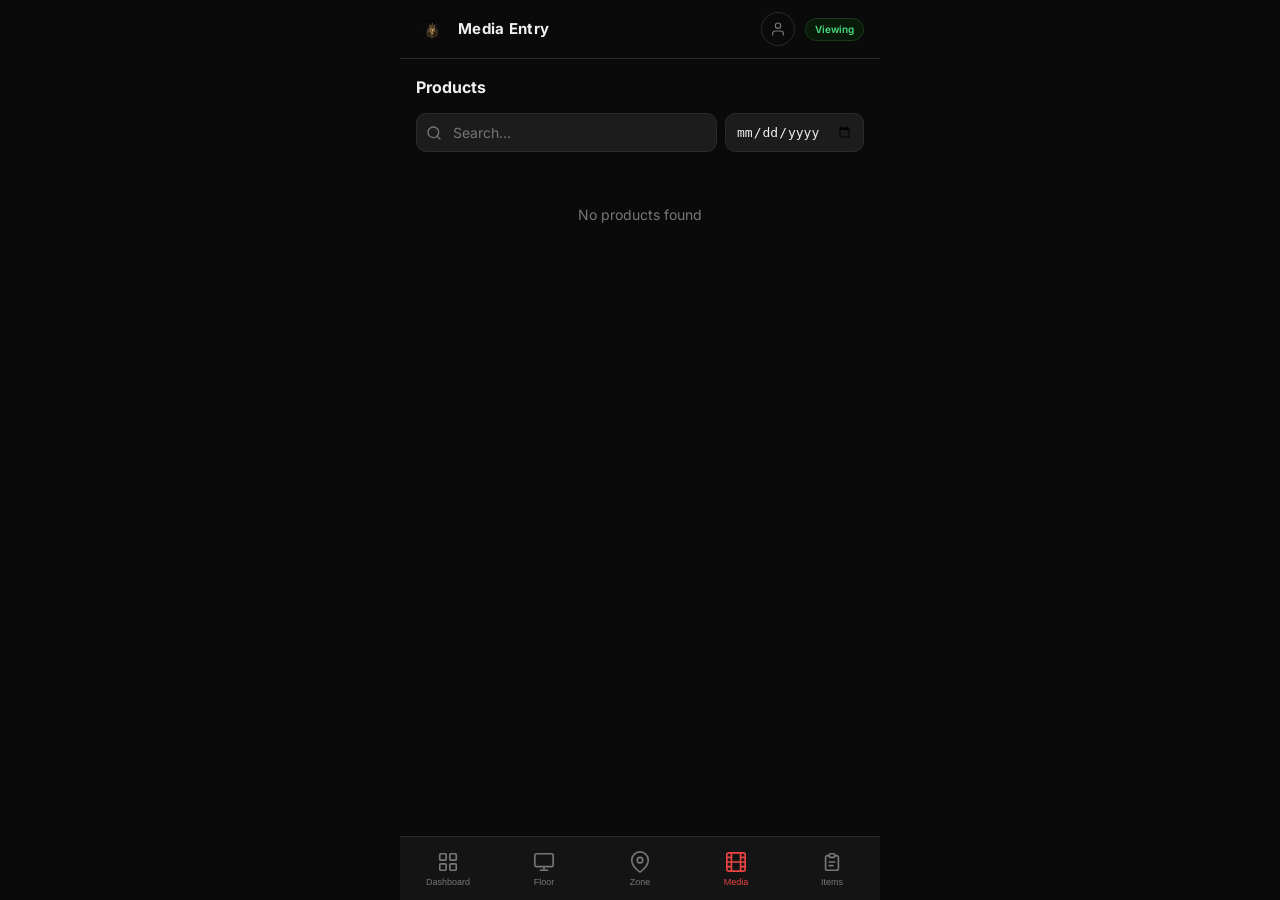
<file: media.html>
<!DOCTYPE html>
<html lang="en">
<head>
<meta charset="UTF-8">
<meta name="viewport" content="width=device-width,initial-scale=1,maximum-scale=1,user-scalable=no">
<title>Media - Thrift Kings</title>
<link rel="stylesheet" href="style.css">
<script>window._tkLogo="iVBORw0KGgoAAAANSUhEUgAAAJYAAACWCAYAAAA8AXHiAAAQAElEQVR4Aex9B5xU1fX/903vvW3vsI1dYOkoomIXNSCxxGjUqInR+E8z0Vhi1DS7ibFETWJX7A0By6p0WLaxvdfZ2em9z/zPHUWNsUB+iKzu+7w79717z23nfuecc8+ZBR6mr2kOfAUcmAbWV8DU6S6BaWBNo+Ar4cA0sL4Stk53Og2saQx8JRyYBtZXwtbpTqeB9W3BwEFe5zSwDjLDvy3DTQPr27LTB3md08A6yAz/tgw3Daxvy04f5HVOA+sgM/zbMtw0sL4tO32Q1zkNrIPM8I+H+2Y/TQPrm72/X9vqpoH1tbH+mz3wNLC+2fv7ta1uGlhfG+u/2QNPA+ubvb9f2+qmgfW1sf6bPfA0sD7e3+mnA8iBaWAdQGZOd/UxB6aB9TEvpp8OIAemgXUAmTnd1cccmAbWx7yYfjqAHJgG1gFk5nRXH3NgGlgf82L66QBy4FAD1n/M5wCuc7qrg8yBg76RGoX0ziMOm/f2skVzR49ctvC5urmzXphdU72xID/71fLy0gctFsNJer1mVU5O1t91GvVDSqXsGZ1Ot8hsNF5jNBgfLMgveEAhk/2tsLBQo1Vrr9JpNL8rLS79W0FO3sN6je6hvJy8a00m0zl7+VhQUPAdo954Z35u/h/VSuXNarVam2s2z9JrtXebDIZbsszmByg9mpeT84fC/Pw/UH5tSUnJkiyj+U6dVnufxWx5Kjc795YZZWWM/lG9TncX0d9ksViMe8fYm+fl5ZUoZApqY/6rWql+2GK0nJCTk7PYoNP9RafV3SISiG5htLSeJVKx9Na83Ly/qhSqe9k7KxfwBH+mdf5Bo1L9rbig+HusjOZ+tU6ludOo199dkFtwwvLlywU5WVlXaVSau7JM5sdLS0sfys3NfYTSRYyeJZrbCXK5/E6DwXCHUqm8TavV3kR8mMvqDlbiHayB9o5TUlxwxbatu47sH+zTb960fVVzY+tpLrdz+fDw+EndXb3nx+OR/ng8OjY+Zv2x2+O9gMfx1kSj0QGPx2OIRiIX2iYmLorHk7MHBwc9iUSqNBQKX9/X3/sTfzCwIBQOrpqctP3e43I/SoxdwcZMJBKCYDBw2cjo8G98fv8FQqEwEaZCl9t9jsPh/OWEzXaRQCA8enLSftXw8MhVPo9PGQ6Hm5xu1489bs/FsWj06IkJ6y8HBwYvD4XCR1PZT6nNGRMTE3bW/ycTzTMADidM2iYv8/m958pVcp9YLJY7Xa5f+bzeXyYSMTGjp+HtkWj4R6OjI5cFAv4LUqlUkJUnU4mSSbv9Kq/P9xN/wCtkZQ6nfbnb57nC4XReTmsSdu5p/6PT6fqDz+f9qdfvqyY+LBgdHf2+zWa7p7Ky8qqKioplbrf7iWAweIXX6/1OPB4/j95/OzQ0tNZoNCpYnwcjHXRgKeSyh9VyUbtapVjESwMSCQ8CjndLcX7efRIhf8DpDPT6fOHteo06qJLLwAe3g5hkU6hUtwQDfsRjUWjVyhdAFz+ZfCxK7xKxJGrU6y7Pzc39jUqlQjKZhEwmixAJxsbG1lI+LuALIBKJWhwOh9/pdHZwHG9QKpUiJzunSaNW/Zjj8bxppKHRqF4YHx8PJRLxFw0G/Y0qjfpyPp+fJIDbjGbTaSKR+GUOYH1St/95TxKqw6FgC4GXVfT39fVtlhBqOXBIppIbU8BPWYXP5+uhvI3mDT6P30NfmmZ6h1aje10uk0MoEELA58dZGUnZv2VZsmI0vrO9q/3lYCSk4fF44AsEtrz8/MPyKdFaHQQgoUQi0RJ4EiKRSENtUzU1NefT8+uU6BVJu90eYA8HIx10YEkl0r9M+mJVSV/QyxaYjKeI6Wlh3/[base64]/358WCAQpKvfS2PeTRGS81rP+DlY66MB6453NXWxxIqkyL0X8TySBWCKRmYfLF97G6iglOT5fmiZWcnxeRk3EiCyJJNJMzPHTVqJBNBbLJ4azRyil0iDHpXOlUjFS6SQEAq48UwGIxGIhx+PTWzoppc/MTe1SlJBOMhwjPTE5eUsK6bliufgdRtA/NtbNcj4/LQBHNQAJEb6MlZFk6mf5Z6V4KhGOETBqamsNJBGvsTvs80OR8EuTTmdGyu5tI1cqST6yt1SCPtOUAE6gBF1ajRapVKrSrDefKhWJiAsAn8dXURXS6bSUSSyhQCjT0MXKKC3SaXR/iYViNo/HM5dHaM3JyhZ43d4bSPpuJrI8su/uJzoepYNyH7SBPr0a2k6OlbEvdzKVInixt48TMZA0B4hF3FyRkL9Fr9NspI0i1SlBMp3MA11imXCEvqgg4ECiUPBIJfjC4Si0WnWE2rMNQ2kp64LLbBzHywxJLTN3poxUyPwso/6Zkvz8n7JSslfCLN+bqJ80x33Qjp4/eNhb+Rk50Yg5jgNJDh71dYVQKGQgyf00Kdk/KY7jwOeT3sMHVyqdIBRxjB6kOjl6/wkBTM2AxsDEqOjLE2ESjT0TiD6Syk6389e9g70vpRNpjs/nhwn8JOnGT6YJb2V9xBKxq6kN4ykV0dNXfO8fsA7gZJJcIsVWyXY3GY9nQPDJ7okZmdc0IY9shDlkGOcHAiFSXRGIheIMfTAYzqhJUlWIhIJX+X2+nwoEPIhFol9lWydfZh0kEoUcXTxK7JUNx3JCGzIpHIlKHA7nmkm34wR8xkWzTH64qQxgH7X/DNJMUSKRELCxxsbGQNIiAxJSS1VZWVkFGYKPP1JkjLO5MlmaKaV28TTJMcqhVql3O1zOY4hJF7J3AlNmbJFIEhMJRUxdhqhR5guZbbE8lJ+bfz29wzppfYGQeDip2YyEJMm2yOv2tOj1+stYPaVMP5R/pffXBizagI8WRiDiPnr58IEARRsJMsQTval0uDgSjR/PQCMSCUCAtDEytUKdw/JEIkW2WHjF6Oi4hW1WLJHe2ADEWR2dmogcmf55HO0aK/wgZTZFrVJ6FTL5LTqd7rkPij/1SVqQbeyHpV+6KSQtmPGcIafNZLYOSGpJaI3HZAo//CBDO0k20YdvH2RymSzG7MhwOORMplP3UCmp6IllLreLFkD6mAqIB1wsHgOTYgaDIUssFDW73Z4L6NT7u8KCwtuZO8LhcDTQRFcp5Mo/0ZciSCpf63I6b2SuFurioNxfG7DScdA+712j4KNv7d6SdIqEfoqDgC8WhUKwEhB3MgAlyNgX8ATEN8DvC7XzOD74PD7SCfw9Lzf/uWAgjGQ8ecHeflhOipZ4y5H0YAYaK6GUJqxRcvv8Le5g8MqhodHPMchTPAIFNQAIYJlx8QUXjyeMJJOMjIcZM8p/aTSaPSRZSdKGV36yWSRC1hh9IeKJlGBvucfjFySSKcRiyRAZ4I8LeMLH+TwhSTVmGvIyX5R4PC3kwEc8niTtrzDz+PxWiURCfBJAIhKOT46OzjLpDA/Q6dDiD/qvEggEW+jABLpCpH7dlB+Um3dQRvmMQWKpjxnK57iPmPsJUu5DtZBhBkmifPZtJoQwo93A6ERikZHltOFIIPW8L+C7MZFMgM/nsdMlIYfVkumdolapFNkthNRMEUh0sWNAmix7wV66D2v+M6O+hQl2wqBigSDFp+zLbn48nsGAJzvb8ohcrtjObMNgMLSYbfbexhKJOMN7kszJvWUk2fb2z5AZJfzcmkwl/ckkHVrIbGd0BBQpn09fpHTaR9K4hU685wQDgQm27jR4HF8q9dJh4SI+eG9XV1ebs7KzU0QDAZ8fYe0PVuIdrIE+PU4ikaDNpQ2mbeX43H/NgzaUMZepwgzjaXP4KQIHA5dIKJxg/XECsm/JBmNMFfH5ZdnZ2R1iochFm5UjgqiS0VCis0EqlqbR0kl2DqWSD+7MmLFoQv7B62d/0mYLaQiSbYDowxPaZ1N+UEqAUdLcmXRLWK1Wj9FoeIYBjeZuJIm76gMqMNcAj9ERH6J7y3gkesUiMZupmJVRu2aVQvkWWx/5vISsjC/gSxnQSI0myU/FRBniyQRfLpMTr5IJGsdD/UZtdluFXqNfnZeTK2U8SyZTB82HxeaZYS57+DoSkx8ceOB4/[base64]//7hK/wB/6V0ajpn7zsZvZcHwyEdXyCAw+k0UAxuWSwV+z1fKABtNJxu93G0GaWBQOASjscDx+cFrDbraoqRHeH2ui3ULk3OzfPIuFWSg/A34HHgeLxkOBpeRpsyPxNL5LgsQkkqFkvQ0KaPxt47B5YXF2flj4yMXcrnM8mI9Mjw8G2s/PNScXHZSWQbVZPEjBLAeLt3N13e3z/I7D0/lcUCAf+pZEDPU6v1K+i9lKROKhKLmqjN91mfdqfrbJpTlEdgcwU9a1iZddJ2GYlLZlQmBweHrxZKJM97fN7JRCoZbuvouLZvoO+Xcfqy0RljOBAJPUZSboTa76R+QvXvvbukqaWZH0vEo+DhDtbfPqb/Mxnv/9zD/9BBb29vlC8UrVRrtAUGk9FMQdJ8Pp//0amMnp/R6/VFBAA5qbcC+mo3EUBW0ruOgMHuxeQj6qW6hfSNNlOgN5eC0osofvcu9VVLDkE11RnodOQn8N1Agdg8kloyosv2+Xw7ycfzmNFoZFJPUlCoKbBaJx//rGX091uHaYM0iWRaMLcuW1U9axaz3T6LNFPW39/zWnFxYTaQklgspmy73Xb12NjInyory8kWTMnIv2YkA3qX1+t8UyIRkSROiTUalYHKHmIdmEz6c8gu0yWTcWEw6L+FlVFfdWazUWE06k1W69i1Q0P9z5eWFtPcU7J0OstCNEza8YuKimbQendRTLAjmUwuoHI5gZdpAj49S8lb/xfKD9r9tQCLrY42uIdCJMMUPJ0kf88IAeUjxyRtvI1AMkjlIUojBEQf0QWHh4fdxDw/pXHWB5VHCTiTLKzBEiujPr1U76d2zM/DitK0cW56iNEYLsoz9useOgAAEABJREFUNxuDHuIUy/[base64]/Ofz71gLr2GOPla9Zs0b0OXz5qPihtet75yxbea5MGLf96dor37z0ovPJue9zPLd+xzX/qq+PfET4+Q/c51d9c2u+tcAK+iYfff+t9W8RuBRftr0UTOYfefhyp9s+uSLsC2gXLJy/88vasPpTTzxxVmlR/vvHHXfMj9j7tyl9a4FVVlLGqyyvWBhxOOpPOfLI29Ycd5zu8zZeFQ6LrKMu7T8eeAw7duxCLBIu/jxaVn7O6ccvv+DsU/5tNojXCvixuXqNKMXKv03pGwusZcuWUSzu87eSotO7Fy2s482ZXTlHJucvWbt+/Ufhnk+3iiP8M7snUNneM4KG5hb2M5XFv/3V+Wd8mm7vu0GjNIT8zpPr6qqKiouyonKVdM/eus/Jv3Hq8hsLLL/L9h2zUfn8kYcvPPWzNtM5YdNv2fyevbKyYDIvT8WCtf9FtnJlnez80466LIHExd5YUMB+0DTp9SASj5nT0dgvLjnrpM/+VUSBpXHmzKJkIh7u39Pa6Ij4PCxY/F/9H77o8B9q1LrnZ8+efeJ/VU7xgm8ssBr3dN1dVlq6dnxi9OKjly8885xVJ8+9/vrrP1rvEy+9fsWsmorL331nvSLgc5efsKz6jOWzCzXLCwslh9dVZK2YW3w+zxVd53FP3tzW3pT39IvrkRIALn8ML77wElp3Nc1PRsJ/Xn3U4ntPW3HY8jWLF0u/d8JC1cVrVuQ7nZNXpOMJ3Vsb3tKdvur08x59+s3n8eH1gzVrLGvWnFq5+oQT5nR2tJw+u6r8901NTa99WP2NyT5i9DdmRZ9YyKatjU8KBYK29+u33xoOB39qtw+ZPlGNvz649lmP09vr8/jlXofrjlA0umkyZu8SJAPruHT4vmTSu8znn1AFQk7U1OagorIIM2cUQ6s1YnzMBtu4NTsUtv0oFhp7ISFyNQ8N9bTZxoe3D/UMXd7V1sfPNuY33v73Z7d+ckypmlvBSwTve+vtdY+VlmbV12/Z0vTJ+m/K8zcaWGyTJELJQ1WVhXsMJt36e/7+L9v113/sYlixqLqit7ff9PabuzAxPp7ld9urZpTm5MfjvlqROC2KJ8JIJpPwOP0Y6BpD864BdLX2o6tjAKEI1SEJp2MMAkFUMzrSUxaP+HO7O7str762Dc5JO+x2u+HSNWvkbB57070PPvO40aTtsGSrHWKl5da95d+0/BsPrF0tXV1Siezpnp7+Cy+76IyyYL9ESC4G/inL55ZGAt6/R4PRbItehuryQhTn67FwYRV+dOl5OP+SH8KQnY1wJI2QF4iSgZWtBHQyQMgDRm1BRBHGylNOxIU/OAc/u/wnOHzpIuRkaVCYK4BtYhQtTbvrhsd671qzZrEUH15XXPq9ec3NTbXlM8oerK+vT3xY/I3LiEXfuDX914ICCcEzAZ83OTo4+niIF7g17hrcYJ0Y2xCNhZbn52XjqOVLcPGF38eTj/0TK08+HqlUCj09vYjGAJ3WhFNPPgbX/eIiLF1Yh++uPgk/ufRsHHn0LEhkUnR2dqK3qxelJUW45rdX4a9334ErLr8UxUU50KqlGBsfuMA97HrvtOOW3HnemSf9vXH37gfTKcHQi+t3PfpfE/0GFXwrgNXS0hKMxZOPbN68ufqdt9/+UWtb81E+v6toztwq/PDis3DppefDaFDjqSeexP33/AOP//sZ1L+1Dbt3tqC9vRulZcUoLslFZ1crdjVsxZzaakjEQrQ2d6O5oQMb1r2NX1/5W9x9513YtXM7Fi2pw6233YzvfvdkGE0K2B3j83q7265Y9/rrP25u6pDIRco/fIMw9JlLmXLAWrhwoeozV4IvLm3qGnqcDPn1yWQcpaXFWLJkEcrLZ0Io4uHlV57H888/j507d6KyvArtzZNo2D4I9heHSqkAAwM98AT9MGVnYUZ5ZeZP530uJ8TkfXJNAh3tHpiNJsjlcrz00gt46B8P4J23NxAYizB7Tg1yc7ORTqfJ6Nemy0rL3l6/aUfzF8/2v2vnz59vWb58+ZdGCf675ddTMuWA5Xa7zygrK7uGmEyH//1jmlgsu0+lUrl6erpoo5Po6+vDHbf/Ddu3N0Mm12DC5oTX48CiBSasOnkmVh63EN//3qnwhbx46LEnMDDhxNbdrXj51fUwKJS45LyzcMkPT0LNLANUCgV6OqnfRBpFRSV48YVXcfttd9HJ0Q6FVAWfN0jAUzqEEtk/92/WAK3VEIvFLvV6vYv2t+3XRT/lgGUymVoIWPzh4eEn6urqyveHcWkuXdXeOaGbUVoBh8ODXTt2o22PA0NDYxBKFSgqK4PL60PZzBkwWwzQ61QYGx1AOOjG2IQVw9YA+oe8sE5MIMtsgH1iBDKxCDQPKNVq5BUUoXRGOYYGR7Gr0YWhIR/27NlDU0wxaUVqdUjrdbm/NPBNDT66qe+F9PJLWnd2VlaWg56nxD3lgBWNRodkElmMx3FLe7o6nlywYM5Z+8ppg173hFEn7dRqLHDafOjr9mDRohlYsGgRgqFQBlxitQ7+BIfmzj5s3bETPo8bQY8LyWgayw+vRVVtAbwhP/xRL1radqO+vh79fcPgOB7UWi1M5lwkUkKsWXUY8vN0GB8Nw6BXIx4LQ6Hg3o9A0Lqv862omHFaa+Pu+4QC3kkCHpcKhUK9+9r266abcsAiO2jCah0T5GTn8CRS6exIMHhdVUXppfvCyIaOIatSqd64/[base64]/fD6E9AY81E4s6yHnxbWf9HcWN3y5cs1tVUVv29qab7eHwiVzJs3LzkxMRHU6lUbWf1USVMSWLsaG1+enLTVV5RXOaOxJFwuT67L6/11IpZYS6enqi9ivkbJt09MjCfXrn0azz77Mhx2DyrKa3HCcSfglJNPRNgXxp4WB4b6Jsl+UsFqswM8jv2iAU4PEAglkEwD0WgcLrcPsTQf3SThGpodyM7Lwcknn0SnzXIIhWJMTjqxY1cL/vXoC+Rojfs6x8acXzS3GTOKFtht1idGR8d+nkqlTfl5ucjLyxuw2SdfX7fuzcYvanuo1X2VwPpK1yqXKJ/TanVPz5hZHorEEhgbs6r9/sBKp9P9wKxZs077rMGzs7NlrkD0Lq83bjabjTAaNQSUJDo7RpBKiBEJ8JBlLIFOKiTVCPI/+ZBfWIiauloYs82YUWFCRVUZTBYLaufWILcgl4bhIUZSrbJSQydLOYLhMMLRGNrbugBODD5PBCEfGBkdqdJoVOcWFhZK8BlXTU3l0akkHhodHjnB4/XJ9Totli5dGuzvH2iTK3kPfkaTQ7qId0jP7gsmV7+5flswHHwyP6/gFYPBQpQCeDwe8Hi8JQKB6C/VFRWZf2iDKjJ3gUl9q9c63m+fDJ0nlQHDo+NkaJshVaoyJ8FXX30d79e/i+7OHmQRcDRqcj/YHUjzeXD5/Ogi14TXFyRbyY2u7j5EYjEkEnF47E6YCATs391o79iDzZs3o3VPG8jrAI7jky+MB4VMDC6ZlCSjvod9LuvWohxL5h/8yEyMPiory3/g9fge8vv91Uy9q5QKzJkzB36/bxufz/9rfX2Dg8im1D1lgcW4TJu4ORgMv75o8ZIt8+bOT6TTHAIEApt1okypVF63aN7c2+dUV89TirDN7/f+Qq+XmKur8/HjH/8QJ554LARiHsRyAUorCzFvYTVyKVbI8SPoJdWW4sXA8VNwB3zo6u2F05VGJM6D2xPGpN2H0fFJOEhNCpNRyLgE+nvCiIRiMFpMsOTloKKyGhKJBHVza7HmtONwxqojUZKn5Id80dmxiOeZmplF65bMnz3/sEWLrg96vXem4okCx6QjY/gfd9xxsGRZWpwu1zPvb936FlvrVEtTGljE7LRUIX5zeHi0ndTfXXn5+QnbpI3A5SFVtKc04Pf9rG3Pnh16rWYhUy1HHnE4fv7zn4NUIuQqJSorKxEK+9CweydJol5UEejWrDmG4oVzEImFSDJZ0di4mzzyE+TLApKxMEKhIPweHxnyTdixfRM8zgik/CjOP2sOTjx+MeRSPsbHhtHR2Upe/DJolGLk0UHg+KOX4pqrfo5acqaajGoKDw0cPzo6ts3lsv9uctKuHrdm/i05rFy5MqRSqhree/fdTZu2bn+A1jgl76kOLGzcuHE8z5z350nbpGfJ4sVXC8ALR0JhhIIhTIyNobqimHM5PXC73aitrYVarcaGjRux9rnn8NwLL0AqEeD7Z5+CGaVGki65kIi9OOvMFXjkX7fi+ONnIeCyY0YRDyLa3rA3AYUQEPMBtYxDfrYWN11zJv5+x/WoLjejssSE5YfNxUnHH47TVh5LwekWPLv2RTz/7JPo6e2CUa+D2WjAYL8NRQUG8pG5eEODg+A4Dnw6IBQVFozpdfpl72/ZtGlgZOwnmMIXbwrP/aOpv7x+bW86FX/RaZsUrTzxhEt0apVLq5KTrWSCTCpGVpYekRDwzDPPkpE/hvPOOw/[base64]/NL8f0cS0YJjjz3m+uwsczzo92XUXYSkF6Np2TOIP/zpL3jznXpk5eZh2bI6MsABg1KF2RXlUEjSWNN2HCAAABAASURBVDi/HBaTAs8+/RhuuO63mF8zC0vnzsKMHAl+9qOTcP6Zi5FnSmLJ/JmIBp346S8uwTvvbUTd3HLkZKmhIkm2aE45tDKALwCOO+lkJHli3Pfg47jvoefhDwPpFIhOAZ1CgZA/gLPPOrPZaDRd29zaWjk0MnZNfX17gM13yqTPmCjvM8qmbNGDDz44OrOw8CWFTLrke2edud1F6i/o88FisUBGG52ilU1O+vDwP5/C4088A5FQAqUEOO/cc0iqZYEZ/x6/B0cedQT4Ij5ef30zfnftdeAlY8g1yFGaq0ZlqQlycQy9nW248spbEAjGUVFTjioCII8TQEye+cMOW4ajjqmCkPRnd18/HqGxXl63E/4goKIB+cR1IV+U+ZWpXq9n83P29fee3NDc/CeaInnJ6HOK37TEA7+C/Pz8c8meOWf+/EU/qKtbcN7cufPPnzdvwYX0/EOW6P2ivamuru6H8+bMu3D+3Lnnz587/wcLFiw4l5yc5yxcuPBMSqeT5/n0FStWqPd1lpF4pLa6vOiaN9/aUJGfY0EqmURxSSHMJjOUcg48so8iMcDhDOC1NzajZIYJs+fPhd3tJ9eDCSK5EXklFThixXGorCnAtm2DeOWll6GRy6GSiJBDpz4ulSZV9zQEBBxLTj6OOPpk6AzFgFBHDlMF5OosLD3ieMg0Krz9bgsGhr2QKQnBfA4+fwTFxaUoLCwEj8eDx+WGy+EUFpfN/H/HHXnkSdjH65ilS7OrqyvPmTdv4ek1VTWriXeramvnfqe2unYV8XP1nJo5q1k55afT++kL5y3M0LCc3lezfNH8RauIvydQUP8s4nXdPg69T2S8faLaD6KZM2dm0yntqtbWtn/t3Lnjwd27Gx6ik9U/Ghoa7qfn+xoadt1H+b0fpYaG+xoad92/a/fuf+zavfPBHTt2PLRr165/7ty58xFKj9PzHTabrXRfpvCjc8/N2bSp/kxOLIzWVFVJVWoFxfRk0Ol0CIfD8AVJGJCRLJHyIZVLQaYOnD4PNm9rwHMvvot/ProOO5tG0T8aQsGMWVDpTTj+5AXoG+jHtq1bkTuznMI5STCfFwkn1M6Zh9yCcmj1hWjeM4IXXt2EB/79Mh5buxGdAzZ0DfkgEAMSUo/JRApxcm4xqSkh8anQKKHSqkB2O3JyciR6udxos9vO3Zd1Mpre0aFVHe3tD7Q2Nz/e2rbniabm5ifbWlufatnT+mRD4+4nKST0ZFd395PNLS1P0PsTO3btfHJ3Y+NTLKcylj+1feeOp4i/L/X09Pxr+/btp7N+D1Q64MDq6uoanzOndllxcaFu1qwqIyU1SxUVMzUlJfN0dXVz9MXFc/SzZ9cYCgtrDEXFxfoZM2dqK8h1PaumRp2bm6sqKChQlpeXK5YtWyYnl0BJa2trw74sOBUOB3xed2F3V1dLNBaWsaCxy+UCtacAsw9ssVqtlsCmQDSegFAIDI3F8Pzr72NjfQ9uvuN9XPbz+3DtTQ/hjfcaIVDqEOfSWLLscKT5Avitk+jo6YGAQHnS6lOwp68XBlMh/vb3x3HeD2/G1b97AQ89Xo8nXnwfb23eA4FQgFAE0Gg04HEp5OWYoVer0Nvfi8Y9zYik4zBnWRAIBObXb3p/i0FvVOzLOhnNwNDo35IpKBYvXSRPIyWJJ2PiRCoupmeWRJRLovGINIWkNI0US5JkOpGpI1ohlbFEMhcsEfxxNev3QCXG6wPV10f9NDY22nt7e320oW72s2CW2tvbA729230NDQ3e/v4Gb1NTk2dwsMnT39/vJTD6WT2jGx0dDQ8ODkboPVZfX59g+Ucdf8HDBeecM1OsVitrZlWL1q97Rbdzxxba2DRs1hF0tnfTMyCVAEEylqVSKSQiMeJxQExlG9/eQxJnFCTP4HQC23aM4Z57nkfv4Chau7pIPYpRN38u+vp6kJOdje+u/i6GRseg1plx/8NP4vGnt8LjBak2UNAZGCTg7N7dhBgDr1gAkVACkYCA6XbA7fWRPyxENN0IBjwUDgpi03vvwOdyZFVUlClXrTx+/nGHH571BUv9ZFWqnnhEBWzqlP3HnaK35CcSe/8sOiLJ3F9UlyHYn4+vBFj7M4EDQXv88uXXv/7yS4++/+76t/NyssrmzJ6FkqJc8Lk49Ho52VdSCGmlBq0UWqUcxfl5KC0sgFIGRMkNccPVq/Gn35+Pc1cvxCnH12HJ3BIopBwam9rhphNlflkBLFlaFORZYFKqoZWqoBSrsX1HFzr7/cgvMaBujhnLFxnw0wtmkTviBzh8vhk0JFIELos5j/xkJWT0C2EmR5hRRfOQ86GhMbRKAdRyHmaVF2O0t+Pwxq2bXnr3/fc3HXVY3RpM4Yut/Sub/pyaOUcX5OauLS0serEor+Cm5cuXS2aXVy8vzS94pCy/8IqFpaUqo07zYH5Ozh1FudmPza6qOu9/[base64]/wMh4ZjGb784yZ/0jJydHDwBkThyVn5v/D7J5l7L6koKSJSqF4nGi+Q17Z4lof1RcXDyDPR/o9JUCa9I+sYY84qulEulwbl6eEMnkmXs696wzmiwGoVhcHpeocowGU7vb5bzU6fWuDCeiif9lgeRYfLBiZt4PCguLH8jKyoLJZCJHqJVUXQLsPRKJgM8XQiQChWI6yN6yQ6lUIhIFKspykGVkNpAP4+MtePudp/HG+g1wUDxQKgUCJNFsdg988QhSUj4SYg4OCusM2d0IUfs4hX5amoewY+vb6GzbDafNBi6dxMwZpbRcak++NAEvCevEOCYdNoTIU6tUK0B2DjgBB1L7IFMAarUaHo8notNqbz3x5BPOEwgE9n3lhVqp/pWALyjSaDQ142Nj782na3x07HmtVisge/OxGUUzFoxPjN2o1mhcNtvEH4oLC+8sLiz+NdHeQ0HvRfs6zv7QfaXAkisUnFKljIXCwRq+SHC9PxR6nCYX6e3pngekyxJhr7O9u/t2YmJfQWH+a11dvayeSPbvVmeb1139x7/aRRLpy36/P0i2HYipkBIy4qSKSkpKkJ+fj5KSYsycWZzZRBcZ9TIxkEPGs0GvQUG+CatWHYPzz/sOqquUkJBhL6BpCDlQeCiIWCxG9pgMArKZIvEwouEAhHxSpUGQoxNYvHAWjjpyCWhPoVHraLxcmIwA2e+IRvwwGjR0OtWguLQIJhozKzcH0WgUzMcWJ2Nvy5YtMBgMDoFEPOZye8U5Odmv0/D7dHv93ltKZ5St8ft86VNXntLpsjvuBgfbjPIZl1MHBo6Pi8LRyNEqtfouHo9ryc7K6ukf7P8zBy4oFArlRHPAb94B7/ETHcbjKXUwFElYsvI3EHjE2dnZ6rO++70/rl5zxpbh4bGjPeHwzxi5zx/QJxJJ2iaA/CmqY4891sTK9zXdd999k4w2HvZLaIy0RCKDXKbM/FIgkUggQo4riUSSARvVg8/nkzSLIhxFhiYUDJKRP0FgCYEju8ygEaO2UoHyQilEpC5NKjmUAiniwSjiviBUBK58gxQCkq/F2RzZR0pIxEAqEaX2HHxEk0ikoNMrESZ1qaBAtJxOkhUVFTBbjNDo1Bn3h1ypgJz8YwSozJzodCge7OtWBT3JrqKq+a9gH69ZZbOKW5pa3xMIRaoUh0vlCtUYjS/0er0ygCczWkwvV1TMOrG9rWNH3bz5DZu2bv377NmzNRzHT/N4PKLZx4H2g+wrBZbP6x0KhcPpzq7Oldve3/rc+ND4mmeeXfv99evXz1KqVK1ajea1D+caT8YTfvZstY7/paur41z2vL+psbnldrvdrqATKd7YsA0TE5MkOQoxOTmJjo4ujFFQuqOjA+l0CmazOWNch4IJdHcPIkYnRJMlC/QFwNw5s3DW6adBp5TDpAEqZ1RBpcshH5aQTnQc8kw5WFhbAzWp1tWnnIwzVq9GYX4O1Dot2WAyTJLzdXhoDD5vgGw8gE8qj6lj8hlhaGQEbe3tcHncBEYZ2F9Sb926C0VFRRgZGTHSnE/44z33OG+44YYU9vFq62n7Bam0qqHhIdUrL7/2slAsuFAmlQ1v3PBmk1gsecNqtTZ1d3b8k7qL7tix88ic7Lx/et2+m1LplGJsbOxicvGUUt0Bvb9SYBUWF9xQUFiTN0NeelRe8YwLG1oa7o2mYjXZFsMpFrX86Ob29k1sNYuWLq3IzjXdxJ4XLlT+NDc3/372vN8pDZNMJstIgWgMiJCqYfaLiIwrmy1Im0hSKRomYKUzYFOrBBgYmMT6jTvw2rr34fHHUFlVgzlz6qCUqtDW4EBhbikUYiOi3jQBwQihUI1oJAWj2gijDujY08ZUGKpqa1FeNRs9AxN4/Y1N2LFrD0gLk40HpBJJuFwe8ldF0bqH2X5xiEUyOkz4wIEP0rIYGhrK/H5LIpEWXnnBBUrsx1VdU31lbn5OYVa2ZXFefuXxzKUTDAeWFxZVzolEQyf19fWN5BXkFhRlFS4sr5i5VCoTXzIw1H/Z3Lo5EjIZjiAXT+9+DLdPpLx9ovofiWiBoUHyVW0d3Rru6Ggc+rCb9OadO9sae3vtH76zX1366+spdkIFa9e2xzZv3pyRXvS6X3cwGBQxYDHpwGVa8tDZ0Y2x8QlUVuYjN1eZ+XcZnOSsMhv1ZFynsWtXF9o7x/H0c1uw8Z1dSEFG/qoxvPXmu2AiLZ4QYHdLL956vxVjLh7GnRzqN7ehuWMAfpplU2s/xshxarV7MDBux/Ov1eOZF9/Glp2tsE2mCUByRKNxxGNJSGRSlM80QaPRIUChnZFhK0m0BCWATnEZaZlGWv6Xhx+mnjML2KcP5v8jKW0fHx8fGR7++D+SGhjYY9vbweDgYKTf2j9MEttKtFFWTvsTJwk/wZ4PdPrKgEUec1IUmeky24lHrgZBXV2dkJWXlpaK96bCwkIJK2f1a9as4e/Nr7/+et7elOnlcz4u+cG5l//q8kvOIu8ep9VqyHaJ0kbGkJerINUyBvaHD6ef/l2Ulc6ETqdDdXU1CovyybZSQiwWI0CSra1jDKPE3u4+B7r7HbDaAxTq8YHiy3hzcyeuvfku3PzXp/DT3/4dN/[base64]/8cYbIjfffGOIbI3eI45Yshifur73ve/lFuZmvdfX27NaKOBxv7v+Z1qpSCxIpT4wTXg8HqmfeAZIzMYSknU9a9YsOhXOhJg2c2JigmwiNdLEAb5MAHcEaGofRTAqxs7dbWhqGSFDG8jJoe+FWIjuQR/e3zmGVza0YXgihfJKDfRmAQQiYOeu3bBO+mFzxtDRnwS5uKBQy8l/FUOaE0EqVSCVBDQaLUnNXHDgkwoeBFOHQoor+Xw+MEnL5u4NeLNlSdmIRqe19vf1/7i0KOuZxYsX6/Cpy6A1/YgDzyfgicMcBNEPU4zymJAvifEgjFFd5p2VUYrTe5zlLMmlKnrmxQHEyK5MUP4XSgfs5h2wnj7REX0LbxVLRb+RKxTXGYzG3+kNhhso/d5gMt7IktFsuoklc5bl5qwsy03ZlLKyLTdRujE3N/vGgoK8G/IKCm7ILyy8oaio4B63O9D3ie4zjy677UcBvz+rbEbJJX+4494nErawtKe7WzVEtoper4c34EeYpNGe1nbs2rmb1O2WTMyQ1AZ6erqQSMbgD/pQUVMAhU4DngDo7JnE5q3NaG7uJ0AB5513DG78/c8wn5ymrC/mOmC45dMMzly1HNdddRGOWj6TbCUvtmzZTWCkaRJHpQo1svOKUFpaTiowDY/bR/ZVANu2bcWOHTtAwXU0Ne6h5xZq6webL3M9UHgLzklHddrtThRVzbtv/rwFm6wTtnnJZORkGvI/br1Ju0WjUv9GKpdcJldI/p9SJfuVWqNi6UqRRPRrnUH7G6FY8Bu9QXeVSq28mnh7Ne3J1fR+tUIpvzqF5FUyufzXCoXiZ4lE4jq5XP7mfwzwf3zh/R/bf2bzaDT0QDAYvC0Q8N1kt9tucjgmb6T0+8nJiRtYmpgYv4Elsgl+Nzo+Tmnid+PjEzdQ+v3o6Pjvh4ZGbhoaGLq5v7f/jwMDQ7e1tLRMfnqggf6BxSXFJbp4NPL7n1187tlN7Q1veH0+UzKZJEkgJV+VBnI6SAcCUVjJBhKRAU9zgsPhAPNvicViZJEzlfw7GLM7kCROODwpPLv2FdAjTjp2KU48eiHqaopwzJELUV4kR5y+3wpyKxyxKB/LF1egdqYFZ55+PObOqcKO7f147dW3IKB6J8UDx0kiJsljr1bpyCiXgQxmSKQCTDqCkCkV1BfNU8wHn1wfZWVlMBqNmSW2d7TXtQWsr471NF+XSieXmIxGiUgiLstUfuKDDiUtbp/7736/9yFyU9xLUu9uj8d1F6U7g0HfHcTv28Lh4G2U3+r1um8ZHx+9JRj030Lvt1CbW6juVnq/ndreQ93eTLzZQPkBu3kHrKeD3FE6ndo6Nj4me/fdd79b/279v8kgrWZTSJIrIYU0mGopLs4lO0cKnpAHjUYDCl+QraOFjbzjg/0joM3A+ISdNl0OvoiPNAeEwsDKkw/DAnI56OUSSHgxHH34bFzx47NQUczh2COKcPXPfoAZFjkU8CPXIMFxRy1Fzaw8OFxpcMRRqUyIZCqGCes47DRWN7k6kiQhZXIxKqpzwWeij+NgtmSBpAUdAvyQkJ+NuRyY4/bNjZuO2bBh4/Ub33yT/TkYqTTBW2xtUykRG6bSdD+ea1Zewd/IY91M4Rvam4SAORkZmJidIiDDJxZNZNwK7J1tWDqdBn0rEWa/y/LFwKOV22yTGelWXV0D8quR9ABqavKw4qijEfA40dvdBl46BqVCjLp5s0kKymGx6FBTNwvpRBj8dBh7mraQv0uIM1adDq2CDBay1QoL81BZUUpuhBA5XSOgoREMeSFTCOF0OwA+QFII7EtgzsrJuD4YoMQkRcvLy8mYN8JkNiWzc3LGLBbLG/X1m+o/XvnUeCL2To2JfnqWZORPVFSU/[base64]/ORcykilQBBubwwatRw8TkBSwY6yslIsoQOmUCgEnw+IpUDt7GoKEI9AyAqo057uQXR0jSK/eA5mVs2HPxzDU2sfx803/5UAA/R0BnDttb/[base64]//HK68/kFc84d/48prb8H2hk6ctboMzzx8Lm678TjMLNDg0X+9gt/d/Ch+ddOjuOvfG/Dv5zYhSe2jYUDI8aFWqsAklkYFqBQizJ09BzKBhpIaeo0RGrUMEilHIIxh0uqA3mSGSCqjQ8DOC7mAva5/cOgS6m7K3rwpO/MPJy7SaPROq616wytv1HMcJ5fJZBSPG0acVNL8efPo5JdNTkiwP1ggdZciP1YZsrMtGcN9wm7POCaZqgyHUtBrNYhTvxH6cPlSsHsTCNHz2Wcfj1/[base64]/YajwPIF0SGdx7ZeMj8+nRwyAaGuLFRN5pa2tDW2QW/P4hkCggFk+DzJKQaZ5H7Q4hwMEj2ngEsOL540aJI3Zx5fyJHMROC08D6Ojiw+rBlFzQ3tZxit5PsIC82A0+YEKOQyzM/6CM3BNtb6Az6zJ/ZMwdle/sgAQTscIbRITecjijKSitIsgkzp0VwCQJLEmqtDscevxI9/Tb88OKbcOONd+C66/+Mm/[base64]/6kZVjgYg4G6fAc4SOiQUFuVi4aA5JNzWS5L6Qkn+MgW18fDITv4zHIlCQCvd6XJ1Lli1deOTyo87Oz82988W3312HKXrR8qfezKsKZ5w5b0blZWzma99fZ3/qvXcefui1N18L+GxP9vX1OZgXm0+nPPLsQyRERj3p9TpSVVJQEJzsrJmkfqQZY1tKjlGJVAy7Y5xAYces2jLk5WuhVgCj1ijuv/cRUmu9OPHE0/GjS7+DH/3kXGTlluHeBx7H+1t6MjYZj7g4a1Yl8gu0GBzqhc/vpmCzHFGK/6RokiqVDFVVFaionIncvKyMjSeX8wnAyPyryoWFhVSWHZPLFV2Pvby+95n1b725duPbL1BTLF++XJKj1947q6xiGXufKolYcohMdd+mwc8zWX7cN9h9d193z2UnlJaKWbOL6+oIPsDDL2/2V5VXNKuVKiTJeo+R1NJq1Rk1w+wm9usGndFAGxrLGM9SaiWjD7mUB497DDqtGDPLCyiVkK1jgk4txJA1gTvv/AfeeW8ngVFP3vVYBlR/+8dbSKRBak8BdqqsrCpFdo6Z1G4M7IQJjqx+mpxEBDic1kyZTCaGxWLKgEullmbULoW9QEFgjI6NOvOz82+lJrjglKXKvWvyWa3LyU68qKOn44ni/PyjWf1USFMKWCqF4lLb5MQfBRAYlXJFvl8gyUgtt0pVc+7xR9cwhpPKe8w2bk2nKWaoUCgy0ooFeJn9wk6MKTq20UaR+kpn/rhCIuNgNCohlwkJOGIkSD/KZBIwO405XOfOLoTdA6x94R3cc/8/cfudT6G51YrCPB1YPZNWJrOGfFJSRCIhMHvJYNDRuxBqJSAi6AdIPYZCAfLAp8EiAWlyxfPpcCAlPxqbI/O6EyKDHBJj7KdCNlfkUqdKNYOtx+1y/UQqlfKF4GeNjY0/bzFapoTdxWOTnyqJAqZMs0gEHA8UVJb29fZfwKQWP512btu58/aL16xQJxOJiwlcHAs2q+QKsmv0YKc1XzCAcdsE2EYyI1ujlJFTFJjNVF+BAQx0/f1u8nM54fWEScr4ccyxy5GTa4RSDrDwnsOXBMcRtygZTGYce9wKuD0BDPT3URsfXE4vrGQ3VVXNQt28WpgtarBfsmo0CjLS0xgdHYfPGyTp6MXiJYvATodCUsUUkyIbTaziS2TzR/fs+sHO7Q3nPPfOO21HzZmzzON2z2USLUmKm2w/RzoWj9IMDvmbd8jP8BMTJFTdo9MYTkhzXDPzsJMDtHwykf5LMhq1SaUS6Z493Q08nqDU7/NlfqYil8szanBwcBD9/f2ZE9nWrVszPYrFYpjMOhgMWlhIPdop/EOxaiRjHHq6+yGV8DBhnyQA81E1Kx+EZbB/Q8tgklMgW44Z5WVwuB0k+UAuhAidACcRj6Vp3Ai5EsLYK7lUKmTA3NfXD/ukBzarC83NbRlwyeWCTPySnWRpPaZwKHh7U2PTn9d8d/W6C1edWLC9sfGviWQy2+XxRc1my2uzZs8+2uZ1vp1ZwCH+MaWAxXg54XG8o9cb1wQSoc5YMsHrHOy7NCmX/+XkVafeShomm6RRXuPu5swP/JgkYCqwoqoSKo0awyPkWnA6CRhaUknkTlBqwOeEmLA6CRBhREkWjI5OQCSQI+BPEWACGZVYVJwHS5YY5ZV5yCXDvqgkmwArzPxxBlOFUokY1hEbYuE4tUtjYtyOaDAOASeAkAhUchXC/ji5NXwYJTqLMdel15rjQoEY6RSHRYsWZX5x0dTUlFNdXS3SaXS79rT3vCSXCGfFSann52Y/poXpLKofZDyYCmnKAYsxtd8+2pOVlfW9eDI1LuALBdt2br9sw4aNjxrMFukb69fTpkuYakGIAsOd3V0wGvVDtbNrAItA0QAADPpJREFUG1nbiYk0tCo1DHo9mK3jcgbgI9XHXAMapQgejwdmkwVxEo8To5MUvHaDIyN9/oLZMBiVKCvLQ2FRDkaGmQR0gf0yNDsrlyRPiIxwEYESBNIQ7Ow3XgkOPE4EiyWHpJaSDPgoeOBbU+D9vKuzZ6d1IojWtoEMqJiEG5+wUtuA6r3NW57u7OqpJQ9qWqNSbpTpkle02FqCmELXlAQW42+v1bpbKJXeFUnGo26fH4Mjw/L2jg4wN4NQLMLGtzYRKFwgv9XY0OjIy5Fo7Cdz584Yslg4OElqsY0U8AQEqgC0GgOBDCgpKSQQasEjw1qvVKKndzzzF9Hj4xMwG/UEGg4mgxrhkBejY8PwOD1IJACtWg25TAqTUQeTQQO1Qs6mSHMRoLiwGH6vD0ilCVQgOsnTIn30Gb/H/0auRZuUU7xwcGgEE5OT8PmCeOvtzZmAtslkgC8YdYhF4t+2tNimFKjY4nns47PToV/qDPtvE0kkrUmaqi+YwvikHx5SOXqSRoX5ZngC8bhCrviTTB/+5SNr39qqN+gbJBIJqbxoRgrJyCnJfqPFfvhnNhnJnhJBo9GQfcSAlkSK+k3E4gjSho+NTCDgCyDoD2FkcBjsd/MMLyIBqJ0A2dkmKEjiiSUchCIO7PTn9XqhoJNplHRsbp4ZaiXfn5Wtf37r1tFw49DYjfF47JZQOJ05XfL5fJAmzbRVKUSZL4XFrHt7yOHYTdOYcveUBpZOp5OHI5E8jv8B3zXkdxKJgK7eHoBsG7Y4npDXw/6kjP0lkMflKWB/UCEmw53ZX3ICWSTqh21ylE6P2oxxHwmFkJNlRjIRhlIKaLQKApoJQwMT6Okax0CfjQx7daaM/KoEMNCJkYM5SwOP1waOF6MAONlmIT8Cfh/4Ah4SySh5E2Koqi5ViISpYz6YLSARy5oMekVkYsKG4VFbRqLFKTbE5hcmXTxhc5Viil68KTpvaLXk+YyGL6b5G8hoh0AAhCNxREl8OZx+kjZcbP782ueisdiauTNznio0i/9E9cVikRzjY5OQSZWRkfHx0TS5KvLzC/qZVKFnspWCGYmmIUCRoAE7WRpMWXC6fOSB70J3zxCyc4vA4wshJY0XjoFcEDxIySk1MeGBSCoBj3wT8XSqXyaXjfEFwg4vnVLHrOMoLC7i6CR5xZFzi39Wk2d8UiQWLlMq1Guj8SSNIwFpVaLJg8ftB7vUSnlRvkl/bnZ2toy9T6U05YBVBwhLc42/Drvdo+Fg+A8zigv4WrUKCdJb7N9ioM1ChMA1ZrU5OB7/jwUVdZe0d43NtY05TlMrTb7xMfdQWems4edeq283GEsWm8z5PydQzKXTWb1CLo/RM9k6Ppy26jsUhBZgZMyO3U3tiKZTqJpThSCpxqa2dgoyD4ONd+xxhyErOx8DA1aoKGgtU5riTk9ko1osqFUbs68gFf2djn7bcGFJpcPljYwVFlWEIsHkZYMj9kW7B8Z/kuS4e+xOX9jlj8BiMaCrbwRURupRDnOWRW+bdP5zcnx8KD9L/31MoYs3heaKoqLcmkBBzkNqlerSbKNSUTOrVDhvft1AIBhwSCSC3QIRXg2G45OEMXB8nmnT9t3/7m9trVy6cOHhbre/dcLq2K7Rm1cNDY92LKib/afn6+tHX3qv8ZG1bzZ4RWLJbwPB4FgoGEEgFAqmSQxWVteAJxAjEA4jRoFp9i/EzJk3D4FACJOZ/55ESnMqQSKewpjVDrVKD4fTO6TWGi5bW98eWP9+43Mvv7O5KzfH/HjfwPCgUCy/MBSJvznpdPcvLS0tn5ltmNk7OPocX8iXSMTCpNPpadeoFE/GkumWgqLCAbPZDI1OxVswf47BaDTfIuLhydLSD8JYh/q+TRlg5eQYZowNj66ftNu+r9fr8x0uP+QyJXbt2pki18HvvKFEXTCGlRqt5iJiemc8kUpLJLyKgaHeB5COqNuGradta+8+w+F2ywlEt7/d0LSW6D66327q3JIS8JtiaXiMJnPze5u2JKLROHg8AfQ6I0x6E7Zt3oah/iHIxFIYtHpoVVq07+lAd3dPOCsruykSiXp4HL/1rU3N3R91TA/tg7areTz+/Q6no+2t7c3f73P4jnEJE3Mmxh0bxCJeFqnCWCAa36HT6c+0+gJnR4Fat8d1F6nnQQaugYEBFhkw8zicOdjb+05lZebfDaWeD917SgCrpCQ7LxGNP5JOwqI3GuEPhqBUK7F5e2NyZGz8vaFx+z17WTzu8Lys0ylWR2LJhlg0JYjFkzXbG5pfm1tRckbNzJlFVndg+/bO3g176T+ZJ9Pp4TSHQbvLfbo/HGkIhkPQaHQUsI6gtGQGrFYfnHYXLGRzScUy6DRaUFiJPPCuDQJOdozD6Rw3GE07P9nn3udtLd0P+hOh4FFL5hTk65V/aOsYfDbJwZBIpr0CIb/BpNev6bfZWvfS9wxb792+o2G0p4cOIlTodruRk5MNPg+LB7u5pw6k5KLuD/g9JYA1OTp5V3VltSAvL4uO7yqUlM0M2MgoEYi4Df5I8oJPc2XCFWiPAYuTPOxMpNMCqVSWvaej7x/dXV0XfNE/lhuKx2eJZfKJx55fb1WqNXfZne5ITm4eOTDtSJARN29uJcpnVCBA7odUIk0HCD1TixMSmeyOV+rrHV5/0OVwuAs+PZ+975s2tbq37Wi83RcI/lIiFWskEnEomky/4Y8nDx91Osf20n2Yx7I0mpUUS99qMplduVk54FLAUvLSz6mdXeccG7n1Q7pDMjskgVUJiOicLWYc00vFd5FRfZTNNjFbSievXgr4vvjyS16NXnn3/Fj6FEbzeSlbqTmBNmbQHQiJhUL+dkth4c2fR8vKA8FwWCxX/Js9c+lU/fCoK+1yeRLFRSWBYDA0oFJqYnyBMByJxMZKSsp8Y6MTKZc3JNja2Pkua1NQVPS00+XRsefPSyUV+T8MRVONoWhU5AtHe+kLcDbREmTo81P3IIUBLHnqk8bGRh/ctm1bgF4zBwu73Z4fDEcv0kpFrC30UmnOp5p+7a+HHLAqjUbFOPCwFWjSC7gd4XD0Jzyk1Hz6vnZ19yfCYXIwcbz7HE7/r+uROaF/LhPZxtCONaSBJ4Px5PGDg4ORzyWmCo1e/+ddjR1P0SNiAn6KHPjDoUjMEUumXlFrzEe3dXb2dfb09uWWlBw1YZt8lVxObuqfpspaAK2dA39TajQZYH5Q8t+fra3D7vIa81HkWnhaJBF8aUB5eNjrVniD10djsX/7AqHE6PBIIkCRBoNGLU7Gk/eqeILOYDi8VQb84b9H+/pKDjlgOXm8NAFhiYTjygvz8ucvnFvLF5GUsNlszSIR7zGjRTcvEIrdtK8s0xmNPyfvw/eJnjL6/IK7vX3g/b3VPB5fkFOQ175tZ+OozJR7/qOvvDIgVij+pdGb/vX06291R+Kxa5rbuidNJtOWxYsXS/e26+jpf23v8+flLS22YCyF78+sMn2hBN3bfhCIhFO4TK/VHhUOhx4xGAy72an18KWHqRQS6UwlT5QnAFe7l/5QyA85YMmiidVapVqvVqowRDE0EvtM/A8KhJKzQrHU+RMTrvb9YRy1n9gf+r20W7c2jw0Nj4vmzK29Zt26dXRQIxHaM/yXnZ3dtzGa91q6Bkpmlt7m8ntytm7dGmZl+5saGsZD+9PG6na/740nL4xFkj8XCETW9tZ2cLEkxBwfEk5YVZOXV70//X2VtIccsMiNvVRIBpFWp6cYnIj8Qu5UMJIYG7Xbe79KRny677nV1RUzZpTdsnV38/pP1+19b+nqfSgrK/eFJfPmHdQNDfhcrTanw+33+zM8KispRTwdk8mlirl75/Z154ccsCLh6GMev88VikZ8vkjE6QmF7RzQfLAZtXvPno7G1g+M8i8au6u//+Etu3a1fxHNftd9SYNRn89F5sK7gXikGzzO2tPXGxNzYps1Fn7mS5oetOpDDljWiP99gUR89rjV9mp5aekxRQUFc8yFhdccNI78bwOl/rdm/3srDXBlcWHhEfps44U8qegRXbbh+192OPnfR9v/loccsNgSrH7/Ji+S39vV29vYMTRkPZQYxuZ3KCQ7EGgfHJzY1d29bjjgvah9bKzpUJjX3jkcksDaO7npfOpyYBpYU3fvDumZTwPrkN6eqTu5aWBN3b07pGc+Dax92p5pov3lwDSw9pdj0/T7xIFpYO0Tm6aJ9pcD08DaX45N0+8TB6aBtU9smibaXw5MA2t/OTZNv08cmAbWPrFpmmh/OTBVgbW/65ymP8gcmAbWQWb4t2W4aWB9W3b6IK9zGlgHmeHfluGmgfVt2emDvM5pYB1khn9bhpsG1rdlpw/yOg8YsA7yvKeHO8Q5MA2sQ3yDpur0poE1VXfuEJ/3NLAO8Q2aqtObBtZU3blDfN7TwDrEN2iqTm8aWFN15762ee/bwP8fAAD//z9loT0AAAAGSURBVAMACJPmHJCmTQ0AAAAASUVORK5CYII=";</script>
</head>
<body>
<div class="page">
  <div class="topbar">
    <img src="[data-uri]" class="topbar-logo" alt="TK">
    <div class="topbar-title">Media Entry</div>
        <button onclick="location.href='account.html'" style="background:none;border:1px solid var(--border);border-radius:50%;width:34px;height:34px;display:flex;align-items:center;justify-content:center;cursor:pointer;margin-left:6px;flex-shrink:0">
      <svg width="16" height="16" viewBox="0 0 24 24" fill="none" stroke="#777" stroke-width="1.8" stroke-linecap="round" stroke-linejoin="round"><path d="M20 21v-2a4 4 0 0 0-4-4H8a4 4 0 0 0-4 4v2"/><circle cx="12" cy="7" r="4"/></svg>
    </button>
    <div id="roleBadge" class="role-badge customer">Viewing</div>
  </div>
  <div class="content">
    <div class="sec-head">
      <div class="sec-title">Products</div>
      <button class="btn-add" id="addBtn" onclick="toggleForm()" style="display:none">
        <svg width="14" height="14" viewBox="0 0 24 24" fill="none" stroke="currentColor" stroke-width="2.5" stroke-linecap="round"><path d="M12 5v14M5 12h14"/></svg>Add
      </button>
    </div>

    <div id="qf" style="display:none;background:var(--card);border:1px solid var(--border);border-radius:12px;padding:14px;margin-bottom:14px">
      <div style="font-size:11px;font-weight:600;color:var(--muted);margin-bottom:10px;text-transform:uppercase;letter-spacing:0.5px">Quick Add</div>
      <div class="field"><label>Serial Key</label><input id="qs" placeholder="TK-0001"></div>
      <div style="display:grid;grid-template-columns:1fr 1fr;gap:10px">
        <div class="field"><label>Item Name</label><input id="qn" placeholder="Polo Shirt"></div>
        <div class="field"><label>Brand</label><input id="qb" placeholder="Ralph Lauren"></div>
      </div>
      <div class="field"><label>Category</label><select id="qc"><option>Polos</option><option>T-Shirts</option><option>Denim</option><option>Hoodies</option><option>Sweatshirts</option><option>Sportswear</option><option>Workwear</option><option>Jackets</option><option>Shorts</option><option>Shirts</option><option>Sweaters</option><option>Fleeces</option><option>Accessories</option><option>Other</option></select></div>
      <div class="field">
        <label>Size Type</label>
        <div style="display:grid;grid-template-columns:1fr 1fr;gap:8px;margin-top:4px">
          <button type="button" id="qBtnTop" onclick="qSizeType('top')" style="padding:10px;border-radius:8px;border:1px solid var(--red);background:#1f0000;color:#f87171;font-size:12px;font-weight:700;cursor:pointer;font-family:inherit">TOP SIZE<br><span style="font-size:10px;font-weight:400;color:#f87171aa">XS / S / M / L...</span></button>
          <button type="button" id="qBtnBtm" onclick="qSizeType('btm')" style="padding:10px;border-radius:8px;border:1px solid var(--border);background:none;color:var(--muted);font-size:12px;font-weight:700;cursor:pointer;font-family:inherit">BOTTOM SIZE<br><span style="font-size:10px;font-weight:400">26 / 28 / 30...</span></button>
        </div>
      </div>
      <div id="qTopWrap" style="display:grid;grid-template-columns:1fr 1fr;gap:10px;margin-bottom:4px">
        <div class="field"><label>From</label><select id="qtf"><option>XS</option><option>S</option><option>M</option><option>L</option><option>XL</option><option>XXL</option><option>XXXL</option><option>One Size</option></select></div>
        <div class="field"><label>To</label><select id="qtt"><option>XS</option><option>S</option><option>M</option><option>L</option><option>XL</option><option>XXL</option><option>XXXL</option><option>One Size</option></select></div>
      </div>
      <div id="qBtmWrap" style="display:none;grid-template-columns:1fr 1fr;gap:10px;margin-bottom:4px">
        <div class="field"><label>Waist From</label><select id="qbf"><option>26</option><option>27</option><option>28</option><option>29</option><option>30</option><option>31</option><option>32</option><option>33</option><option>34</option><option>35</option><option>36</option><option>37</option><option>38</option><option>39</option><option>40</option><option>41</option><option>42</option></select></div>
        <div class="field"><label>Waist To</label><select id="qbt"><option>26</option><option>27</option><option>28</option><option>29</option><option>30</option><option>31</option><option>32</option><option>33</option><option>34</option><option>35</option><option>36</option><option>37</option><option>38</option><option>39</option><option>40</option><option>41</option><option>42</option></select></div>
      </div>
      <button class="btn-save" style="width:100%" onclick="quickAdd()">Add Item</button>
      <button class="btn-dl" style="width:100%;margin-top:10px" onclick="dlCSV()">Export CSV</button>
    </div>

    <div style="display:flex;gap:8px;margin-bottom:12px">
      <div class="search-wrap" style="flex:1;margin-bottom:0">
        <svg viewBox="0 0 24 24"><circle cx="11" cy="11" r="8"/><path d="m21 21-4.35-4.35"/></svg>
        <input id="si" type="text" placeholder="Search..." oninput="renderG()">
      </div>
      <input type="date" id="df" onchange="renderG()" style="padding:9px 10px;background:var(--card);border:1px solid var(--border);border-radius:var(--radius);color:var(--white);font-size:13px;outline:none">
    </div>

    <div id="msg" style="text-align:center;padding:30px;color:var(--muted);font-size:13px">Loading...</div>
    <div id="list" style="display:none;padding-bottom:8px"></div>
  </div>
</div>
<nav class="bottom-nav">
  <button class="nav-item" onclick="location.href='dashboard.html'">
    <svg viewBox="0 0 24 24"><rect x="3" y="3" width="7" height="7" rx="1"/><rect x="14" y="3" width="7" height="7" rx="1"/><rect x="3" y="14" width="7" height="7" rx="1"/><rect x="14" y="14" width="7" height="7" rx="1"/></svg>
    <span>Dashboard</span>
  </button>
  <button class="nav-item" onclick="location.href='floor.html'">
    <svg viewBox="0 0 24 24"><rect x="2" y="3" width="20" height="14" rx="2"/><path d="M8 21h8M12 17v4"/></svg>
    <span>Floor</span>
  </button>
  <button class="nav-item" onclick="location.href='zone.html'">
    <svg viewBox="0 0 24 24"><path d="M21 10c0 7-9 13-9 13s-9-6-9-13a9 9 0 0 1 18 0z"/><circle cx="12" cy="10" r="3"/></svg>
    <span>Zone</span>
  </button>
  <button class="nav-item active" onclick="location.href='media.html'">
    <svg viewBox="0 0 24 24"><rect x="2" y="2" width="20" height="20" rx="2"/><path d="M7 2v20M17 2v20M2 12h20M2 7h5M2 17h5M17 7h5M17 17h5"/></svg>
    <span>Media</span>
  </button>
  <button class="nav-item" onclick="location.href='items.html'">
    <svg viewBox="0 0 24 24"><path d="M9 5H7a2 2 0 0 0-2 2v12a2 2 0 0 0 2 2h10a2 2 0 0 0 2-2V7a2 2 0 0 0-2-2h-2"/><rect x="9" y="3" width="6" height="4" rx="1"/><line x1="9" y1="12" x2="15" y2="12"/><line x1="9" y1="16" x2="13" y2="16"/></svg>
    <span>Items</span>
  </button>
</nav>

<div class="modal-overlay" id="mo">
  <div class="modal">
    <div class="modal-handle"></div>
    <div class="modal-title">Edit Product</div>
    <div class="field"><label>Serial Key</label><input id="ms" placeholder="TK-0001"></div>
    <div class="field"><label>Item Name</label><input id="mn" placeholder="Polo Shirt"></div>
    <div class="field"><label>Brand</label><input id="mb" placeholder="Ralph Lauren"></div>
    <div class="field"><label>Category</label><select id="mc"><option>Polos</option><option>T-Shirts</option><option>Denim</option><option>Hoodies</option><option>Sweatshirts</option><option>Sportswear</option><option>Workwear</option><option>Jackets</option><option>Shorts</option><option>Shirts</option><option>Sweaters</option><option>Fleeces</option><option>Accessories</option><option>Other</option></select></div>
    <div class="field">
      <label>Size Type</label>
      <div style="display:grid;grid-template-columns:1fr 1fr;gap:8px;margin-top:4px">
        <button type="button" id="mBtnTop" onclick="mSizeType('top')" style="padding:10px;border-radius:8px;border:1px solid var(--red);background:#1f0000;color:#f87171;font-size:12px;font-weight:700;cursor:pointer;font-family:inherit">TOP SIZE<br><span style="font-size:10px;font-weight:400;color:#f87171aa">XS / S / M / L...</span></button>
        <button type="button" id="mBtnBtm" onclick="mSizeType('btm')" style="padding:10px;border-radius:8px;border:1px solid var(--border);background:none;color:var(--muted);font-size:12px;font-weight:700;cursor:pointer;font-family:inherit">BOTTOM SIZE<br><span style="font-size:10px;font-weight:400">26 / 28 / 30...</span></button>
      </div>
    </div>
    <div id="mTopWrap" style="display:grid;grid-template-columns:1fr 1fr;gap:10px;margin-bottom:4px">
      <div class="field"><label>From</label><select id="mtf"><option>XS</option><option>S</option><option>M</option><option>L</option><option>XL</option><option>XXL</option><option>XXXL</option><option>One Size</option></select></div>
      <div class="field"><label>To</label><select id="mtt"><option>XS</option><option>S</option><option>M</option><option>L</option><option>XL</option><option>XXL</option><option>XXXL</option><option>One Size</option></select></div>
    </div>
    <div id="mBtmWrap" style="display:none;grid-template-columns:1fr 1fr;gap:10px;margin-bottom:4px">
      <div class="field"><label>Waist From</label><select id="mbf"><option>26</option><option>27</option><option>28</option><option>29</option><option>30</option><option>31</option><option>32</option><option>33</option><option>34</option><option>35</option><option>36</option><option>37</option><option>38</option><option>39</option><option>40</option><option>41</option><option>42</option></select></div>
      <div class="field"><label>Waist To</label><select id="mbt"><option>26</option><option>27</option><option>28</option><option>29</option><option>30</option><option>31</option><option>32</option><option>33</option><option>34</option><option>35</option><option>36</option><option>37</option><option>38</option><option>39</option><option>40</option><option>41</option><option>42</option></select></div>
    </div>
    <div class="modal-actions"><button class="btn-cancel" onclick="closeM()">Cancel</button><button class="btn-save" onclick="saveE()">Save</button></div>
  </div>
</div>
<div class="toast" id="toast"></div>
<script src="shared.js"></script>
<script>
// Supabase loaded from shared.js

function showToast(msg,err){const t=document.getElementById('toast');t.textContent=msg;t.style.background=err?'#1f0000':'#001a0a';t.style.borderColor=err?'#dc2626':'#16a34a';t.style.color=err?'#f87171':'#4ade80';t.classList.add('show');setTimeout(()=>t.classList.remove('show'),2500);}
function initRole(){const r=getRole(),b=document.getElementById('roleBadge');if(r==='admin'){b.textContent='Admin';b.className='role-badge';}else if(r==='media'){b.textContent='Media';b.className='role-badge media';}else if(r==='special'){b.textContent='Special';b.className='role-badge special';}else{b.textContent='Viewing';b.className='role-badge customer';}}

let all=[],eid=null;
function toggleForm(){
  const f=document.getElementById('qf');
  const btn=document.getElementById('addBtn');
  const open=f.style.display==='none';
  f.style.display=open?'block':'none';
  btn.innerHTML=open
    ?'<svg width="14" height="14" viewBox="0 0 24 24" fill="none" stroke="currentColor" stroke-width="2.5" stroke-linecap="round"><path d="M18 6L6 18M6 6l12 12"/></svg>Close'
    :'<svg width="14" height="14" viewBox="0 0 24 24" fill="none" stroke="currentColor" stroke-width="2.5" stroke-linecap="round"><path d="M12 5v14M5 12h14"/></svg>Add';
  if(open)f.scrollIntoView({behavior:'smooth',block:'start'});
}
async function init(){
  showLoader();
  initRole();
  if(canEdit()){document.getElementById('addBtn').style.display='flex';}
  all=await sbGet('media_items');
  document.getElementById('msg').style.display='none';document.getElementById('list').style.display='';renderG();
  hideLoader();
}
function fmtDate(iso){if(!iso)return'Unknown';const d=new Date(iso);return d.toLocaleDateString('en-GB',{day:'numeric',month:'long',year:'numeric'});}
function renderG(){
  const q=document.getElementById('si').value.toLowerCase();
  const df=document.getElementById('df').value;
  let d=[...all];
  if(q)d=d.filter(x=>(x.serial+x.name+x.brand+x.category).toLowerCase().includes(q));
  if(df)d=d.filter(x=>x.created_at&&x.created_at.startsWith(df));
  const el=document.getElementById('list');
  if(!d.length){el.innerHTML='<div class="empty">No products found</div>';return;}
  const grp={};
  d.forEach(x=>{const k=x.created_at?x.created_at.slice(0,10):'unknown';if(!grp[k])grp[k]=[];grp[k].push(x);});
  const keys=Object.keys(grp).sort((a,b)=>b.localeCompare(a));
  el.innerHTML=keys.map(k=>{
    const items=grp[k];
    const lbl=k==='unknown'?'Unknown Date':fmtDate(items[0].created_at);
    const rows=items.map((x,i)=>`<div class="item-card" style="border-radius:8px;margin-bottom:8px;overflow:visible">
      <div style="display:flex;align-items:flex-start;justify-content:space-between;gap:8px">
        <div><div style="font-size:10px;color:var(--muted);margin-bottom:2px">Item ${i+1}</div>
          <div class="item-name" style="font-size:13px">${x.name}</div>
          <div style="font-size:12px;color:var(--muted)">${x.brand||''}</div>
        </div>
        <span class="chip red" style="font-size:10px;white-space:nowrap">${x.serial||'-'}</span>
      </div>
      <div class="item-meta" style="margin-top:8px">
        <span class="chip">${x.category}</span>
        ${x.top_size_from?`<span class="chip blue">Top: ${x.top_size_from}–${x.top_size_to}</span>`:''}
        ${x.btm_size_from?`<span class="chip green">W: ${x.btm_size_from}–${x.btm_size_to}</span>`:''}
      </div>
      ${canEdit()?`<div class="act-row"><button class="btn-edit" onclick="openModal('${x.id}')">Edit</button><button class="btn-del" onclick="del('${x.id}')">Delete</button></div>`:''}
    </div>`).join('');
    return `<div style="margin-bottom:20px;overflow:visible;scroll-margin-top:70px">
      <div style="display:flex;align-items:center;gap:8px;margin-bottom:10px">
        <div style="flex:1;height:1px;background:var(--border)"></div>
        <div style="font-size:11px;font-weight:600;color:var(--red-light);white-space:nowrap">${lbl} <span style="color:var(--muted);font-weight:400">(${items.length} item${items.length!==1?'s':''})</span></div>
        <div style="flex:1;height:1px;background:var(--border)"></div>
      </div>${rows}</div>`;
  }).join('');
}

function qSizeType(t){
  const isTop=t==='top';
  document.getElementById('qTopWrap').style.display=isTop?'grid':'none';
  document.getElementById('qBtmWrap').style.display=isTop?'none':'grid';
  document.getElementById('qBtnTop').style.cssText=isTop?'padding:10px;border-radius:8px;border:1px solid var(--red);background:#1f0000;color:#f87171;font-size:12px;font-weight:700;cursor:pointer;font-family:inherit':'padding:10px;border-radius:8px;border:1px solid var(--border);background:none;color:var(--muted);font-size:12px;font-weight:700;cursor:pointer;font-family:inherit';
  document.getElementById('qBtnBtm').style.cssText=isTop?'padding:10px;border-radius:8px;border:1px solid var(--border);background:none;color:var(--muted);font-size:12px;font-weight:700;cursor:pointer;font-family:inherit':'padding:10px;border-radius:8px;border:1px solid var(--red);background:#1f0000;color:#f87171;font-size:12px;font-weight:700;cursor:pointer;font-family:inherit';
  document.getElementById('qBtnTop').querySelector('span').style.color=isTop?'#f87171aa':'';
  document.getElementById('qBtnBtm').querySelector('span').style.color=isTop?'':'#f87171aa';
}
function mSizeType(t){
  const isTop=t==='top';
  document.getElementById('mTopWrap').style.display=isTop?'grid':'none';
  document.getElementById('mBtmWrap').style.display=isTop?'none':'grid';
  document.getElementById('mBtnTop').style.cssText=isTop?'padding:10px;border-radius:8px;border:1px solid var(--red);background:#1f0000;color:#f87171;font-size:12px;font-weight:700;cursor:pointer;font-family:inherit':'padding:10px;border-radius:8px;border:1px solid var(--border);background:none;color:var(--muted);font-size:12px;font-weight:700;cursor:pointer;font-family:inherit';
  document.getElementById('mBtnBtm').style.cssText=isTop?'padding:10px;border-radius:8px;border:1px solid var(--border);background:none;color:var(--muted);font-size:12px;font-weight:700;cursor:pointer;font-family:inherit':'padding:10px;border-radius:8px;border:1px solid var(--red);background:#1f0000;color:#f87171;font-size:12px;font-weight:700;cursor:pointer;font-family:inherit';
}
async function quickAdd(){
  const name=document.getElementById('qn').value.trim();
  if(!name){showToast('Name required',true);return;}
  const isBtm=document.getElementById('qBtmWrap').style.display==='grid';
  const p={serial:document.getElementById('qs').value.trim(),name,brand:document.getElementById('qb').value.trim(),category:document.getElementById('qc').value,
    top_size_from:isBtm?null:document.getElementById('qtf').value,
    top_size_to:isBtm?null:document.getElementById('qtt').value,
    btm_size_from:isBtm?document.getElementById('qbf').value:null,
    btm_size_to:isBtm?document.getElementById('qbt').value:null};
  const btn=document.querySelector('#qf .btn-save');btn.textContent='...';btn.disabled=true;
  const res=await sbInsert('media_items',p);
  btn.textContent='Add Item';btn.disabled=false;
  if(res){document.getElementById('qs').value='';document.getElementById('qn').value='';document.getElementById('qb').value='';showToast('Added!');all=await sbGet('media_items');renderG();}
  else showToast('Error!',true);
}
function openModal(id){
  eid=id;const x=all.find(a=>a.id==id)||{};
  document.getElementById('ms').value=x.serial||'';document.getElementById('mn').value=x.name||'';
  document.getElementById('mb').value=x.brand||'';document.getElementById('mc').value=x.category||'Polos';
  const hasBtm=x.btm_size_from&&!x.top_size_from;
  mSizeType(hasBtm?'btm':'top');
  if(!hasBtm){document.getElementById('mtf').value=x.top_size_from||'XS';document.getElementById('mtt').value=x.top_size_to||'XXL';}
  else{document.getElementById('mbf').value=x.btm_size_from||'26';document.getElementById('mbt').value=x.btm_size_to||'38';}
  document.getElementById('mo').classList.add('open');
}
function closeM(){document.getElementById('mo').classList.remove('open');eid=null;}
async function saveE(){
  const name=document.getElementById('mn').value.trim();if(!name){showToast('Name required',true);return;}
  const mIsBtm=document.getElementById('mBtmWrap').style.display==='grid';
  const p={serial:document.getElementById('ms').value.trim(),name,brand:document.getElementById('mb').value.trim(),category:document.getElementById('mc').value,
    top_size_from:mIsBtm?null:document.getElementById('mtf').value,
    top_size_to:mIsBtm?null:document.getElementById('mtt').value,
    btm_size_from:mIsBtm?document.getElementById('mbf').value:null,
    btm_size_to:mIsBtm?document.getElementById('mbt').value:null};
  await sbUpdate('media_items',eid,p);showToast('Updated!');closeM();all=await sbGet('media_items');renderG();
}
async function del(id){
  if(!confirm('Delete?'))return;await sbDelete('media_items',id);showToast('Deleted');all=await sbGet('media_items');renderG();
}
function genDesc(x){
  var sz=x.top_size_from?'Sizes: '+x.category+': '+x.top_size_from+'-'+x.top_size_to:x.btm_size_from?'Sizes: Waist '+x.btm_size_from+'-'+x.btm_size_to:'';
  var sc=x.top_size_from?x.top_size_from+' to '+x.top_size_to:x.btm_size_from?'Waist '+x.btm_size_from+' to '+x.btm_size_to:'';
  var b=x.brand||'',n=x.name||'',s=x.serial||'';
  return 'The images and videos show the exact products that are a part of the bundle.\nGrade: AB\n'+sz+'\nThe bundle contains the following brands: '+b+'\n'+n+' - Premium Quality\n\u2714\ufe0f Serial: '+s+'\n\u2714\ufe0f Grade: AB\n\u2714\ufe0f Condition: Excellent\n\u2714\ufe0f Sizes: '+sc+'\n\u2714\ufe0f Quantity: 10 Pcs\n\u2714\ufe0f You will receive the exact items shown in the video & pictures\n\u2714\ufe0f High Demand Item Brand: '+b;
}
function dlCSV(){
  var rows=[['Date','Serial','Name','Brand','Category','Top From','Top To','Waist From','Waist To','Description']];
  all.forEach(function(x){rows.push([x.created_at?x.created_at.slice(0,10):'',x.serial||'',x.name||'',x.brand||'',x.category||'',x.top_size_from||'',x.top_size_to||'',x.btm_size_from||'',x.btm_size_to||'',genDesc(x)]);});
  var csv=rows.map(function(r){return r.map(function(v){return '"'+String(v).replace(/"/g,'""')+'"';}).join(',');}).join('\n');
  var a=document.createElement('a');a.href='data:text/csv;charset=utf-8,\uFEFF'+encodeURIComponent(csv);a.download='tk_media_'+new Date().toISOString().slice(0,10)+'.csv';a.click();
}
document.getElementById('mo').addEventListener('click',e=>{if(e.target===e.currentTarget)closeM();});
init();
</script></body></html>
</file>
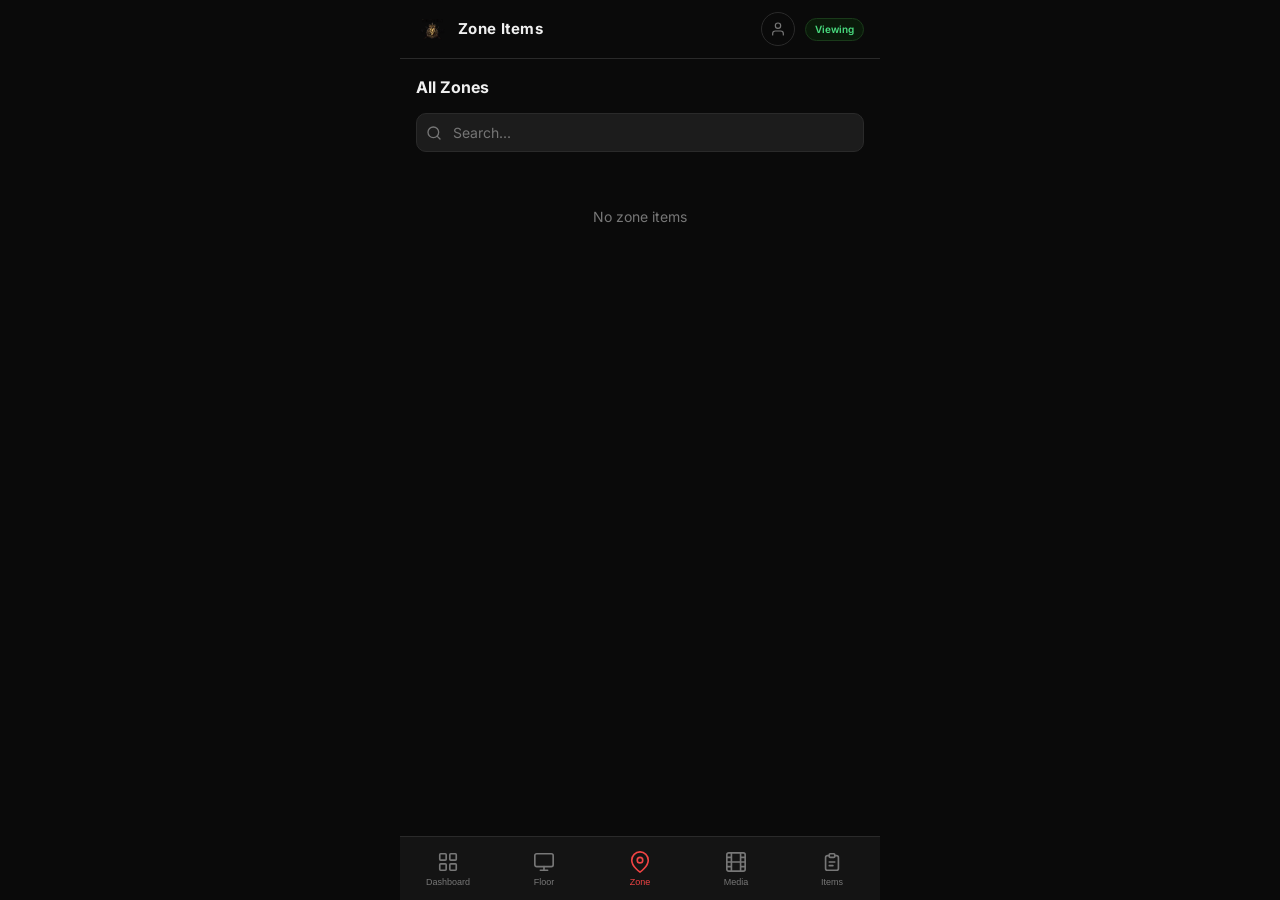
<file: zone.html>
<!DOCTYPE html>
<html lang="en">
<head>
<meta charset="UTF-8">
<meta name="viewport" content="width=device-width,initial-scale=1,maximum-scale=1,user-scalable=no">
<title>Zone - Thrift Kings</title>
<link rel="stylesheet" href="style.css">
<script>window._tkLogo="iVBORw0KGgoAAAANSUhEUgAAAJYAAACWCAYAAAA8AXHiAAAQAElEQVR4Aex9B5xU1fX/903vvW3vsI1dYOkoomIXNSCxxGjUqInR+E8z0Vhi1DS7ibFETWJX7A0By6p0WLaxvdfZ2em9z/zPHUWNsUB+iKzu+7w79717z23nfuecc8+ZBR6mr2kOfAUcmAbWV8DU6S6BaWBNo+Ar4cA0sL4Stk53Og2saQx8JRyYBtZXwtbpTqeB9W3BwEFe5zSwDjLDvy3DTQPr27LTB3md08A6yAz/tgw3Daxvy04f5HVOA+sgM/zbMtw0sL4tO32Q1zkNrIPM8I+H+2Y/TQPrm72/X9vqpoH1tbH+mz3wNLC+2fv7ta1uGlhfG+u/2QNPA+ubvb9f2+qmgfW1sf6bPfA0sD7e3+mnA8iBaWAdQGZOd/UxB6aB9TEvpp8OIAemgXUAmTnd1cccmAbWx7yYfjqAHJgG1gFk5nRXH3NgGlgf82L66QBy4FAD1n/M5wCuc7qrg8yBg76RGoX0ziMOm/f2skVzR49ctvC5urmzXphdU72xID/71fLy0gctFsNJer1mVU5O1t91GvVDSqXsGZ1Ot8hsNF5jNBgfLMgveEAhk/2tsLBQo1Vrr9JpNL8rLS79W0FO3sN6je6hvJy8a00m0zl7+VhQUPAdo954Z35u/h/VSuXNarVam2s2z9JrtXebDIZbsszmByg9mpeT84fC/Pw/UH5tSUnJkiyj+U6dVnufxWx5Kjc795YZZWWM/lG9TncX0d9ksViMe8fYm+fl5ZUoZApqY/6rWql+2GK0nJCTk7PYoNP9RafV3SISiG5htLSeJVKx9Na83Ly/qhSqe9k7KxfwBH+mdf5Bo1L9rbig+HusjOZ+tU6ludOo199dkFtwwvLlywU5WVlXaVSau7JM5sdLS0sfys3NfYTSRYyeJZrbCXK5/E6DwXCHUqm8TavV3kR8mMvqDlbiHayB9o5TUlxwxbatu47sH+zTb960fVVzY+tpLrdz+fDw+EndXb3nx+OR/ng8OjY+Zv2x2+O9gMfx1kSj0QGPx2OIRiIX2iYmLorHk7MHBwc9iUSqNBQKX9/X3/sTfzCwIBQOrpqctP3e43I/SoxdwcZMJBKCYDBw2cjo8G98fv8FQqEwEaZCl9t9jsPh/OWEzXaRQCA8enLSftXw8MhVPo9PGQ6Hm5xu1489bs/FsWj06IkJ6y8HBwYvD4XCR1PZT6nNGRMTE3bW/ycTzTMADidM2iYv8/m958pVcp9YLJY7Xa5f+bzeXyYSMTGjp+HtkWj4R6OjI5cFAv4LUqlUkJUnU4mSSbv9Kq/P9xN/wCtkZQ6nfbnb57nC4XReTmsSdu5p/6PT6fqDz+f9qdfvqyY+LBgdHf2+zWa7p7Ky8qqKioplbrf7iWAweIXX6/1OPB4/j95/OzQ0tNZoNCpYnwcjHXRgKeSyh9VyUbtapVjESwMSCQ8CjndLcX7efRIhf8DpDPT6fOHteo06qJLLwAe3g5hkU6hUtwQDfsRjUWjVyhdAFz+ZfCxK7xKxJGrU6y7Pzc39jUqlQjKZhEwmixAJxsbG1lI+LuALIBKJWhwOh9/pdHZwHG9QKpUiJzunSaNW/Zjj8bxppKHRqF4YHx8PJRLxFw0G/Y0qjfpyPp+fJIDbjGbTaSKR+GUOYH1St/95TxKqw6FgC4GXVfT39fVtlhBqOXBIppIbU8BPWYXP5+uhvI3mDT6P30NfmmZ6h1aje10uk0MoEELA58dZGUnZv2VZsmI0vrO9q/3lYCSk4fF44AsEtrz8/MPyKdFaHQQgoUQi0RJ4EiKRSENtUzU1NefT8+uU6BVJu90eYA8HIx10YEkl0r9M+mJVSV/QyxaYjKeI6Wlh3/[base64]/358WCAQpKvfS2PeTRGS81rP+DlY66MB6453NXWxxIqkyL0X8TySBWCKRmYfLF97G6iglOT5fmiZWcnxeRk3EiCyJJNJMzPHTVqJBNBbLJ4azRyil0iDHpXOlUjFS6SQEAq48UwGIxGIhx+PTWzoppc/MTe1SlJBOMhwjPTE5eUsK6bliufgdRtA/NtbNcj4/LQBHNQAJEb6MlZFk6mf5Z6V4KhGOETBqamsNJBGvsTvs80OR8EuTTmdGyu5tI1cqST6yt1SCPtOUAE6gBF1ajRapVKrSrDefKhWJiAsAn8dXURXS6bSUSSyhQCjT0MXKKC3SaXR/iYViNo/HM5dHaM3JyhZ43d4bSPpuJrI8su/uJzoepYNyH7SBPr0a2k6OlbEvdzKVInixt48TMZA0B4hF3FyRkL9Fr9NspI0i1SlBMp3MA11imXCEvqgg4ECiUPBIJfjC4Si0WnWE2rMNQ2kp64LLbBzHywxJLTN3poxUyPwso/6Zkvz8n7JSslfCLN+bqJ80x33Qjp4/eNhb+Rk50Yg5jgNJDh71dYVQKGQgyf00Kdk/KY7jwOeT3sMHVyqdIBRxjB6kOjl6/wkBTM2AxsDEqOjLE2ESjT0TiD6Syk6389e9g70vpRNpjs/nhwn8JOnGT6YJb2V9xBKxq6kN4ykV0dNXfO8fsA7gZJJcIsVWyXY3GY9nQPDJ7okZmdc0IY9shDlkGOcHAiFSXRGIheIMfTAYzqhJUlWIhIJX+X2+nwoEPIhFol9lWydfZh0kEoUcXTxK7JUNx3JCGzIpHIlKHA7nmkm34wR8xkWzTH64qQxgH7X/DNJMUSKRELCxxsbGQNIiAxJSS1VZWVkFGYKPP1JkjLO5MlmaKaV28TTJMcqhVql3O1zOY4hJF7J3AlNmbJFIEhMJRUxdhqhR5guZbbE8lJ+bfz29wzppfYGQeDip2YyEJMm2yOv2tOj1+stYPaVMP5R/pffXBizagI8WRiDiPnr58IEARRsJMsQTval0uDgSjR/PQCMSCUCAtDEytUKdw/JEIkW2WHjF6Oi4hW1WLJHe2ADEWR2dmogcmf55HO0aK/wgZTZFrVJ6FTL5LTqd7rkPij/1SVqQbeyHpV+6KSQtmPGcIafNZLYOSGpJaI3HZAo//CBDO0k20YdvH2RymSzG7MhwOORMplP3UCmp6IllLreLFkD6mAqIB1wsHgOTYgaDIUssFDW73Z4L6NT7u8KCwtuZO8LhcDTQRFcp5Mo/0ZciSCpf63I6b2SuFurioNxfG7DScdA+712j4KNv7d6SdIqEfoqDgC8WhUKwEhB3MgAlyNgX8ATEN8DvC7XzOD74PD7SCfw9Lzf/uWAgjGQ8ecHeflhOipZ4y5H0YAYaK6GUJqxRcvv8Le5g8MqhodHPMchTPAIFNQAIYJlx8QUXjyeMJJOMjIcZM8p/aTSaPSRZSdKGV36yWSRC1hh9IeKJlGBvucfjFySSKcRiyRAZ4I8LeMLH+TwhSTVmGvIyX5R4PC3kwEc8niTtrzDz+PxWiURCfBJAIhKOT46OzjLpDA/Q6dDiD/qvEggEW+jABLpCpH7dlB+Um3dQRvmMQWKpjxnK57iPmPsJUu5DtZBhBkmifPZtJoQwo93A6ERikZHltOFIIPW8L+C7MZFMgM/nsdMlIYfVkumdolapFNkthNRMEUh0sWNAmix7wV66D2v+M6O+hQl2wqBigSDFp+zLbn48nsGAJzvb8ohcrtjObMNgMLSYbfbexhKJOMN7kszJvWUk2fb2z5AZJfzcmkwl/ckkHVrIbGd0BBQpn09fpHTaR9K4hU685wQDgQm27jR4HF8q9dJh4SI+eG9XV1ebs7KzU0QDAZ8fYe0PVuIdrIE+PU4ikaDNpQ2mbeX43H/NgzaUMZepwgzjaXP4KQIHA5dIKJxg/XECsm/JBmNMFfH5ZdnZ2R1iochFm5UjgqiS0VCis0EqlqbR0kl2DqWSD+7MmLFoQv7B62d/0mYLaQiSbYDowxPaZ1N+UEqAUdLcmXRLWK1Wj9FoeIYBjeZuJIm76gMqMNcAj9ERH6J7y3gkesUiMZupmJVRu2aVQvkWWx/5vISsjC/gSxnQSI0myU/FRBniyQRfLpMTr5IJGsdD/UZtdluFXqNfnZeTK2U8SyZTB82HxeaZYS57+DoSkx8ceOB4/[base64]//7hK/wB/6V0ajpn7zsZvZcHwyEdXyCAw+k0UAxuWSwV+z1fKABtNJxu93G0GaWBQOASjscDx+cFrDbraoqRHeH2ui3ULk3OzfPIuFWSg/A34HHgeLxkOBpeRpsyPxNL5LgsQkkqFkvQ0KaPxt47B5YXF2flj4yMXcrnM8mI9Mjw8G2s/PNScXHZSWQbVZPEjBLAeLt3N13e3z/I7D0/lcUCAf+pZEDPU6v1K+i9lKROKhKLmqjN91mfdqfrbJpTlEdgcwU9a1iZddJ2GYlLZlQmBweHrxZKJM97fN7JRCoZbuvouLZvoO+Xcfqy0RljOBAJPUZSboTa76R+QvXvvbukqaWZH0vEo+DhDtbfPqb/Mxnv/9zD/9BBb29vlC8UrVRrtAUGk9FMQdJ8Pp//0amMnp/R6/VFBAA5qbcC+mo3EUBW0ruOgMHuxeQj6qW6hfSNNlOgN5eC0osofvcu9VVLDkE11RnodOQn8N1Agdg8kloyosv2+Xw7ycfzmNFoZFJPUlCoKbBaJx//rGX091uHaYM0iWRaMLcuW1U9axaz3T6LNFPW39/zWnFxYTaQklgspmy73Xb12NjInyory8kWTMnIv2YkA3qX1+t8UyIRkSROiTUalYHKHmIdmEz6c8gu0yWTcWEw6L+FlVFfdWazUWE06k1W69i1Q0P9z5eWFtPcU7J0OstCNEza8YuKimbQendRTLAjmUwuoHI5gZdpAj49S8lb/xfKD9r9tQCLrY42uIdCJMMUPJ0kf88IAeUjxyRtvI1AMkjlIUojBEQf0QWHh4fdxDw/pXHWB5VHCTiTLKzBEiujPr1U76d2zM/DitK0cW56iNEYLsoz9useOgAAEABJREFUNxuDHuIUy/[base64]/Ofz71gLr2GOPla9Zs0b0OXz5qPihtet75yxbea5MGLf96dor37z0ovPJue9zPLd+xzX/qq+PfET4+Q/c51d9c2u+tcAK+iYfff+t9W8RuBRftr0UTOYfefhyp9s+uSLsC2gXLJy/88vasPpTTzxxVmlR/vvHHXfMj9j7tyl9a4FVVlLGqyyvWBhxOOpPOfLI29Ycd5zu8zZeFQ6LrKMu7T8eeAw7duxCLBIu/jxaVn7O6ccvv+DsU/5tNojXCvixuXqNKMXKv03pGwusZcuWUSzu87eSotO7Fy2s482ZXTlHJucvWbt+/Ufhnk+3iiP8M7snUNneM4KG5hb2M5XFv/3V+Wd8mm7vu0GjNIT8zpPr6qqKiouyonKVdM/eus/Jv3Hq8hsLLL/L9h2zUfn8kYcvPPWzNtM5YdNv2fyevbKyYDIvT8WCtf9FtnJlnez80466LIHExd5YUMB+0DTp9SASj5nT0dgvLjnrpM/+VUSBpXHmzKJkIh7u39Pa6Ij4PCxY/F/9H77o8B9q1LrnZ8+efeJ/VU7xgm8ssBr3dN1dVlq6dnxi9OKjly8885xVJ8+9/vrrP1rvEy+9fsWsmorL331nvSLgc5efsKz6jOWzCzXLCwslh9dVZK2YW3w+zxVd53FP3tzW3pT39IvrkRIALn8ML77wElp3Nc1PRsJ/Xn3U4ntPW3HY8jWLF0u/d8JC1cVrVuQ7nZNXpOMJ3Vsb3tKdvur08x59+s3n8eH1gzVrLGvWnFq5+oQT5nR2tJw+u6r8901NTa99WP2NyT5i9DdmRZ9YyKatjU8KBYK29+u33xoOB39qtw+ZPlGNvz649lmP09vr8/jlXofrjlA0umkyZu8SJAPruHT4vmTSu8znn1AFQk7U1OagorIIM2cUQ6s1YnzMBtu4NTsUtv0oFhp7ISFyNQ8N9bTZxoe3D/UMXd7V1sfPNuY33v73Z7d+ckypmlvBSwTve+vtdY+VlmbV12/Z0vTJ+m/K8zcaWGyTJELJQ1WVhXsMJt36e/7+L9v113/sYlixqLqit7ff9PabuzAxPp7ld9urZpTm5MfjvlqROC2KJ8JIJpPwOP0Y6BpD864BdLX2o6tjAKEI1SEJp2MMAkFUMzrSUxaP+HO7O7str762Dc5JO+x2u+HSNWvkbB57070PPvO40aTtsGSrHWKl5da95d+0/BsPrF0tXV1Siezpnp7+Cy+76IyyYL9ESC4G/inL55ZGAt6/R4PRbItehuryQhTn67FwYRV+dOl5OP+SH8KQnY1wJI2QF4iSgZWtBHQyQMgDRm1BRBHGylNOxIU/OAc/u/wnOHzpIuRkaVCYK4BtYhQtTbvrhsd671qzZrEUH15XXPq9ec3NTbXlM8oerK+vT3xY/I3LiEXfuDX914ICCcEzAZ83OTo4+niIF7g17hrcYJ0Y2xCNhZbn52XjqOVLcPGF38eTj/0TK08+HqlUCj09vYjGAJ3WhFNPPgbX/eIiLF1Yh++uPgk/ufRsHHn0LEhkUnR2dqK3qxelJUW45rdX4a9334ErLr8UxUU50KqlGBsfuMA97HrvtOOW3HnemSf9vXH37gfTKcHQi+t3PfpfE/0GFXwrgNXS0hKMxZOPbN68ufqdt9/+UWtb81E+v6toztwq/PDis3DppefDaFDjqSeexP33/AOP//sZ1L+1Dbt3tqC9vRulZcUoLslFZ1crdjVsxZzaakjEQrQ2d6O5oQMb1r2NX1/5W9x9513YtXM7Fi2pw6233YzvfvdkGE0K2B3j83q7265Y9/rrP25u6pDIRco/fIMw9JlLmXLAWrhwoeozV4IvLm3qGnqcDPn1yWQcpaXFWLJkEcrLZ0Io4uHlV57H888/j507d6KyvArtzZNo2D4I9heHSqkAAwM98AT9MGVnYUZ5ZeZP530uJ8TkfXJNAh3tHpiNJsjlcrz00gt46B8P4J23NxAYizB7Tg1yc7ORTqfJ6Nemy0rL3l6/aUfzF8/2v2vnz59vWb58+ZdGCf675ddTMuWA5Xa7zygrK7uGmEyH//1jmlgsu0+lUrl6erpoo5Po6+vDHbf/Ddu3N0Mm12DC5oTX48CiBSasOnkmVh63EN//3qnwhbx46LEnMDDhxNbdrXj51fUwKJS45LyzcMkPT0LNLANUCgV6OqnfRBpFRSV48YVXcfttd9HJ0Q6FVAWfN0jAUzqEEtk/92/WAK3VEIvFLvV6vYv2t+3XRT/lgGUymVoIWPzh4eEn6urqyveHcWkuXdXeOaGbUVoBh8ODXTt2o22PA0NDYxBKFSgqK4PL60PZzBkwWwzQ61QYGx1AOOjG2IQVw9YA+oe8sE5MIMtsgH1iBDKxCDQPKNVq5BUUoXRGOYYGR7Gr0YWhIR/27NlDU0wxaUVqdUjrdbm/NPBNDT66qe+F9PJLWnd2VlaWg56nxD3lgBWNRodkElmMx3FLe7o6nlywYM5Z+8ppg173hFEn7dRqLHDafOjr9mDRohlYsGgRgqFQBlxitQ7+BIfmzj5s3bETPo8bQY8LyWgayw+vRVVtAbwhP/xRL1radqO+vh79fcPgOB7UWi1M5lwkUkKsWXUY8vN0GB8Nw6BXIx4LQ6Hg3o9A0Lqv862omHFaa+Pu+4QC3kkCHpcKhUK9+9r266abcsAiO2jCah0T5GTn8CRS6exIMHhdVUXppfvCyIaOIatSqd64/[base64]/fD6E9AY81E4s6yHnxbWf9HcWN3y5cs1tVUVv29qab7eHwiVzJs3LzkxMRHU6lUbWf1USVMSWLsaG1+enLTVV5RXOaOxJFwuT67L6/11IpZYS6enqi9ivkbJt09MjCfXrn0azz77Mhx2DyrKa3HCcSfglJNPRNgXxp4WB4b6Jsl+UsFqswM8jv2iAU4PEAglkEwD0WgcLrcPsTQf3SThGpodyM7Lwcknn0SnzXIIhWJMTjqxY1cL/vXoC+Rojfs6x8acXzS3GTOKFtht1idGR8d+nkqlTfl5ucjLyxuw2SdfX7fuzcYvanuo1X2VwPpK1yqXKJ/TanVPz5hZHorEEhgbs6r9/sBKp9P9wKxZs077rMGzs7NlrkD0Lq83bjabjTAaNQSUJDo7RpBKiBEJ8JBlLIFOKiTVCPI/+ZBfWIiauloYs82YUWFCRVUZTBYLaufWILcgl4bhIUZSrbJSQydLOYLhMMLRGNrbugBODD5PBCEfGBkdqdJoVOcWFhZK8BlXTU3l0akkHhodHjnB4/XJ9Totli5dGuzvH2iTK3kPfkaTQ7qId0jP7gsmV7+5flswHHwyP6/gFYPBQpQCeDwe8Hi8JQKB6C/VFRWZf2iDKjJ3gUl9q9c63m+fDJ0nlQHDo+NkaJshVaoyJ8FXX30d79e/i+7OHmQRcDRqcj/YHUjzeXD5/Ogi14TXFyRbyY2u7j5EYjEkEnF47E6YCATs391o79iDzZs3o3VPG8jrAI7jky+MB4VMDC6ZlCSjvod9LuvWohxL5h/8yEyMPiory3/g9fge8vv91Uy9q5QKzJkzB36/bxufz/9rfX2Dg8im1D1lgcW4TJu4ORgMv75o8ZIt8+bOT6TTHAIEApt1okypVF63aN7c2+dUV89TirDN7/f+Qq+XmKur8/HjH/8QJ554LARiHsRyAUorCzFvYTVyKVbI8SPoJdWW4sXA8VNwB3zo6u2F05VGJM6D2xPGpN2H0fFJOEhNCpNRyLgE+nvCiIRiMFpMsOTloKKyGhKJBHVza7HmtONwxqojUZKn5Id80dmxiOeZmplF65bMnz3/sEWLrg96vXem4okCx6QjY/gfd9xxsGRZWpwu1zPvb936FlvrVEtTGljE7LRUIX5zeHi0ndTfXXn5+QnbpI3A5SFVtKc04Pf9rG3Pnh16rWYhUy1HHnE4fv7zn4NUIuQqJSorKxEK+9CweydJol5UEejWrDmG4oVzEImFSDJZ0di4mzzyE+TLApKxMEKhIPweHxnyTdixfRM8zgik/CjOP2sOTjx+MeRSPsbHhtHR2Upe/DJolGLk0UHg+KOX4pqrfo5acqaajGoKDw0cPzo6ts3lsv9uctKuHrdm/i05rFy5MqRSqhree/fdTZu2bn+A1jgl76kOLGzcuHE8z5z350nbpGfJ4sVXC8ALR0JhhIIhTIyNobqimHM5PXC73aitrYVarcaGjRux9rnn8NwLL0AqEeD7Z5+CGaVGki65kIi9OOvMFXjkX7fi+ONnIeCyY0YRDyLa3rA3AYUQEPMBtYxDfrYWN11zJv5+x/WoLjejssSE5YfNxUnHH47TVh5LwekWPLv2RTz/7JPo6e2CUa+D2WjAYL8NRQUG8pG5eEODg+A4Dnw6IBQVFozpdfpl72/ZtGlgZOwnmMIXbwrP/aOpv7x+bW86FX/RaZsUrTzxhEt0apVLq5KTrWSCTCpGVpYekRDwzDPPkpE/hvPOOw/[base64]/NL8f0cS0YJjjz3m+uwsczzo92XUXYSkF6Np2TOIP/zpL3jznXpk5eZh2bI6MsABg1KF2RXlUEjSWNN2HCAAABAASURBVDi/HBaTAs8+/RhuuO63mF8zC0vnzsKMHAl+9qOTcP6Zi5FnSmLJ/JmIBp346S8uwTvvbUTd3HLkZKmhIkm2aE45tDKALwCOO+lkJHli3Pfg47jvoefhDwPpFIhOAZ1CgZA/gLPPOrPZaDRd29zaWjk0MnZNfX17gM13yqTPmCjvM8qmbNGDDz44OrOw8CWFTLrke2edud1F6i/o88FisUBGG52ilU1O+vDwP5/C4088A5FQAqUEOO/cc0iqZYEZ/x6/B0cedQT4Ij5ef30zfnftdeAlY8g1yFGaq0ZlqQlycQy9nW248spbEAjGUVFTjioCII8TQEye+cMOW4ajjqmCkPRnd18/HqGxXl63E/4goKIB+cR1IV+U+ZWpXq9n83P29fee3NDc/CeaInnJ6HOK37TEA7+C/Pz8c8meOWf+/EU/qKtbcN7cufPPnzdvwYX0/EOW6P2ivamuru6H8+bMu3D+3Lnnz587/wcLFiw4l5yc5yxcuPBMSqeT5/n0FStWqPd1lpF4pLa6vOiaN9/aUJGfY0EqmURxSSHMJjOUcg48so8iMcDhDOC1NzajZIYJs+fPhd3tJ9eDCSK5EXklFThixXGorCnAtm2DeOWll6GRy6GSiJBDpz4ulSZV9zQEBBxLTj6OOPpk6AzFgFBHDlMF5OosLD3ieMg0Krz9bgsGhr2QKQnBfA4+fwTFxaUoLCwEj8eDx+WGy+EUFpfN/H/HHXnkSdjH65ilS7OrqyvPmTdv4ek1VTWriXeramvnfqe2unYV8XP1nJo5q1k55afT++kL5y3M0LCc3lezfNH8RauIvydQUP8s4nXdPg69T2S8faLaD6KZM2dm0yntqtbWtn/t3Lnjwd27Gx6ik9U/Ghoa7qfn+xoadt1H+b0fpYaG+xoad92/a/fuf+zavfPBHTt2PLRr165/7ty58xFKj9PzHTabrXRfpvCjc8/N2bSp/kxOLIzWVFVJVWoFxfRk0Ol0CIfD8AVJGJCRLJHyIZVLQaYOnD4PNm9rwHMvvot/ProOO5tG0T8aQsGMWVDpTTj+5AXoG+jHtq1bkTuznMI5STCfFwkn1M6Zh9yCcmj1hWjeM4IXXt2EB/79Mh5buxGdAzZ0DfkgEAMSUo/JRApxcm4xqSkh8anQKKHSqkB2O3JyciR6udxos9vO3Zd1Mpre0aFVHe3tD7Q2Nz/e2rbniabm5ifbWlufatnT+mRD4+4nKST0ZFd395PNLS1P0PsTO3btfHJ3Y+NTLKcylj+1feeOp4i/L/X09Pxr+/btp7N+D1Q64MDq6uoanzOndllxcaFu1qwqIyU1SxUVMzUlJfN0dXVz9MXFc/SzZ9cYCgtrDEXFxfoZM2dqK8h1PaumRp2bm6sqKChQlpeXK5YtWyYnl0BJa2trw74sOBUOB3xed2F3V1dLNBaWsaCxy+UCtacAsw9ssVqtlsCmQDSegFAIDI3F8Pzr72NjfQ9uvuN9XPbz+3DtTQ/hjfcaIVDqEOfSWLLscKT5Avitk+jo6YGAQHnS6lOwp68XBlMh/vb3x3HeD2/G1b97AQ89Xo8nXnwfb23eA4FQgFAE0Gg04HEp5OWYoVer0Nvfi8Y9zYik4zBnWRAIBObXb3p/i0FvVOzLOhnNwNDo35IpKBYvXSRPIyWJJ2PiRCoupmeWRJRLovGINIWkNI0US5JkOpGpI1ohlbFEMhcsEfxxNev3QCXG6wPV10f9NDY22nt7e320oW72s2CW2tvbA729230NDQ3e/v4Gb1NTk2dwsMnT39/vJTD6WT2jGx0dDQ8ODkboPVZfX59g+Ucdf8HDBeecM1OsVitrZlWL1q97Rbdzxxba2DRs1hF0tnfTMyCVAEEylqVSKSQiMeJxQExlG9/eQxJnFCTP4HQC23aM4Z57nkfv4Chau7pIPYpRN38u+vp6kJOdje+u/i6GRseg1plx/8NP4vGnt8LjBak2UNAZGCTg7N7dhBgDr1gAkVACkYCA6XbA7fWRPyxENN0IBjwUDgpi03vvwOdyZFVUlClXrTx+/nGHH571BUv9ZFWqnnhEBWzqlP3HnaK35CcSe/8sOiLJ3F9UlyHYn4+vBFj7M4EDQXv88uXXv/7yS4++/+76t/NyssrmzJ6FkqJc8Lk49Ho52VdSCGmlBq0UWqUcxfl5KC0sgFIGRMkNccPVq/Gn35+Pc1cvxCnH12HJ3BIopBwam9rhphNlflkBLFlaFORZYFKqoZWqoBSrsX1HFzr7/cgvMaBujhnLFxnw0wtmkTviBzh8vhk0JFIELos5j/xkJWT0C2EmR5hRRfOQ86GhMbRKAdRyHmaVF2O0t+Pwxq2bXnr3/fc3HXVY3RpM4Yut/Sub/pyaOUcX5OauLS0serEor+Cm5cuXS2aXVy8vzS94pCy/8IqFpaUqo07zYH5Ozh1FudmPza6qOu9/[base64]/wMh4ZjGb784yZ/0jJydHDwBkThyVn5v/D7J5l7L6koKSJSqF4nGi+Q17Z4lof1RcXDyDPR/o9JUCa9I+sYY84qulEulwbl6eEMnkmXs696wzmiwGoVhcHpeocowGU7vb5bzU6fWuDCeiif9lgeRYfLBiZt4PCguLH8jKyoLJZCJHqJVUXQLsPRKJgM8XQiQChWI6yN6yQ6lUIhIFKspykGVkNpAP4+MtePudp/HG+g1wUDxQKgUCJNFsdg988QhSUj4SYg4OCusM2d0IUfs4hX5amoewY+vb6GzbDafNBi6dxMwZpbRcak++NAEvCevEOCYdNoTIU6tUK0B2DjgBB1L7IFMAarUaHo8notNqbz3x5BPOEwgE9n3lhVqp/pWALyjSaDQ142Nj782na3x07HmtVisge/OxGUUzFoxPjN2o1mhcNtvEH4oLC+8sLiz+NdHeQ0HvRfs6zv7QfaXAkisUnFKljIXCwRq+SHC9PxR6nCYX6e3pngekyxJhr7O9u/t2YmJfQWH+a11dvayeSPbvVmeb1139x7/aRRLpy36/P0i2HYipkBIy4qSKSkpKkJ+fj5KSYsycWZzZRBcZ9TIxkEPGs0GvQUG+CatWHYPzz/sOqquUkJBhL6BpCDlQeCiIWCxG9pgMArKZIvEwouEAhHxSpUGQoxNYvHAWjjpyCWhPoVHraLxcmIwA2e+IRvwwGjR0OtWguLQIJhozKzcH0WgUzMcWJ2Nvy5YtMBgMDoFEPOZye8U5Odmv0/D7dHv93ltKZ5St8ft86VNXntLpsjvuBgfbjPIZl1MHBo6Pi8LRyNEqtfouHo9ryc7K6ukf7P8zBy4oFArlRHPAb94B7/ETHcbjKXUwFElYsvI3EHjE2dnZ6rO++70/rl5zxpbh4bGjPeHwzxi5zx/QJxJJ2iaA/CmqY4891sTK9zXdd999k4w2HvZLaIy0RCKDXKbM/FIgkUggQo4riUSSARvVg8/nkzSLIhxFhiYUDJKRP0FgCYEju8ygEaO2UoHyQilEpC5NKjmUAiniwSjiviBUBK58gxQCkq/F2RzZR0pIxEAqEaX2HHxEk0ikoNMrESZ1qaBAtJxOkhUVFTBbjNDo1Bn3h1ypgJz8YwSozJzodCge7OtWBT3JrqKq+a9gH69ZZbOKW5pa3xMIRaoUh0vlCtUYjS/0er0ygCczWkwvV1TMOrG9rWNH3bz5DZu2bv377NmzNRzHT/N4PKLZx4H2g+wrBZbP6x0KhcPpzq7Oldve3/rc+ND4mmeeXfv99evXz1KqVK1ajea1D+caT8YTfvZstY7/paur41z2vL+psbnldrvdrqATKd7YsA0TE5MkOQoxOTmJjo4ujFFQuqOjA+l0CmazOWNch4IJdHcPIkYnRJMlC/QFwNw5s3DW6adBp5TDpAEqZ1RBpcshH5aQTnQc8kw5WFhbAzWp1tWnnIwzVq9GYX4O1Dot2WAyTJLzdXhoDD5vgGw8gE8qj6lj8hlhaGQEbe3tcHncBEYZ2F9Sb926C0VFRRgZGTHSnE/44z33OG+44YYU9vFq62n7Bam0qqHhIdUrL7/2slAsuFAmlQ1v3PBmk1gsecNqtTZ1d3b8k7qL7tix88ic7Lx/et2+m1LplGJsbOxicvGUUt0Bvb9SYBUWF9xQUFiTN0NeelRe8YwLG1oa7o2mYjXZFsMpFrX86Ob29k1sNYuWLq3IzjXdxJ4XLlT+NDc3/372vN8pDZNMJstIgWgMiJCqYfaLiIwrmy1Im0hSKRomYKUzYFOrBBgYmMT6jTvw2rr34fHHUFlVgzlz6qCUqtDW4EBhbikUYiOi3jQBwQihUI1oJAWj2gijDujY08ZUGKpqa1FeNRs9AxN4/Y1N2LFrD0gLk40HpBJJuFwe8ldF0bqH2X5xiEUyOkz4wIEP0rIYGhrK/H5LIpEWXnnBBUrsx1VdU31lbn5OYVa2ZXFefuXxzKUTDAeWFxZVzolEQyf19fWN5BXkFhRlFS4sr5i5VCoTXzIw1H/Z3Lo5EjIZjiAXT+9+DLdPpLx9ovofiWiBoUHyVW0d3Rru6Ggc+rCb9OadO9sae3vtH76zX1366+spdkIFa9e2xzZv3pyRXvS6X3cwGBQxYDHpwGVa8tDZ0Y2x8QlUVuYjN1eZ+XcZnOSsMhv1ZFynsWtXF9o7x/H0c1uw8Z1dSEFG/qoxvPXmu2AiLZ4QYHdLL956vxVjLh7GnRzqN7ehuWMAfpplU2s/xshxarV7MDBux/Ov1eOZF9/Glp2tsE2mCUByRKNxxGNJSGRSlM80QaPRIUChnZFhK0m0BCWATnEZaZlGWv6Xhx+mnjML2KcP5v8jKW0fHx8fGR7++D+SGhjYY9vbweDgYKTf2j9MEttKtFFWTvsTJwk/wZ4PdPrKgEUec1IUmeky24lHrgZBXV2dkJWXlpaK96bCwkIJK2f1a9as4e/Nr7/+et7elOnlcz4u+cG5l//q8kvOIu8ep9VqyHaJ0kbGkJerINUyBvaHD6ef/l2Ulc6ETqdDdXU1CovyybZSQiwWI0CSra1jDKPE3u4+B7r7HbDaAxTq8YHiy3hzcyeuvfku3PzXp/DT3/4dN/[base64]/8cYbIjfffGOIbI3eI45Yshifur73ve/lFuZmvdfX27NaKOBxv7v+Z1qpSCxIpT4wTXg8HqmfeAZIzMYSknU9a9YsOhXOhJg2c2JigmwiNdLEAb5MAHcEaGofRTAqxs7dbWhqGSFDG8jJoe+FWIjuQR/e3zmGVza0YXgihfJKDfRmAQQiYOeu3bBO+mFzxtDRnwS5uKBQy8l/FUOaE0EqVSCVBDQaLUnNXHDgkwoeBFOHQoor+Xw+MEnL5u4NeLNlSdmIRqe19vf1/7i0KOuZxYsX6/Cpy6A1/YgDzyfgicMcBNEPU4zymJAvifEgjFFd5p2VUYrTe5zlLMmlKnrmxQHEyK5MUP4XSgfs5h2wnj7REX0LbxVLRb+RKxTXGYzG3+kNhhso/d5gMt7IktFsuoklc5bl5qwsy03ZlLKyLTdRujE3N/vGgoK8G/IKCm7ILyy8oaio4B63O9D3ie4zjy677UcBvz+rbEbJJX+4494nErawtKe7WzVEtoper4c34EeYpNGe1nbs2rmb1O2WTMyQ1AZ6erqQSMbgD/pQUVMAhU4DngDo7JnE5q3NaG7uJ0AB5513DG78/c8wn5ymrC/mOmC45dMMzly1HNdddRGOWj6TbCUvtmzZTWCkaRJHpQo1svOKUFpaTiowDY/bR/ZVANu2bcWOHTtAwXU0Ne6h5xZq6webL3M9UHgLzklHddrtThRVzbtv/rwFm6wTtnnJZORkGvI/br1Ju0WjUv9GKpdcJldI/p9SJfuVWqNi6UqRRPRrnUH7G6FY8Bu9QXeVSq28mnh7Ne3J1fR+tUIpvzqF5FUyufzXCoXiZ4lE4jq5XP7mfwzwf3zh/R/bf2bzaDT0QDAYvC0Q8N1kt9tucjgmb6T0+8nJiRtYmpgYv4Elsgl+Nzo+Tmnid+PjEzdQ+v3o6Pjvh4ZGbhoaGLq5v7f/jwMDQ7e1tLRMfnqggf6BxSXFJbp4NPL7n1187tlN7Q1veH0+UzKZJEkgJV+VBnI6SAcCUVjJBhKRAU9zgsPhAPNvicViZJEzlfw7GLM7kCROODwpPLv2FdAjTjp2KU48eiHqaopwzJELUV4kR5y+3wpyKxyxKB/LF1egdqYFZ55+PObOqcKO7f147dW3IKB6J8UDx0kiJsljr1bpyCiXgQxmSKQCTDqCkCkV1BfNU8wHn1wfZWVlMBqNmSW2d7TXtQWsr471NF+XSieXmIxGiUgiLstUfuKDDiUtbp/7736/9yFyU9xLUu9uj8d1F6U7g0HfHcTv28Lh4G2U3+r1um8ZHx+9JRj030Lvt1CbW6juVnq/ndreQ93eTLzZQPkBu3kHrKeD3FE6ndo6Nj4me/fdd79b/279v8kgrWZTSJIrIYU0mGopLs4lO0cKnpAHjUYDCl+QraOFjbzjg/0joM3A+ISdNl0OvoiPNAeEwsDKkw/DAnI56OUSSHgxHH34bFzx47NQUczh2COKcPXPfoAZFjkU8CPXIMFxRy1Fzaw8OFxpcMRRqUyIZCqGCes47DRWN7k6kiQhZXIxKqpzwWeij+NgtmSBpAUdAvyQkJ+NuRyY4/bNjZuO2bBh4/Ub33yT/TkYqTTBW2xtUykRG6bSdD+ea1Zewd/IY91M4Rvam4SAORkZmJidIiDDJxZNZNwK7J1tWDqdBn0rEWa/y/LFwKOV22yTGelWXV0D8quR9ABqavKw4qijEfA40dvdBl46BqVCjLp5s0kKymGx6FBTNwvpRBj8dBh7mraQv0uIM1adDq2CDBay1QoL81BZUUpuhBA5XSOgoREMeSFTCOF0OwA+QFII7EtgzsrJuD4YoMQkRcvLy8mYN8JkNiWzc3LGLBbLG/X1m+o/XvnUeCL2To2JfnqWZORPVFSU/[base64]/ORcykilQBBubwwatRw8TkBSwY6yslIsoQOmUCgEnw+IpUDt7GoKEI9AyAqo057uQXR0jSK/eA5mVs2HPxzDU2sfx803/5UAA/R0BnDttb/[base64]//HK68/kFc84d/48prb8H2hk6ctboMzzx8Lm678TjMLNDg0X+9gt/d/Ch+ddOjuOvfG/Dv5zYhSe2jYUDI8aFWqsAklkYFqBQizJ09BzKBhpIaeo0RGrUMEilHIIxh0uqA3mSGSCqjQ8DOC7mAva5/cOgS6m7K3rwpO/MPJy7SaPROq616wytv1HMcJ5fJZBSPG0acVNL8efPo5JdNTkiwP1ggdZciP1YZsrMtGcN9wm7POCaZqgyHUtBrNYhTvxH6cPlSsHsTCNHz2Wcfj1/[base64]/YajwPIF0SGdx7ZeMj8+nRwyAaGuLFRN5pa2tDW2QW/P4hkCggFk+DzJKQaZ5H7Q4hwMEj2ngEsOL540aJI3Zx5fyJHMROC08D6Ojiw+rBlFzQ3tZxit5PsIC82A0+YEKOQyzM/6CM3BNtb6Az6zJ/ZMwdle/sgAQTscIbRITecjijKSitIsgkzp0VwCQJLEmqtDscevxI9/Tb88OKbcOONd+C66/+Mm/[base64]/6kZVjgYg4G6fAc4SOiQUFuVi4aA5JNzWS5L6Qkn+MgW18fDITv4zHIlCQCvd6XJ1Lli1deOTyo87Oz82988W3312HKXrR8qfezKsKZ5w5b0blZWzma99fZ3/qvXcefui1N18L+GxP9vX1OZgXm0+nPPLsQyRERj3p9TpSVVJQEJzsrJmkfqQZY1tKjlGJVAy7Y5xAYces2jLk5WuhVgCj1ijuv/cRUmu9OPHE0/GjS7+DH/3kXGTlluHeBx7H+1t6MjYZj7g4a1Yl8gu0GBzqhc/vpmCzHFGK/6RokiqVDFVVFaionIncvKyMjSeX8wnAyPyryoWFhVSWHZPLFV2Pvby+95n1b725duPbL1BTLF++XJKj1947q6xiGXufKolYcohMdd+mwc8zWX7cN9h9d193z2UnlJaKWbOL6+oIPsDDL2/2V5VXNKuVKiTJeo+R1NJq1Rk1w+wm9usGndFAGxrLGM9SaiWjD7mUB497DDqtGDPLCyiVkK1jgk4txJA1gTvv/AfeeW8ngVFP3vVYBlR/+8dbSKRBak8BdqqsrCpFdo6Z1G4M7IQJjqx+mpxEBDic1kyZTCaGxWLKgEullmbULoW9QEFgjI6NOvOz82+lJrjglKXKvWvyWa3LyU68qKOn44ni/PyjWf1USFMKWCqF4lLb5MQfBRAYlXJFvl8gyUgtt0pVc+7xR9cwhpPKe8w2bk2nKWaoUCgy0ooFeJn9wk6MKTq20UaR+kpn/rhCIuNgNCohlwkJOGIkSD/KZBIwO405XOfOLoTdA6x94R3cc/8/cfudT6G51YrCPB1YPZNWJrOGfFJSRCIhMHvJYNDRuxBqJSAi6AdIPYZCAfLAp8EiAWlyxfPpcCAlPxqbI/O6EyKDHBJj7KdCNlfkUqdKNYOtx+1y/UQqlfKF4GeNjY0/bzFapoTdxWOTnyqJAqZMs0gEHA8UVJb29fZfwKQWP512btu58/aL16xQJxOJiwlcHAs2q+QKsmv0YKc1XzCAcdsE2EYyI1ujlJFTFJjNVF+BAQx0/f1u8nM54fWEScr4ccyxy5GTa4RSDrDwnsOXBMcRtygZTGYce9wKuD0BDPT3URsfXE4vrGQ3VVXNQt28WpgtarBfsmo0CjLS0xgdHYfPGyTp6MXiJYvATodCUsUUkyIbTaziS2TzR/fs+sHO7Q3nPPfOO21HzZmzzON2z2USLUmKm2w/RzoWj9IMDvmbd8jP8BMTJFTdo9MYTkhzXDPzsJMDtHwykf5LMhq1SaUS6Z493Q08nqDU7/NlfqYil8szanBwcBD9/f2ZE9nWrVszPYrFYpjMOhgMWlhIPdop/EOxaiRjHHq6+yGV8DBhnyQA81E1Kx+EZbB/Q8tgklMgW44Z5WVwuB0k+UAuhAidACcRj6Vp3Ai5EsLYK7lUKmTA3NfXD/ukBzarC83NbRlwyeWCTPySnWRpPaZwKHh7U2PTn9d8d/W6C1edWLC9sfGviWQy2+XxRc1my2uzZs8+2uZ1vp1ZwCH+MaWAxXg54XG8o9cb1wQSoc5YMsHrHOy7NCmX/+XkVafeShomm6RRXuPu5swP/JgkYCqwoqoSKo0awyPkWnA6CRhaUknkTlBqwOeEmLA6CRBhREkWjI5OQCSQI+BPEWACGZVYVJwHS5YY5ZV5yCXDvqgkmwArzPxxBlOFUokY1hEbYuE4tUtjYtyOaDAOASeAkAhUchXC/ji5NXwYJTqLMdel15rjQoEY6RSHRYsWZX5x0dTUlFNdXS3SaXS79rT3vCSXCGfFSann52Y/poXpLKofZDyYCmnKAYsxtd8+2pOVlfW9eDI1LuALBdt2br9sw4aNjxrMFukb69fTpkuYakGIAsOd3V0wGvVDtbNrAItA0QAADPpJREFUG1nbiYk0tCo1DHo9mK3jcgbgI9XHXAMapQgejwdmkwVxEo8To5MUvHaDIyN9/oLZMBiVKCvLQ2FRDkaGmQR0gf0yNDsrlyRPiIxwEYESBNIQ7Ow3XgkOPE4EiyWHpJaSDPgoeOBbU+D9vKuzZ6d1IojWtoEMqJiEG5+wUtuA6r3NW57u7OqpJQ9qWqNSbpTpkle02FqCmELXlAQW42+v1bpbKJXeFUnGo26fH4Mjw/L2jg4wN4NQLMLGtzYRKFwgv9XY0OjIy5Fo7Cdz584Yslg4OElqsY0U8AQEqgC0GgOBDCgpKSQQasEjw1qvVKKndzzzF9Hj4xMwG/UEGg4mgxrhkBejY8PwOD1IJACtWg25TAqTUQeTQQO1Qs6mSHMRoLiwGH6vD0ilCVQgOsnTIn30Gb/H/0auRZuUU7xwcGgEE5OT8PmCeOvtzZmAtslkgC8YdYhF4t+2tNimFKjY4nns47PToV/qDPtvE0kkrUmaqi+YwvikHx5SOXqSRoX5ZngC8bhCrviTTB/+5SNr39qqN+gbJBIJqbxoRgrJyCnJfqPFfvhnNhnJnhJBo9GQfcSAlkSK+k3E4gjSho+NTCDgCyDoD2FkcBjsd/MMLyIBqJ0A2dkmKEjiiSUchCIO7PTn9XqhoJNplHRsbp4ZaiXfn5Wtf37r1tFw49DYjfF47JZQOJ05XfL5fJAmzbRVKUSZL4XFrHt7yOHYTdOYcveUBpZOp5OHI5E8jv8B3zXkdxKJgK7eHoBsG7Y4npDXw/6kjP0lkMflKWB/UCEmw53ZX3ICWSTqh21ylE6P2oxxHwmFkJNlRjIRhlIKaLQKApoJQwMT6Okax0CfjQx7daaM/KoEMNCJkYM5SwOP1waOF6MAONlmIT8Cfh/4Ah4SySh5E2Koqi5ViISpYz6YLSARy5oMekVkYsKG4VFbRqLFKTbE5hcmXTxhc5Viil68KTpvaLXk+YyGL6b5G8hoh0AAhCNxREl8OZx+kjZcbP782ueisdiauTNznio0i/9E9cVikRzjY5OQSZWRkfHx0TS5KvLzC/qZVKFnspWCGYmmIUCRoAE7WRpMWXC6fOSB70J3zxCyc4vA4wshJY0XjoFcEDxIySk1MeGBSCoBj3wT8XSqXyaXjfEFwg4vnVLHrOMoLC7i6CR5xZFzi39Wk2d8UiQWLlMq1Guj8SSNIwFpVaLJg8ftB7vUSnlRvkl/bnZ2toy9T6U05YBVBwhLc42/Drvdo+Fg+A8zigv4WrUKCdJb7N9ioM1ChMA1ZrU5OB7/jwUVdZe0d43NtY05TlMrTb7xMfdQWems4edeq283GEsWm8z5PydQzKXTWb1CLo/RM9k6Ppy26jsUhBZgZMyO3U3tiKZTqJpThSCpxqa2dgoyD4ONd+xxhyErOx8DA1aoKGgtU5riTk9ko1osqFUbs68gFf2djn7bcGFJpcPljYwVFlWEIsHkZYMj9kW7B8Z/kuS4e+xOX9jlj8BiMaCrbwRURupRDnOWRW+bdP5zcnx8KD9L/31MoYs3heaKoqLcmkBBzkNqlerSbKNSUTOrVDhvft1AIBhwSCSC3QIRXg2G45OEMXB8nmnT9t3/7m9trVy6cOHhbre/dcLq2K7Rm1cNDY92LKib/afn6+tHX3qv8ZG1bzZ4RWLJbwPB4FgoGEEgFAqmSQxWVteAJxAjEA4jRoFp9i/EzJk3D4FACJOZ/55ESnMqQSKewpjVDrVKD4fTO6TWGi5bW98eWP9+43Mvv7O5KzfH/HjfwPCgUCy/MBSJvznpdPcvLS0tn5ltmNk7OPocX8iXSMTCpNPpadeoFE/GkumWgqLCAbPZDI1OxVswf47BaDTfIuLhydLSD8JYh/q+TRlg5eQYZowNj66ftNu+r9fr8x0uP+QyJXbt2pki18HvvKFEXTCGlRqt5iJiemc8kUpLJLyKgaHeB5COqNuGradta+8+w+F2ywlEt7/d0LSW6D66327q3JIS8JtiaXiMJnPze5u2JKLROHg8AfQ6I0x6E7Zt3oah/iHIxFIYtHpoVVq07+lAd3dPOCsruykSiXp4HL/1rU3N3R91TA/tg7areTz+/Q6no+2t7c3f73P4jnEJE3Mmxh0bxCJeFqnCWCAa36HT6c+0+gJnR4Fat8d1F6nnQQaugYEBFhkw8zicOdjb+05lZebfDaWeD917SgCrpCQ7LxGNP5JOwqI3GuEPhqBUK7F5e2NyZGz8vaFx+z17WTzu8Lys0ylWR2LJhlg0JYjFkzXbG5pfm1tRckbNzJlFVndg+/bO3g176T+ZJ9Pp4TSHQbvLfbo/HGkIhkPQaHQUsI6gtGQGrFYfnHYXLGRzScUy6DRaUFiJPPCuDQJOdozD6Rw3GE07P9nn3udtLd0P+hOh4FFL5hTk65V/aOsYfDbJwZBIpr0CIb/BpNev6bfZWvfS9wxb792+o2G0p4cOIlTodruRk5MNPg+LB7u5pw6k5KLuD/g9JYA1OTp5V3VltSAvL4uO7yqUlM0M2MgoEYi4Df5I8oJPc2XCFWiPAYuTPOxMpNMCqVSWvaej7x/dXV0XfNE/lhuKx2eJZfKJx55fb1WqNXfZne5ITm4eOTDtSJARN29uJcpnVCBA7odUIk0HCD1TixMSmeyOV+rrHV5/0OVwuAs+PZ+975s2tbq37Wi83RcI/lIiFWskEnEomky/4Y8nDx91Osf20n2Yx7I0mpUUS99qMplduVk54FLAUvLSz6mdXeccG7n1Q7pDMjskgVUJiOicLWYc00vFd5FRfZTNNjFbSievXgr4vvjyS16NXnn3/Fj6FEbzeSlbqTmBNmbQHQiJhUL+dkth4c2fR8vKA8FwWCxX/Js9c+lU/fCoK+1yeRLFRSWBYDA0oFJqYnyBMByJxMZKSsp8Y6MTKZc3JNja2Pkua1NQVPS00+XRsefPSyUV+T8MRVONoWhU5AtHe+kLcDbREmTo81P3IIUBLHnqk8bGRh/ctm1bgF4zBwu73Z4fDEcv0kpFrC30UmnOp5p+7a+HHLAqjUbFOPCwFWjSC7gd4XD0Jzyk1Hz6vnZ19yfCYXIwcbz7HE7/r+uROaF/LhPZxtCONaSBJ4Px5PGDg4ORzyWmCo1e/+ddjR1P0SNiAn6KHPjDoUjMEUumXlFrzEe3dXb2dfb09uWWlBw1YZt8lVxObuqfpspaAK2dA39TajQZYH5Q8t+fra3D7vIa81HkWnhaJBF8aUB5eNjrVniD10djsX/7AqHE6PBIIkCRBoNGLU7Gk/eqeILOYDi8VQb84b9H+/pKDjlgOXm8NAFhiYTjygvz8ucvnFvLF5GUsNlszSIR7zGjRTcvEIrdtK8s0xmNPyfvw/eJnjL6/IK7vX3g/b3VPB5fkFOQ175tZ+OozJR7/qOvvDIgVij+pdGb/vX06291R+Kxa5rbuidNJtOWxYsXS/e26+jpf23v8+flLS22YCyF78+sMn2hBN3bfhCIhFO4TK/VHhUOhx4xGAy72an18KWHqRQS6UwlT5QnAFe7l/5QyA85YMmiidVapVqvVqowRDE0EvtM/A8KhJKzQrHU+RMTrvb9YRy1n9gf+r20W7c2jw0Nj4vmzK29Zt26dXRQIxHaM/yXnZ3dtzGa91q6Bkpmlt7m8ntytm7dGmZl+5saGsZD+9PG6na/740nL4xFkj8XCETW9tZ2cLEkxBwfEk5YVZOXV70//X2VtIccsMiNvVRIBpFWp6cYnIj8Qu5UMJIYG7Xbe79KRny677nV1RUzZpTdsnV38/pP1+19b+nqfSgrK/eFJfPmHdQNDfhcrTanw+33+zM8KispRTwdk8mlirl75/Z154ccsCLh6GMev88VikZ8vkjE6QmF7RzQfLAZtXvPno7G1g+M8i8au6u//+Etu3a1fxHNftd9SYNRn89F5sK7gXikGzzO2tPXGxNzYps1Fn7mS5oetOpDDljWiP99gUR89rjV9mp5aekxRQUFc8yFhdccNI78bwOl/rdm/3srDXBlcWHhEfps44U8qegRXbbh+192OPnfR9v/loccsNgSrH7/Ji+S39vV29vYMTRkPZQYxuZ3KCQ7EGgfHJzY1d29bjjgvah9bKzpUJjX3jkcksDaO7npfOpyYBpYU3fvDumZTwPrkN6eqTu5aWBN3b07pGc+Dax92p5pov3lwDSw9pdj0/T7xIFpYO0Tm6aJ9pcD08DaX45N0+8TB6aBtU9smibaXw5MA2t/OTZNv08cmAbWPrFpmmh/OTBVgbW/65ymP8gcmAbWQWb4t2W4aWB9W3b6IK9zGlgHmeHfluGmgfVt2emDvM5pYB1khn9bhpsG1rdlpw/yOg8YsA7yvKeHO8Q5MA2sQ3yDpur0poE1VXfuEJ/3NLAO8Q2aqtObBtZU3blDfN7TwDrEN2iqTm8aWFN15762ee/bwP8fAAD//z9loT0AAAAGSURBVAMACJPmHJCmTQ0AAAAASUVORK5CYII=";</script>
</head>
<body>
<div class="page">
  <div class="topbar">
    <img src="[data-uri]" class="topbar-logo" alt="TK">
    <div class="topbar-title">Zone Items</div>
        <button onclick="location.href='account.html'" style="background:none;border:1px solid var(--border);border-radius:50%;width:34px;height:34px;display:flex;align-items:center;justify-content:center;cursor:pointer;margin-left:6px;flex-shrink:0">
      <svg width="16" height="16" viewBox="0 0 24 24" fill="none" stroke="#777" stroke-width="1.8" stroke-linecap="round" stroke-linejoin="round"><path d="M20 21v-2a4 4 0 0 0-4-4H8a4 4 0 0 0-4 4v2"/><circle cx="12" cy="7" r="4"/></svg>
    </button>
    <div id="roleBadge" class="role-badge customer">Viewing</div>
  </div>
  <div class="content">
    <div class="sec-head">
      <div class="sec-title">All Zones</div>
      <button class="btn-add" id="addBtn" onclick="openModal()" style="display:none">
        <svg width="14" height="14" viewBox="0 0 24 24" fill="none" stroke="currentColor" stroke-width="2.5" stroke-linecap="round"><path d="M12 5v14M5 12h14"/></svg>Add
      </button>
    </div>
    <div class="search-wrap">
      <svg viewBox="0 0 24 24"><circle cx="11" cy="11" r="8"/><path d="m21 21-4.35-4.35"/></svg>
      <input id="si" type="text" placeholder="Search..." oninput="render(this.value)">
    </div>
    <div id="msg" style="text-align:center;padding:30px;color:var(--muted);font-size:13px">Loading...</div>
    <div class="item-list" id="list" style="display:none"></div>
  </div>
</div>
<nav class="bottom-nav">
  <button class="nav-item" onclick="location.href='dashboard.html'">
    <svg viewBox="0 0 24 24"><rect x="3" y="3" width="7" height="7" rx="1"/><rect x="14" y="3" width="7" height="7" rx="1"/><rect x="3" y="14" width="7" height="7" rx="1"/><rect x="14" y="14" width="7" height="7" rx="1"/></svg>
    <span>Dashboard</span>
  </button>
  <button class="nav-item" onclick="location.href='floor.html'">
    <svg viewBox="0 0 24 24"><rect x="2" y="3" width="20" height="14" rx="2"/><path d="M8 21h8M12 17v4"/></svg>
    <span>Floor</span>
  </button>
  <button class="nav-item active" onclick="location.href='zone.html'">
    <svg viewBox="0 0 24 24"><path d="M21 10c0 7-9 13-9 13s-9-6-9-13a9 9 0 0 1 18 0z"/><circle cx="12" cy="10" r="3"/></svg>
    <span>Zone</span>
  </button>
  <button class="nav-item" onclick="location.href='media.html'">
    <svg viewBox="0 0 24 24"><rect x="2" y="2" width="20" height="20" rx="2"/><path d="M7 2v20M17 2v20M2 12h20M2 7h5M2 17h5M17 7h5M17 17h5"/></svg>
    <span>Media</span>
  </button>
  <button class="nav-item" onclick="location.href='items.html'">
    <svg viewBox="0 0 24 24"><path d="M9 5H7a2 2 0 0 0-2 2v12a2 2 0 0 0 2 2h10a2 2 0 0 0 2-2V7a2 2 0 0 0-2-2h-2"/><rect x="9" y="3" width="6" height="4" rx="1"/><line x1="9" y1="12" x2="15" y2="12"/><line x1="9" y1="16" x2="13" y2="16"/></svg>
    <span>Items</span>
  </button>
</nav>
<div class="modal-overlay" id="mo">
  <div class="modal">
    <div class="modal-handle"></div>
    <div class="modal-title" id="mt">Add Zone Item</div>
    <div class="field"><label>Sign No</label><input id="zs" placeholder="e.g. Z-003"></div>
    <div class="field"><label>Item Name</label><input id="zn" placeholder="e.g. Nike Jacket"></div>
    <div class="field"><label>Category</label><input id="zc" placeholder="e.g. Sportswear"></div>
    <div class="field"><label>Quantity</label><input id="zq" type="number" placeholder="0" min="0"></div>
    <div class="modal-actions"><button class="btn-cancel" onclick="closeM()">Cancel</button><button class="btn-save" onclick="save()">Save</button></div>
  </div>
</div>
<div class="toast" id="toast"></div>
<script src="shared.js"></script>
<script>
// Supabase loaded from shared.js

function showToast(msg,err){const t=document.getElementById('toast');t.textContent=msg;t.style.background=err?'#1f0000':'#001a0a';t.style.borderColor=err?'#dc2626':'#16a34a';t.style.color=err?'#f87171':'#4ade80';t.classList.add('show');setTimeout(()=>t.classList.remove('show'),2500);}
function initRole(){const r=getRole(),b=document.getElementById('roleBadge');if(r==='admin'){b.textContent='Admin';b.className='role-badge';}else if(r==='media'){b.textContent='Media';b.className='role-badge media';}else if(r==='special'){b.textContent='Special';b.className='role-badge special';}else{b.textContent='Viewing';b.className='role-badge customer';}}

let all=[],eid=null;
async function init(){
  showLoader();
  initRole();if(canEdit())document.getElementById('addBtn').style.display='flex';
  all=await sbGet('zone_items');
  document.getElementById('msg').style.display='none';document.getElementById('list').style.display='';render('');
  hideLoader();
}
function render(q){
  const d=all.filter(x=>!q||(x.sign+x.name+x.category).toLowerCase().includes(q.toLowerCase()));
  const el=document.getElementById('list');
  if(!d.length){el.innerHTML='<div class="empty">No zone items</div>';return;}
  el.innerHTML=d.map(x=>`<div class="item-card">
    <div style="display:flex;align-items:flex-start;justify-content:space-between;gap:8px;margin-bottom:8px">
      <div class="item-name">${x.name}</div><span class="chip blue">${x.sign||'-'}</span>
    </div>
    <div class="item-meta"><span class="chip">${x.category}</span></div>
    <div class="qty-row" style="margin-top:10px"><span class="qty-label">Quantity</span><span class="qty-val">${x.qty}</span></div>
    ${canEdit()?`<div class="act-row"><button class="btn-edit" onclick="openModal('${x.id}')">Edit</button><button class="btn-del" onclick="del('${x.id}')">Delete</button></div>`:''}
  </div>`).join('');
}
function openModal(id){
  eid=id||null;const x=id?all.find(a=>a.id==id):{};
  document.getElementById('mt').textContent=id?'Edit Zone Item':'Add Zone Item';
  document.getElementById('zs').value=x.sign||'';document.getElementById('zn').value=x.name||'';
  document.getElementById('zc').value=x.category||'';document.getElementById('zq').value=x.qty!=null?x.qty:'';
  document.getElementById('mo').classList.add('open');
}
function closeM(){document.getElementById('mo').classList.remove('open');eid=null;}
async function save(){
  const name=document.getElementById('zn').value.trim();
  if(!name){showToast('Name required',true);return;}
  const p={sign:document.getElementById('zs').value.trim(),name,category:document.getElementById('zc').value.trim(),qty:parseInt(document.getElementById('zq').value)||0};
  const btn=document.querySelector('#mo .btn-save');btn.textContent='...';btn.disabled=true;
  if(eid){await sbUpdate('zone_items',eid,p);}else{await sbInsert('zone_items',p);}
  btn.textContent='Save';btn.disabled=false;
  closeM();all=await sbGet('zone_items');render(document.getElementById('si').value);showToast(eid?'Updated!':'Added!');
}
async function del(id){
  if(!confirm('Delete?'))return;await sbDelete('zone_items',id);
  all=await sbGet('zone_items');render(document.getElementById('si').value);showToast('Deleted');
}
document.getElementById('mo').addEventListener('click',e=>{if(e.target===e.currentTarget)closeM();});
init();
</script></body></html>
</file>
<file: style.css>
@import url('https://fonts.googleapis.com/css2?family=Inter:wght@400;500;600;700&display=swap');
*{box-sizing:border-box;margin:0;padding:0;-webkit-tap-highlight-color:transparent}
:root{
  --bg:#0a0a0a;--surface:#141414;--card:#1c1c1c;--border:#2a2a2a;
  --red:#dc2626;--red-light:#ef4444;--white:#f0f0f0;--muted:#777;--muted2:#555;
  --radius:10px;--nav-h:64px;
}
html,body{height:100%;background:var(--bg);color:var(--white);font-family:'Inter',system-ui,sans-serif;font-size:14px;line-height:1.5;overscroll-behavior:none}
a{color:inherit;text-decoration:none}
/* Layout */
.page{min-height:100dvh;padding-bottom:calc(var(--nav-h) + 8px);max-width:480px;margin:0 auto}
/* Top bar */
.topbar{position:sticky;top:0;z-index:50;background:var(--bg);border-bottom:1px solid var(--border);padding:12px 16px;display:flex;align-items:center;gap:10px}
.topbar-logo{width:32px;height:32px;object-fit:contain}
.topbar-title{font-size:15px;font-weight:700;letter-spacing:0.3px;flex:1}
.role-badge{font-size:10px;font-weight:600;padding:3px 9px;border-radius:20px;background:#1f0000;color:#f87171;border:1px solid #3a0000}
.role-badge.media{background:#001a2e;color:#60a5fa;border-color:#003366}
.role-badge.special{background:#1d1800;color:#fbbf24;border-color:#453a00}
.role-badge.customer{background:#0a1a0a;color:#4ade80;border-color:#1a3a1a}
/* Bottom Nav */
.bottom-nav{position:fixed;bottom:0;left:50%;transform:translateX(-50%);width:100%;max-width:480px;height:var(--nav-h);background:var(--surface);border-top:1px solid var(--border);display:flex;z-index:100}
.nav-item{flex:1;display:flex;flex-direction:column;align-items:center;justify-content:center;gap:4px;padding:8px 4px;cursor:pointer;transition:color 0.15s;color:var(--muted);border:none;background:none}
.nav-item.active{color:var(--red-light)}
.nav-item svg{width:22px;height:22px;stroke:currentColor;fill:none;stroke-width:1.8;stroke-linecap:round;stroke-linejoin:round}
.nav-item span{font-size:10px;font-weight:500}
/* Content */
.content{padding:16px}
/* Section header */
.sec-head{display:flex;align-items:center;justify-content:space-between;margin-bottom:14px}
.sec-title{font-size:16px;font-weight:700}
.btn-add{display:flex;align-items:center;gap:5px;padding:8px 14px;background:var(--red);border:none;border-radius:var(--radius);color:#fff;font-size:12px;font-weight:600;cursor:pointer;transition:background 0.15s}
.btn-add:active{background:var(--red-light)}
/* Cards / list */
.item-list{display:flex;flex-direction:column;gap:10px}
.item-card{background:var(--card);border:1px solid var(--border);border-radius:var(--radius);padding:14px}
.item-card-top{display:flex;align-items:flex-start;justify-content:space-between;gap:8px;margin-bottom:8px}
.item-name{font-size:14px;font-weight:600}
.item-meta{display:flex;flex-wrap:wrap;gap:6px;margin-bottom:8px}
.chip{font-size:11px;padding:2px 8px;border-radius:20px;font-weight:500;background:var(--surface);border:1px solid var(--border);color:var(--muted)}
.chip.red{background:#1f0000;color:#f87171;border-color:#3a0000}
.chip.blue{background:#001a2e;color:#60a5fa;border-color:#003366}
.chip.green{background:#0a1a0a;color:#4ade80;border-color:#1a3a1a}
.qty-row{display:flex;align-items:center;justify-content:space-between}
.qty-label{font-size:12px;color:var(--muted)}
.qty-val{font-size:18px;font-weight:700;color:var(--white)}
.act-row{display:flex;gap:8px;margin-top:10px;padding-top:10px;border-top:1px solid var(--border)}
.btn-edit,.btn-del{flex:1;padding:8px;border-radius:8px;border:none;font-size:12px;font-weight:600;cursor:pointer;transition:opacity 0.15s}
.btn-edit{background:#162016;color:#4ade80;border:1px solid #1a3a1a}
.btn-del{background:#1f0000;color:#f87171;border:1px solid #3a0000}
.btn-edit:active,.btn-del:active{opacity:0.7}
/* Empty */
.empty{text-align:center;padding:40px 20px;color:var(--muted)}
.empty svg{width:40px;height:40px;stroke:var(--muted2);fill:none;stroke-width:1.5;stroke-linecap:round;stroke-linejoin:round;margin:0 auto 12px;display:block}
/* Modal */
.modal-overlay{display:none;position:fixed;inset:0;background:rgba(0,0,0,0.75);z-index:200;align-items:flex-end;padding-bottom:0}
.modal-overlay.open{display:flex}
.modal{background:var(--card);border-top:1px solid var(--border);border-radius:20px 20px 0 0;padding:20px 16px;width:100%;max-width:480px;margin:0 auto;max-height:90dvh;overflow-y:auto}
.modal-handle{width:36px;height:4px;background:var(--border);border-radius:2px;margin:0 auto 16px}
.modal-title{font-size:16px;font-weight:700;margin-bottom:16px}
.field{margin-bottom:12px}
.field label{display:block;font-size:11px;color:var(--muted);margin-bottom:5px;text-transform:uppercase;letter-spacing:0.5px;font-weight:500}
.field input,.field select{width:100%;padding:10px 12px;background:var(--surface);border:1px solid var(--border);border-radius:8px;color:var(--white);font-size:14px;outline:none;font-family:inherit;transition:border 0.15s;-webkit-appearance:none}
.field select{background-image:url("data:image/svg+xml,%3Csvg xmlns='http://www.w3.org/2000/svg' width='12' height='12' viewBox='0 0 24 24' fill='none' stroke='%23777' stroke-width='2'%3E%3Cpath d='m6 9 6 6 6-6'/%3E%3C/svg%3E");background-repeat:no-repeat;background-position:right 12px center;padding-right:32px}
.field select option{background:#1c1c1c}
.field input:focus,.field select:focus{border-color:var(--red)}
.field input::placeholder{color:var(--muted2)}
.modal-actions{display:flex;gap:10px;margin-top:16px}
.btn-cancel{flex:1;padding:12px;background:var(--surface);border:1px solid var(--border);border-radius:var(--radius);color:var(--muted);cursor:pointer;font-size:14px;font-weight:500;font-family:inherit}
.btn-save{flex:1;padding:12px;background:var(--red);border:none;border-radius:var(--radius);color:#fff;font-size:14px;font-weight:600;cursor:pointer;font-family:inherit}
.btn-save:active{background:var(--red-light)}
/* Account page */
.account-hero{text-align:center;padding:24px 16px 16px}
.account-logo{width:80px;height:80px;object-fit:contain;margin:0 auto 12px;display:block}
.account-name{font-size:20px;font-weight:700}
.account-tagline{font-size:12px;color:var(--muted);margin-top:4px}
.login-card{background:var(--card);border:1px solid var(--border);border-radius:12px;padding:16px;margin:0 16px 12px}
.login-card-title{font-size:14px;font-weight:600;margin-bottom:12px}
.current-role{background:var(--card);border:1px solid var(--border);border-radius:12px;padding:16px;margin:0 16px 12px;display:flex;align-items:center;justify-content:space-between}
.btn-logout{padding:8px 16px;background:none;border:1px solid var(--border);border-radius:8px;color:var(--muted);font-size:12px;cursor:pointer;font-family:inherit}
.btn-logout:active{border-color:var(--red);color:var(--red-light)}
/* Search */
.search-wrap{position:relative;margin-bottom:14px}
.search-wrap input{width:100%;padding:10px 12px 10px 36px;background:var(--card);border:1px solid var(--border);border-radius:var(--radius);color:var(--white);font-size:14px;outline:none;font-family:inherit}
.search-wrap input:focus{border-color:var(--red)}
.search-wrap svg{position:absolute;left:10px;top:50%;transform:translateY(-50%);width:16px;height:16px;stroke:var(--muted);fill:none;stroke-width:2;stroke-linecap:round;stroke-linejoin:round}
/* Toast */
.toast{position:fixed;top:16px;left:50%;transform:translateX(-50%);background:#1f0000;border:1px solid var(--red);color:#f87171;padding:10px 20px;border-radius:8px;font-size:13px;font-weight:500;z-index:999;opacity:0;transition:opacity 0.2s;pointer-events:none;white-space:nowrap}
.toast.show{opacity:1}
/* Media page extras */
.dl-row{display:flex;gap:10px;margin-top:16px}
.btn-dl{flex:1;padding:10px;background:var(--surface);border:1px solid var(--border);border-radius:var(--radius);color:var(--white);font-size:12px;font-weight:500;cursor:pointer;display:flex;align-items:center;justify-content:center;gap:6px;font-family:inherit}
.btn-dl:active{border-color:var(--red);color:var(--red-light)}

.nav-item span{font-size:9px!important}

.report-modal {
  position: fixed;
  inset: 0;
  background: #0a0a0a;
  z-index: 10000;
  display: none;
  flex-direction: column;
  color: #1e293b;
}

#printArea {
  background: #ffffff !important;
  color: #0f172a !important;
}
#printArea td, #printArea th, #printArea h1, #printArea div, #printArea p, #printArea span {
  color: #0f172a !important;
}

@media print {
  body > *:not(#printArea) { display: none !important; }
  #printArea { display: block !important; position: absolute; left: 0; top: 0; width: 100%; background: #fff !important; color: #000 !important; }
  #printArea td, #printArea th, #printArea h1, #printArea div, #printArea p, #printArea span { color: #000 !important; }
}
</file>
